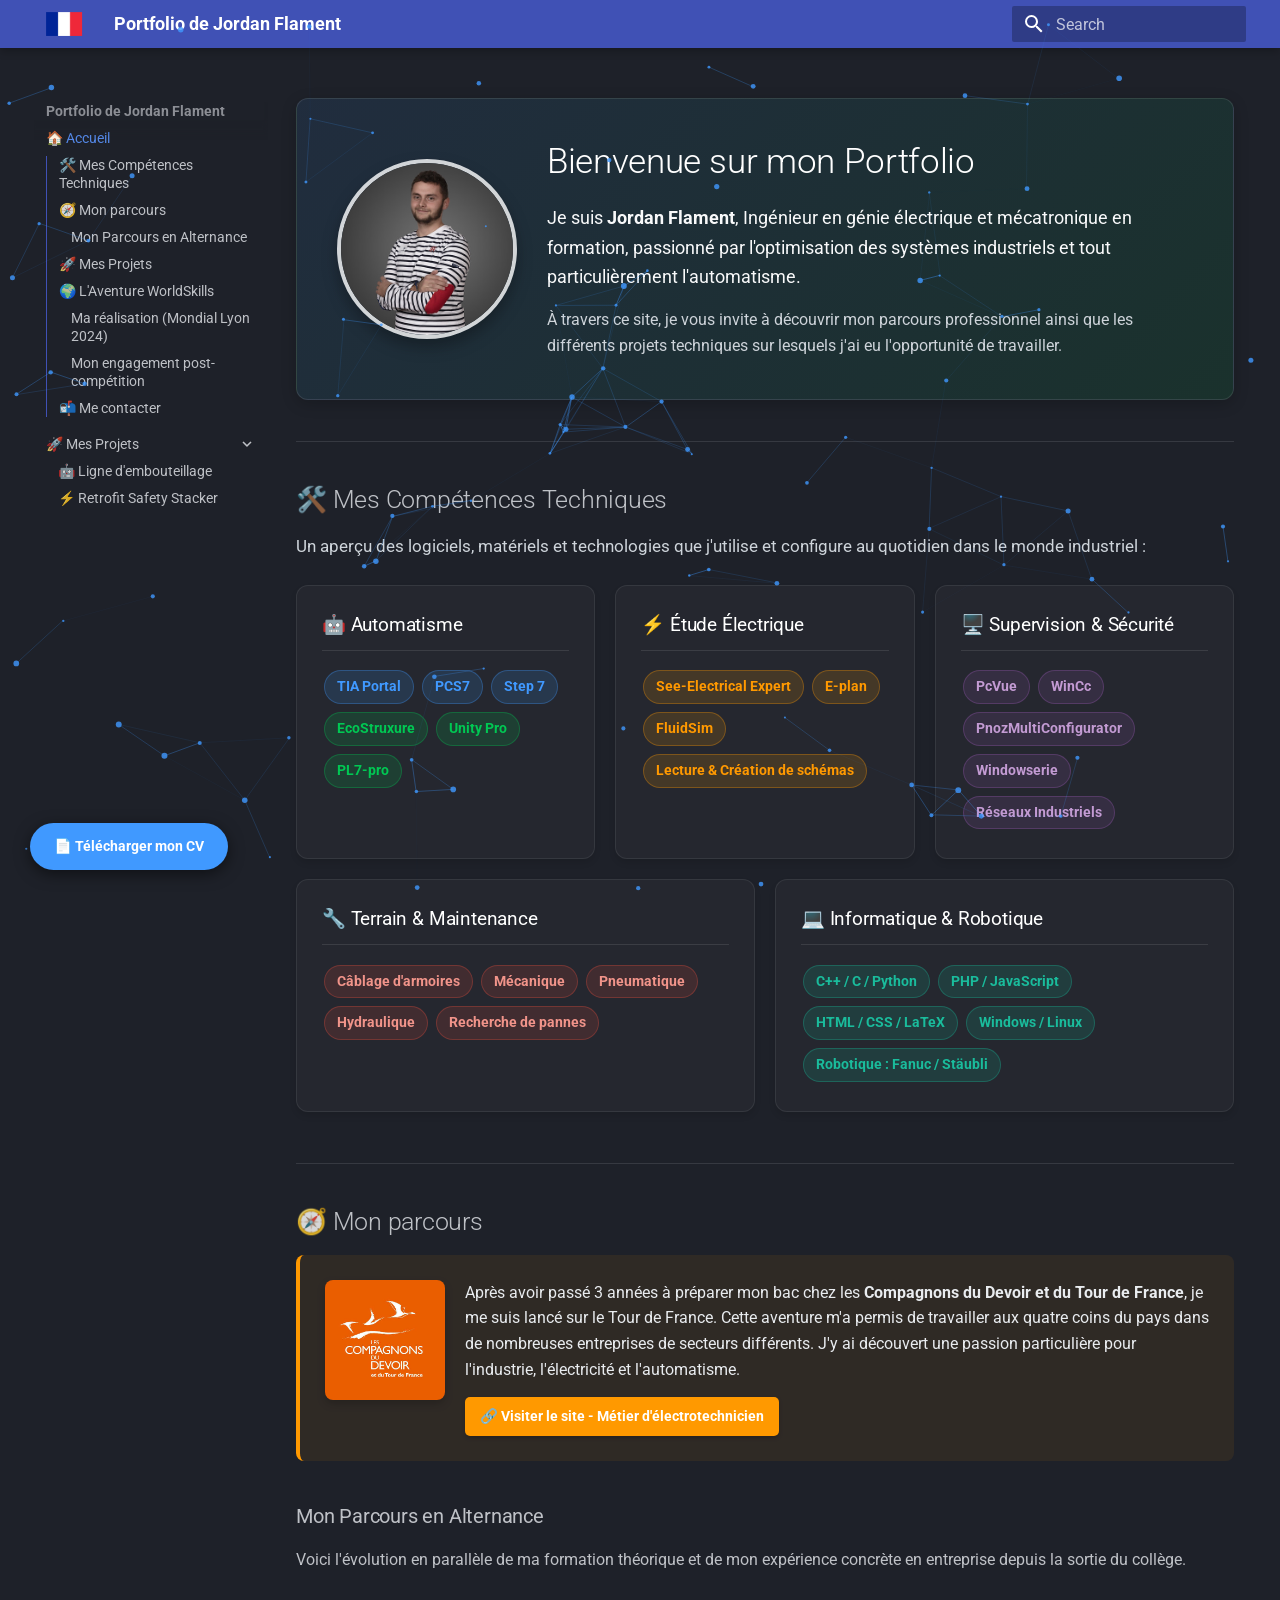
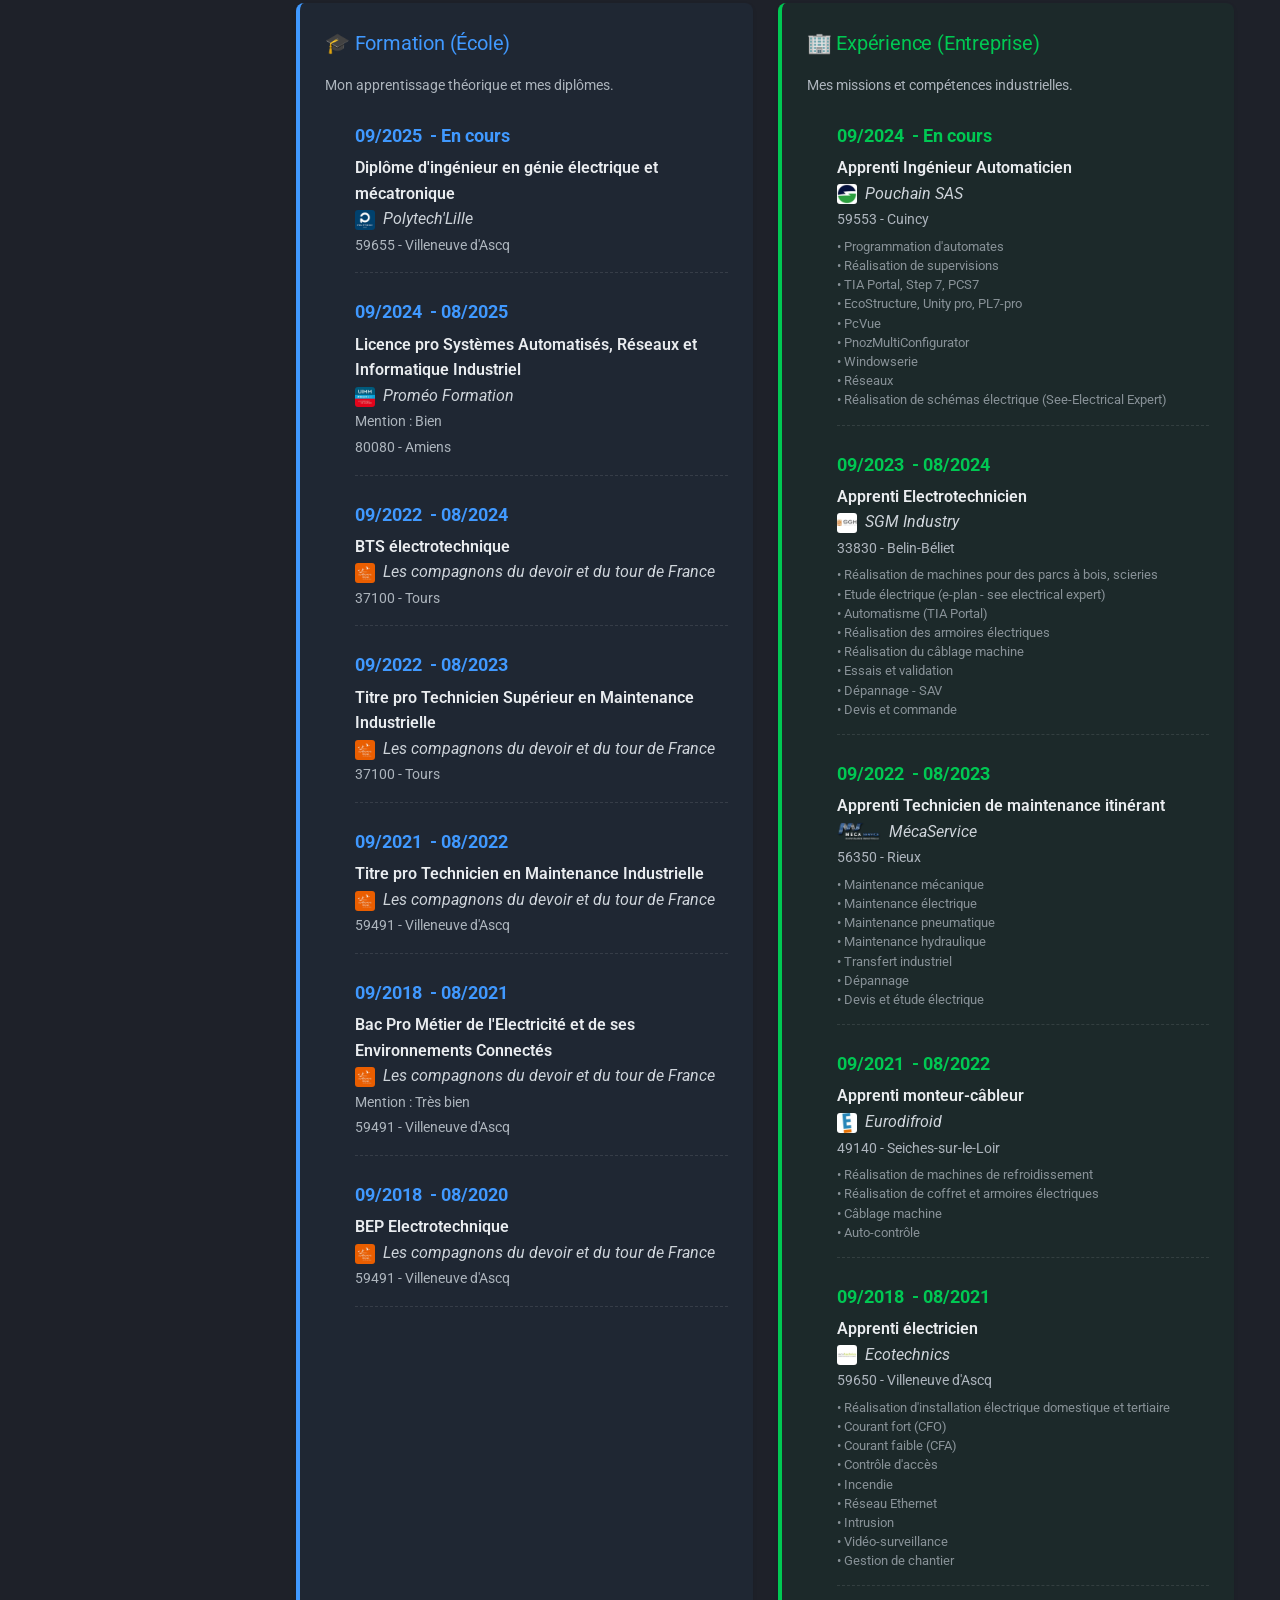
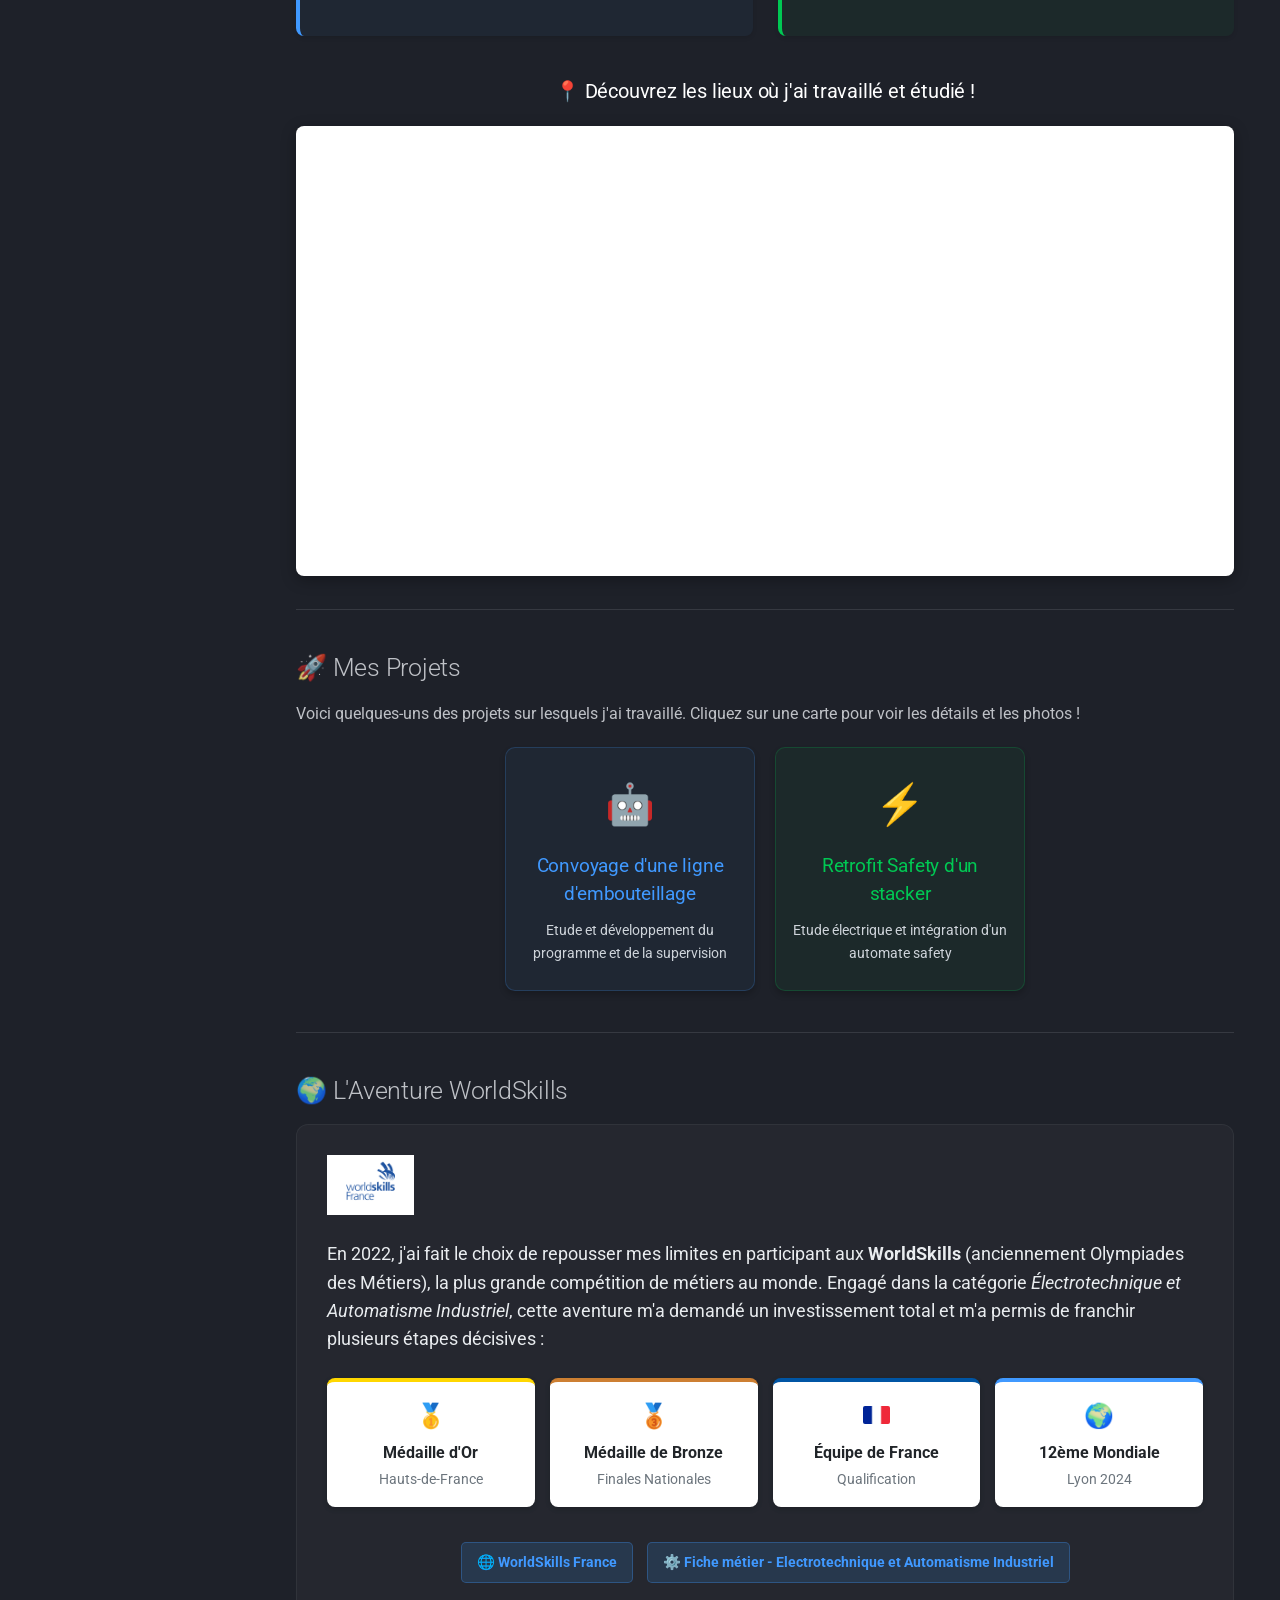
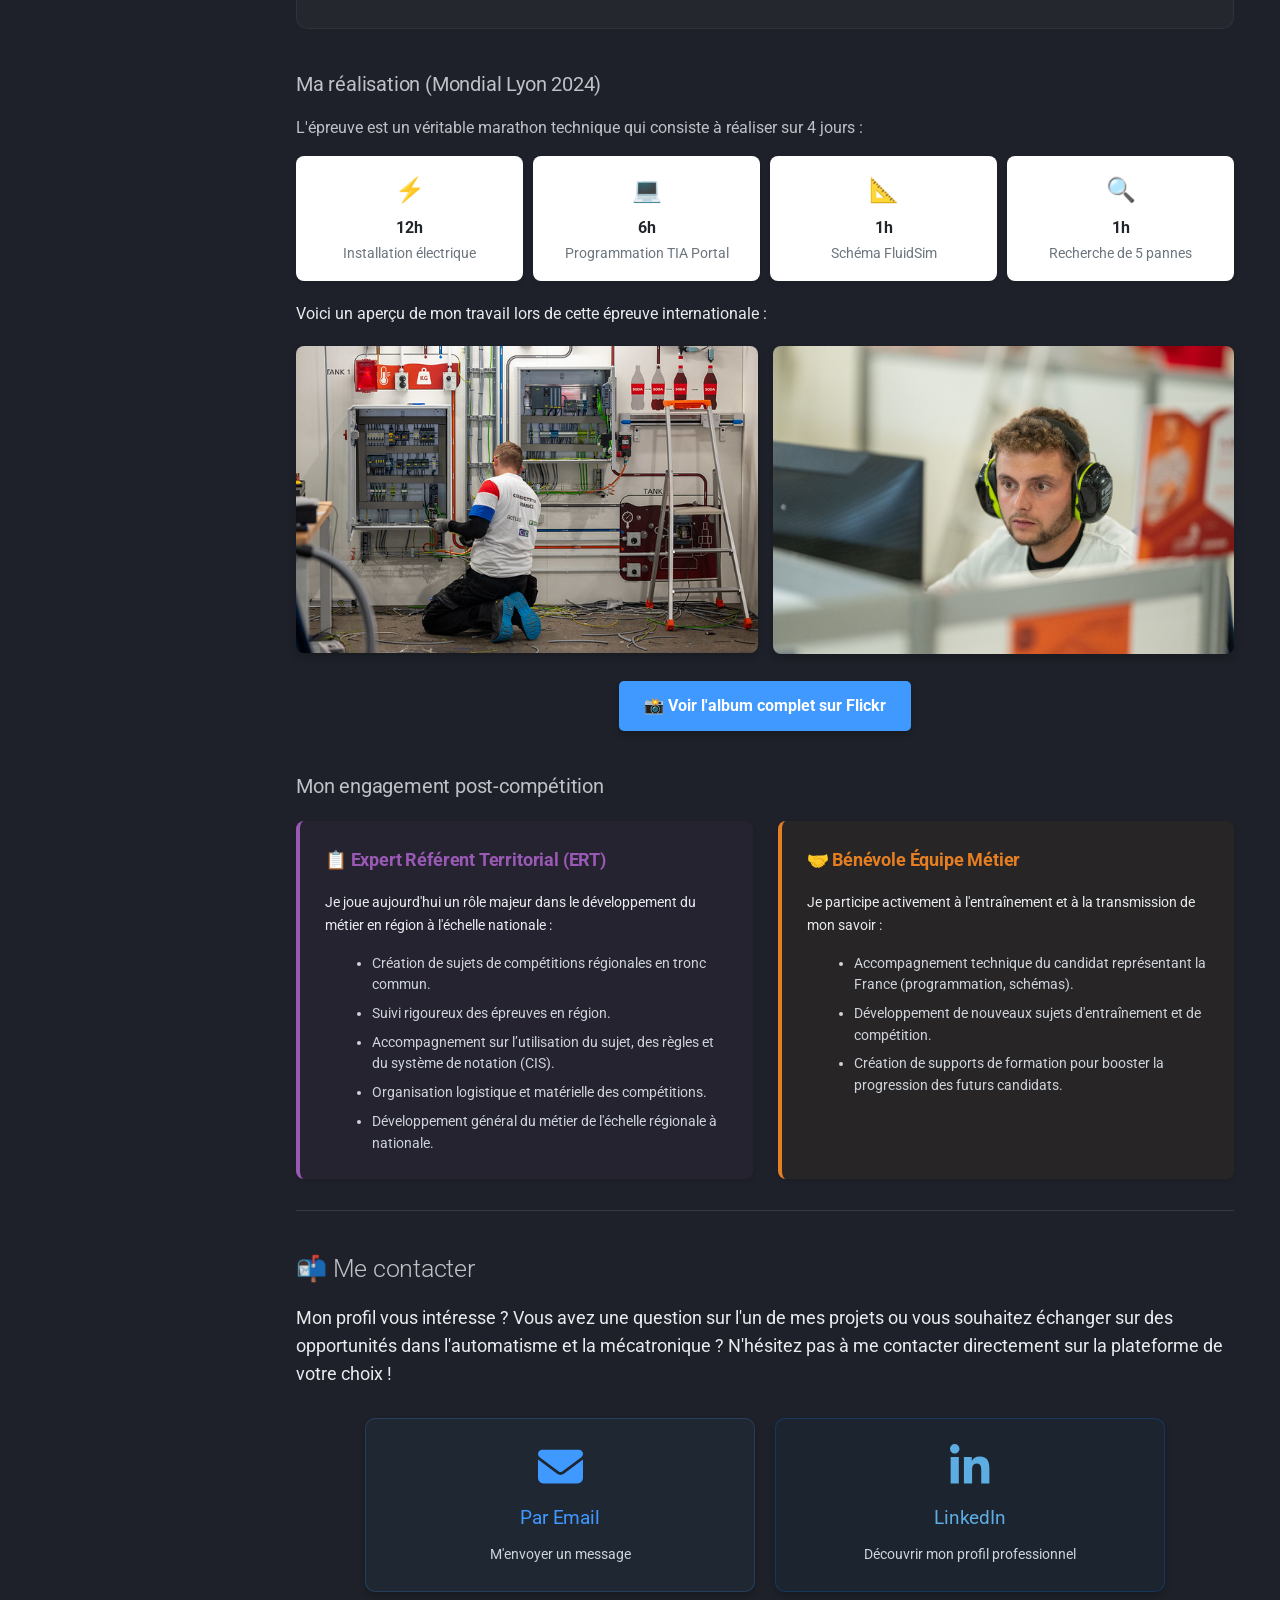
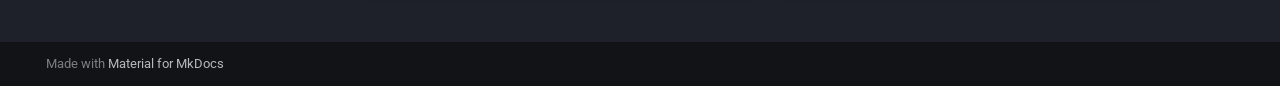
<file: index.html>
<!doctype html>
<html lang="en" class="no-js">
  <head>
    
      <meta charset="utf-8">
      <meta name="viewport" content="width=device-width,initial-scale=1">
      
      
      
      
      
        <link rel="next" href="projetYacco/">
      
      
        
      
      
      <link rel="icon" href="images/france.webp">
      <meta name="generator" content="mkdocs-1.6.1, mkdocs-material-9.7.6">
    
    
      
        <title>Portfolio de Jordan Flament</title>
      
    
    
      <link rel="stylesheet" href="assets/stylesheets/main.484c7ddc.min.css">
      
        
        <link rel="stylesheet" href="assets/stylesheets/palette.ab4e12ef.min.css">
      
      


    
    
      
    
    
      
        
        
        <link rel="preconnect" href="https://fonts.gstatic.com" crossorigin>
        <link rel="stylesheet" href="https://fonts.googleapis.com/css?family=Roboto:300,300i,400,400i,700,700i%7CRoboto+Mono:400,400i,700,700i&display=fallback">
        <style>:root{--md-text-font:"Roboto";--md-code-font:"Roboto Mono"}</style>
      
    
    
      <link rel="stylesheet" href="css/extra.css">
    
    <script>__md_scope=new URL(".",location),__md_hash=e=>[...e].reduce(((e,_)=>(e<<5)-e+_.charCodeAt(0)),0),__md_get=(e,_=localStorage,t=__md_scope)=>JSON.parse(_.getItem(t.pathname+"."+e)),__md_set=(e,_,t=localStorage,a=__md_scope)=>{try{t.setItem(a.pathname+"."+e,JSON.stringify(_))}catch(e){}}</script>
    
      
  


  
  

<script id="__analytics">function __md_analytics(){function e(){dataLayer.push(arguments)}window.dataLayer=window.dataLayer||[],e("js",new Date),e("config","G-06NNT8QSN9"),document.addEventListener("DOMContentLoaded",(function(){document.forms.search&&document.forms.search.query.addEventListener("blur",(function(){this.value&&e("event","search",{search_term:this.value})}));document$.subscribe((function(){var t=document.forms.feedback;if(void 0!==t)for(var a of t.querySelectorAll("[type=submit]"))a.addEventListener("click",(function(a){a.preventDefault();var n=document.location.pathname,d=this.getAttribute("data-md-value");e("event","feedback",{page:n,data:d}),t.firstElementChild.disabled=!0;var r=t.querySelector(".md-feedback__note [data-md-value='"+d+"']");r&&(r.hidden=!1)})),t.hidden=!1})),location$.subscribe((function(t){e("config","G-06NNT8QSN9",{page_path:t.pathname})}))}));var t=document.createElement("script");t.async=!0,t.src="https://www.googletagmanager.com/gtag/js?id=G-06NNT8QSN9",document.getElementById("__analytics").insertAdjacentElement("afterEnd",t)}</script>
  
    <script>"undefined"!=typeof __md_analytics&&__md_analytics()</script>
  

    
    
  </head>
  
  
    
    
    
    
    
    <body dir="ltr" data-md-color-scheme="slate" data-md-color-primary="indigo" data-md-color-accent="blue">
  
    
    <input class="md-toggle" data-md-toggle="drawer" type="checkbox" id="__drawer" autocomplete="off">
    <input class="md-toggle" data-md-toggle="search" type="checkbox" id="__search" autocomplete="off">
    <label class="md-overlay" for="__drawer"></label>
    <div data-md-component="skip">
      
        
        <a href="#mes-competences-techniques" class="md-skip">
          Skip to content
        </a>
      
    </div>
    <div data-md-component="announce">
      
    </div>
    
    
      

  

<header class="md-header md-header--shadow" data-md-component="header">
  <nav class="md-header__inner md-grid" aria-label="Header">
    <a href="." title="Portfolio de Jordan Flament" class="md-header__button md-logo" aria-label="Portfolio de Jordan Flament" data-md-component="logo">
      
  <img src="images/france.webp" alt="logo">

    </a>
    <label class="md-header__button md-icon" for="__drawer">
      
      <svg xmlns="http://www.w3.org/2000/svg" viewBox="0 0 24 24"><path d="M3 6h18v2H3zm0 5h18v2H3zm0 5h18v2H3z"/></svg>
    </label>
    <div class="md-header__title" data-md-component="header-title">
      <div class="md-header__ellipsis">
        <div class="md-header__topic">
          <span class="md-ellipsis">
            Portfolio de Jordan Flament
          </span>
        </div>
        <div class="md-header__topic" data-md-component="header-topic">
          <span class="md-ellipsis">
            
              🏠 Accueil
            
          </span>
        </div>
      </div>
    </div>
    
      
    
    
    
    
      
      
        <label class="md-header__button md-icon" for="__search">
          
          <svg xmlns="http://www.w3.org/2000/svg" viewBox="0 0 24 24"><path d="M9.5 3A6.5 6.5 0 0 1 16 9.5c0 1.61-.59 3.09-1.56 4.23l.27.27h.79l5 5-1.5 1.5-5-5v-.79l-.27-.27A6.52 6.52 0 0 1 9.5 16 6.5 6.5 0 0 1 3 9.5 6.5 6.5 0 0 1 9.5 3m0 2C7 5 5 7 5 9.5S7 14 9.5 14 14 12 14 9.5 12 5 9.5 5"/></svg>
        </label>
        <div class="md-search" data-md-component="search" role="dialog">
  <label class="md-search__overlay" for="__search"></label>
  <div class="md-search__inner" role="search">
    <form class="md-search__form" name="search">
      <input type="text" class="md-search__input" name="query" aria-label="Search" placeholder="Search" autocapitalize="off" autocorrect="off" autocomplete="off" spellcheck="false" data-md-component="search-query" required>
      <label class="md-search__icon md-icon" for="__search">
        
        <svg xmlns="http://www.w3.org/2000/svg" viewBox="0 0 24 24"><path d="M9.5 3A6.5 6.5 0 0 1 16 9.5c0 1.61-.59 3.09-1.56 4.23l.27.27h.79l5 5-1.5 1.5-5-5v-.79l-.27-.27A6.52 6.52 0 0 1 9.5 16 6.5 6.5 0 0 1 3 9.5 6.5 6.5 0 0 1 9.5 3m0 2C7 5 5 7 5 9.5S7 14 9.5 14 14 12 14 9.5 12 5 9.5 5"/></svg>
        
        <svg xmlns="http://www.w3.org/2000/svg" viewBox="0 0 24 24"><path d="M20 11v2H8l5.5 5.5-1.42 1.42L4.16 12l7.92-7.92L13.5 5.5 8 11z"/></svg>
      </label>
      <nav class="md-search__options" aria-label="Search">
        
        <button type="reset" class="md-search__icon md-icon" title="Clear" aria-label="Clear" tabindex="-1">
          
          <svg xmlns="http://www.w3.org/2000/svg" viewBox="0 0 24 24"><path d="M19 6.41 17.59 5 12 10.59 6.41 5 5 6.41 10.59 12 5 17.59 6.41 19 12 13.41 17.59 19 19 17.59 13.41 12z"/></svg>
        </button>
      </nav>
      
    </form>
    <div class="md-search__output">
      <div class="md-search__scrollwrap" tabindex="0" data-md-scrollfix>
        <div class="md-search-result" data-md-component="search-result">
          <div class="md-search-result__meta">
            Initializing search
          </div>
          <ol class="md-search-result__list" role="presentation"></ol>
        </div>
      </div>
    </div>
  </div>
</div>
      
    
    
  </nav>
  
</header>
    
    <div class="md-container" data-md-component="container">
      
      
        
          
        
      
      <main class="md-main" data-md-component="main">
        <div class="md-main__inner md-grid">
          
            
              
              <div class="md-sidebar md-sidebar--primary" data-md-component="sidebar" data-md-type="navigation" >
                <div class="md-sidebar__scrollwrap">
                  <div class="md-sidebar__inner">
                    



  

<nav class="md-nav md-nav--primary md-nav--integrated" aria-label="Navigation" data-md-level="0">
  <label class="md-nav__title" for="__drawer">
    <a href="." title="Portfolio de Jordan Flament" class="md-nav__button md-logo" aria-label="Portfolio de Jordan Flament" data-md-component="logo">
      
  <img src="images/france.webp" alt="logo">

    </a>
    Portfolio de Jordan Flament
  </label>
  
  <ul class="md-nav__list" data-md-scrollfix>
    
      
      
  
  
    
  
  
  
    <li class="md-nav__item md-nav__item--active">
      
      <input class="md-nav__toggle md-toggle" type="checkbox" id="__toc">
      
      
      
        <label class="md-nav__link md-nav__link--active" for="__toc">
          
  
  
  <span class="md-ellipsis">
    
  
    🏠 Accueil
  

    
  </span>
  
  

          <span class="md-nav__icon md-icon"></span>
        </label>
      
      <a href="." class="md-nav__link md-nav__link--active">
        
  
  
  <span class="md-ellipsis">
    
  
    🏠 Accueil
  

    
  </span>
  
  

      </a>
      
        

<nav class="md-nav md-nav--secondary" aria-label="Table of contents">
  
  
  
  
    <label class="md-nav__title" for="__toc">
      <span class="md-nav__icon md-icon"></span>
      Table of contents
    </label>
    <ul class="md-nav__list" data-md-component="toc" data-md-scrollfix>
      
        <li class="md-nav__item">
  <a href="#mes-competences-techniques" class="md-nav__link">
    <span class="md-ellipsis">
      
        🛠️ Mes Compétences Techniques
      
    </span>
  </a>
  
</li>
      
        <li class="md-nav__item">
  <a href="#mon-parcours" class="md-nav__link">
    <span class="md-ellipsis">
      
        🧭 Mon parcours
      
    </span>
  </a>
  
    <nav class="md-nav" aria-label="🧭 Mon parcours">
      <ul class="md-nav__list">
        
          <li class="md-nav__item">
  <a href="#mon-parcours-en-alternance" class="md-nav__link">
    <span class="md-ellipsis">
      
        Mon Parcours en Alternance
      
    </span>
  </a>
  
</li>
        
      </ul>
    </nav>
  
</li>
      
        <li class="md-nav__item">
  <a href="#mes-projets" class="md-nav__link">
    <span class="md-ellipsis">
      
        🚀 Mes Projets
      
    </span>
  </a>
  
</li>
      
        <li class="md-nav__item">
  <a href="#laventure-worldskills" class="md-nav__link">
    <span class="md-ellipsis">
      
        🌍 L'Aventure WorldSkills
      
    </span>
  </a>
  
    <nav class="md-nav" aria-label="🌍 L&#39;Aventure WorldSkills">
      <ul class="md-nav__list">
        
          <li class="md-nav__item">
  <a href="#ma-realisation-mondial-lyon-2024" class="md-nav__link">
    <span class="md-ellipsis">
      
        Ma réalisation (Mondial Lyon 2024)
      
    </span>
  </a>
  
</li>
        
          <li class="md-nav__item">
  <a href="#mon-engagement-post-competition" class="md-nav__link">
    <span class="md-ellipsis">
      
        Mon engagement post-compétition
      
    </span>
  </a>
  
</li>
        
      </ul>
    </nav>
  
</li>
      
        <li class="md-nav__item">
  <a href="#me-contacter" class="md-nav__link">
    <span class="md-ellipsis">
      
        📬 Me contacter
      
    </span>
  </a>
  
</li>
      
    </ul>
  
</nav>
      
    </li>
  

    
      
      
  
  
  
  
    
    
    
    
    
    <li class="md-nav__item md-nav__item--nested">
      
        
        
          
        
        <input class="md-nav__toggle md-toggle md-toggle--indeterminate" type="checkbox" id="__nav_2" >
        
          
          <label class="md-nav__link" for="__nav_2" id="__nav_2_label" tabindex="0">
            
  
  
  <span class="md-ellipsis">
    
  
    🚀 Mes Projets
  

    
  </span>
  
  

            <span class="md-nav__icon md-icon"></span>
          </label>
        
        <nav class="md-nav" data-md-level="1" aria-labelledby="__nav_2_label" aria-expanded="false">
          <label class="md-nav__title" for="__nav_2">
            <span class="md-nav__icon md-icon"></span>
            
  
    🚀 Mes Projets
  

          </label>
          <ul class="md-nav__list" data-md-scrollfix>
            
              
                
  
  
  
  
    <li class="md-nav__item">
      <a href="projetYacco/" class="md-nav__link">
        
  
  
  <span class="md-ellipsis">
    
  
    🤖 Ligne d'embouteillage
  

    
  </span>
  
  

      </a>
    </li>
  

              
            
              
                
  
  
  
  
    <li class="md-nav__item">
      <a href="projetKingspan/" class="md-nav__link">
        
  
  
  <span class="md-ellipsis">
    
  
    ⚡ Retrofit Safety Stacker
  

    
  </span>
  
  

      </a>
    </li>
  

              
            
          </ul>
        </nav>
      
    </li>
  

    
  </ul>
</nav>
                  </div>
                </div>
              </div>
            
            
          
          
            <div class="md-content" data-md-component="content">
              
              <article class="md-content__inner md-typeset">
                
                  



<!--

<img src="images/profil.jpg" alt="Photo de profil" width="220" style="float: left; margin-right: 30px; margin-bottom: 10px; border-radius: 8px; box-shadow: 0 4px 8px rgba(0,0,0,0.1);">

# Bienvenue sur mon Portfolio

Je suis Jordan Flament, Ingénieur en génie électrique et mécatronique en formation, passionné par l'optimisation des systèmes industriels en particulier l'automatisme.

À travers ce site, je vous invite à découvrir mon parcours professionnel ainsi que les différents projets techniques sur lesquels j'ai eu l'opportunité de travailler.

<div style="clear: both;"></div>

---

## Mon parcours

<img src="images/compagnons.jpg" alt="Logo Compagnons du Devoir" width="120" style="float: left; margin-right: 20px; margin-bottom: 10px; border-radius: 8px; box-shadow: 0 4px 8px rgba(0,0,0,0.1);">

Après avoir réalisé 3 années à préparer mon bac chez les Compagnons du Devoir et du Tour de France, je me suis lancé sur le Tour de France qui m'a permis de travailler aux quatre coins de la France dans de nombreuses entreprises de secteurs différents. J'ai pu me découvrir une passion particulière pour l'industrie, en particulier l'électricité et l'automatisme.

<div style="clear: both;"></div>

<a href="https://compagnons-du-devoir.com/les-metiers/electrotechnique/" target="_blank" style="color: #4099ff; font-weight: bold; text-decoration: none;">Visitez le site des compagnons du devoir et du tour de France - Métier d'électrotechnicien ↗</a>

### Mon Parcours en Alternance

Voici l'évolution en parallèle de ma formation théorique et de mon expérience concrète en entreprise depuis la sortie du collège.

<div style="display: flex; gap: 25px; flex-wrap: wrap; margin-top: 30px; margin-bottom: 30px;">

  <div style="flex: 1; min-width: 300px; background: rgba(64, 153, 255, 0.05); padding: 25px; border-radius: 8px; border-left: 4px solid #4099ff; box-shadow: 0 2px 4px rgba(0,0,0,0.05);">
    <h3 style="margin-top: 0; color: #4099ff; display: flex; align-items: center; gap: 10px;">
      🎓 Formation (École)
    </h3>
    <p style="margin-bottom: 25px; font-size: 0.9em; opacity: 0.8;">Mon apprentissage théorique et mes diplômes.</p>

    <ul style="list-style: none; padding-left: 0; margin-bottom: 0;">
      <li style="margin-bottom: 25px; border-bottom: 1px dashed rgba(128,128,128,0.2); padding-bottom: 15px;">
        <span style="font-weight: bold; display: block; font-size: 1.1em; color: #4099ff;">09/&#8203;2025 - En cours</span>
        <span style="font-weight: 600; display: block; margin-top: 5px;">Diplôme d'ingénieur en génie électrique et mécatronique</span>
        <span style="font-style: italic; opacity: 0.9;">
          <img src="../images/polytech.jpg" style="height: 20px; vertical-align: middle; margin-right: 8px; border-radius: 3px;">Polytech'Lille
        </span><br>
        <span style="font-style: normal; font-size: 0.9em; opacity: 0.9;">59655 - Villeneuve d'Ascq</span>
      </li>
      <li style="margin-bottom: 25px; border-bottom: 1px dashed rgba(128,128,128,0.2); padding-bottom: 15px;">
        <span style="font-weight: bold; display: block; font-size: 1.1em; color: #4099ff;">09/&#8203;2024 - 08/2025</span>
        <span style="font-weight: 600; display: block; margin-top: 5px;">Licence pro Systèmes Automatisés, Réseaux et Informatique Industriel</span>
        <span style="font-style: italic; opacity: 0.9;">
          <img src="../images/promeo.jpg" style="height: 20px; vertical-align: middle; margin-right: 8px; border-radius: 3px;">Proméo Formation
        </span><br>
        <span style="font-style: normal; font-size: 0.9em; opacity: 0.9;">Mention : Bien</span><br>
        <span style="font-style: normal; font-size: 0.9em; opacity: 0.9;">80080 - Amiens</span>
      </li>
      <li style="margin-bottom: 25px; border-bottom: 1px dashed rgba(128,128,128,0.2); padding-bottom: 15px;">
        <span style="font-weight: bold; display: block; font-size: 1.1em; color: #4099ff;">09/&#8203;2022 - 08/2024</span>
        <span style="font-weight: 600; display: block; margin-top: 5px;">BTS électrotechnique</span>
        <span style="font-style: italic; opacity: 0.9;">
          <img src="../images/compagnons.jpg" style="height: 20px; vertical-align: middle; margin-right: 8px; border-radius: 3px;">Les compagnons du devoir et du tour de France
        </span><br>
        <span style="font-style: normal; font-size: 0.9em; opacity: 0.9;">37100 - Tours</span>
      </li>
      <li style="margin-bottom: 25px; border-bottom: 1px dashed rgba(128,128,128,0.2); padding-bottom: 15px;">
        <span style="font-weight: bold; display: block; font-size: 1.1em; color: #4099ff;">09/&#8203;2022 - 08/2023</span>
        <span style="font-weight: 600; display: block; margin-top: 5px;">Titre pro Technicien Supérieur en Maintenance Industrielle</span>
        <span style="font-style: italic; opacity: 0.9;">
          <img src="../images/compagnons.jpg" style="height: 20px; vertical-align: middle; margin-right: 8px; border-radius: 3px;">Les compagnons du devoir et du tour de France
        </span><br>
        <span style="font-style: normal; font-size: 0.9em; opacity: 0.9;">37100 - Tours</span>
      </li>
      <li style="margin-bottom: 25px; border-bottom: 1px dashed rgba(128,128,128,0.2); padding-bottom: 15px;">
        <span style="font-weight: bold; display: block; font-size: 1.1em; color: #4099ff;">09/&#8203;2021 - 08/2022</span>
        <span style="font-weight: 600; display: block; margin-top: 5px;">Titre pro Technicien en Maintenance Industrielle</span>
        <span style="font-style: italic; opacity: 0.9;">
          <img src="../images/compagnons.jpg" style="height: 20px; vertical-align: middle; margin-right: 8px; border-radius: 3px;">Les compagnons du devoir et du tour de France
        </span><br>
        <span style="font-style: normal; font-size: 0.9em; opacity: 0.9;">59491 - Villeneuve d'Ascq</span>
      </li>
      <li style="margin-bottom: 25px; border-bottom: 1px dashed rgba(128,128,128,0.2); padding-bottom: 15px;">
        <span style="font-weight: bold; display: block; font-size: 1.1em; color: #4099ff;">09/&#8203;2018 - 08/2021</span>
        <span style="font-weight: 600; display: block; margin-top: 5px;">Bac Pro Métier de l'Electricité et de ses Environnements Connectés</span>
        <span style="font-style: italic; opacity: 0.9;">
          <img src="../images/compagnons.jpg" style="height: 20px; vertical-align: middle; margin-right: 8px; border-radius: 3px;">Les compagnons du devoir et du tour de France
        </span><br>
        <span style="font-style: normal; font-size: 0.9em; opacity: 0.9;">Mention : Très bien</span><br>
        <span style="font-style: normal; font-size: 0.9em; opacity: 0.9;">59491 - Villeneuve d'Ascq</span>
      </li>
      <li style="margin-bottom: 25px; border-bottom: 1px dashed rgba(128,128,128,0.2); padding-bottom: 15px;">
        <span style="font-weight: bold; display: block; font-size: 1.1em; color: #4099ff;">09/&#8203;2018 - 08/2020</span>
        <span style="font-weight: 600; display: block; margin-top: 5px;">BEP Electrotechnique</span>
        <span style="font-style: italic; opacity: 0.9;">
          <img src="../images/compagnons.jpg" style="height: 20px; vertical-align: middle; margin-right: 8px; border-radius: 3px;">Les compagnons du devoir et du tour de France
        </span><br>
        <span style="font-style: normal; font-size: 0.9em; opacity: 0.9;">59491 - Villeneuve d'Ascq</span>
      </li>
    </ul>
  </div>

  <div style="flex: 1; min-width: 300px; background: rgba(0, 200, 83, 0.05); padding: 25px; border-radius: 8px; border-left: 4px solid #00c853; box-shadow: 0 2px 4px rgba(0,0,0,0.05);">
    <h3 style="margin-top: 0; color: #00c853; display: flex; align-items: center; gap: 10px;">
      🏢 Expérience (Entreprise)
    </h3>
    <p style="margin-bottom: 25px; font-size: 0.9em; opacity: 0.8;">Mes missions et compétences industrielles.</p>

    <ul style="list-style: none; padding-left: 0; margin-bottom: 0;">
      <li style="margin-bottom: 25px; border-bottom: 1px dashed rgba(128,128,128,0.2); padding-bottom: 15px;">
        <span style="font-weight: bold; display: block; font-size: 1.1em; color: #00c853;">09/&#8203;2024 - En cours</span>
        <span style="font-weight: 600; display: block; margin-top: 5px;">Apprenti Ingénieur Automaticien</span>
        <span style="font-style: italic; opacity: 0.9;">
          <img src="../images/pouchain.jpg" style="height: 20px; vertical-align: middle; margin-right: 8px; border-radius: 3px;">Pouchain SAS
        </span><br>
        <span style="font-style: normal; font-size: 0.9em; opacity: 0.9;">59553 - Cuincy</span>
        <small style="display: block; margin-top: 5px; opacity: 0.8;">• Programmation d'automates <br>• Réalisation de supervisions <br>• TIA Portal, Step 7, PCS7<br>• EcoStructure, Unity pro, PL7-pro <br> • PcVue <br> • PnozMultiConfigurator <br>• Windowserie <br>• Réseaux <br>• Réalisation de schémas électrique (See-Electrical Expert) </small>
      </li>
      <li style="margin-bottom: 25px; border-bottom: 1px dashed rgba(128,128,128,0.2); padding-bottom: 15px;">
        <span style="font-weight: bold; display: block; font-size: 1.1em; color: #00c853;">09/&#8203;2023 - 08/&#8203;2024</span>
        <span style="font-weight: 600; display: block; margin-top: 5px;">Apprenti Electrotechnicien</span>
        <span style="font-style: italic; opacity: 0.9;">
          <img src="../images/sgm.jpg" style="height: 20px; vertical-align: middle; margin-right: 8px; border-radius: 3px;">SGM Industry
        </span><br>
        <span style="font-style: normal; font-size: 0.9em; opacity: 0.9;">33830 - Belin-Béliet</span>
        <small style="display: block; margin-top: 5px; opacity: 0.8;">• Réalisation de machines pour des parcs à bois, scieries <br> • Etude électrique (e-plan - see electrical expert) <br> • Automatisme (TIA Portal) <br> • Réalisation des armoires électriques<br> • Réalisation du câblage machine <br> • Essais et validation <br> • Dépannage - SAV <br> • Devis et commande </small>      
      </li>
      <li style="margin-bottom: 25px; border-bottom: 1px dashed rgba(128,128,128,0.2); padding-bottom: 15px;">
        <span style="font-weight: bold; display: block; font-size: 1.1em; color: #00c853;">09/&#8203;2022 - 08/&#8203;2023</span>
        <span style="font-weight: 600; display: block; margin-top: 5px;">Apprenti Technicien de maintenance itinérant</span>
        <span style="font-style: italic; opacity: 0.9;">
          <img src="../images/mecaservice.png" style="height: 20px; vertical-align: middle; margin-right: 8px; border-radius: 3px;">MécaService
        </span><br>
        <span style="font-style: normal; font-size: 0.9em; opacity: 0.9;">56350 - Rieux</span>
        <small style="display: block; margin-top: 5px; opacity: 0.8;">• Maintenance mécanique <br> • Maintenance électrique <br> • Maintenance pneumatique <br> • Maintenance hydraulique <br> • Transfert industriel <br> • Dépannage <br> • Devis et étude électrique </small>
      </li>
      <li style="margin-bottom: 25px; border-bottom: 1px dashed rgba(128,128,128,0.2); padding-bottom: 15px;">
        <span style="font-weight: bold; display: block; font-size: 1.1em; color: #00c853;">09/&#8203;2021 - 08/&#8203;2022</span>
        <span style="font-weight: 600; display: block; margin-top: 5px;">Apprenti monteur-câbleur</span>
        <span style="font-style: italic; opacity: 0.9;">
          <img src="../images/eurodifroid.jpg" style="height: 20px; vertical-align: middle; margin-right: 8px; border-radius: 3px;">Eurodifroid
        </span><br>
        <span style="font-style: normal; font-size: 0.9em; opacity: 0.9;">49140 - Seiches-sur-le-Loir</span>
        <small style="display: block; margin-top: 5px; opacity: 0.8;">• Réalisation de machines de refroidissement <br> • Réalisation de coffret et armoires électriques <br> • Câblage machine <br> • Auto-contrôle</small>
      </li> 
      <li style="margin-bottom: 25px; border-bottom: 1px dashed rgba(128,128,128,0.2); padding-bottom: 15px;">
        <span style="font-weight: bold; display: block; font-size: 1.1em; color: #00c853;">09/&#8203;2018 - 08/&#8203;2021</span>
        <span style="font-weight: 600; display: block; margin-top: 5px;">Apprenti électricien</span>
        <span style="font-style: italic; opacity: 0.9;">
          <img src="../images/ecotechnics.jpg" style="height: 20px; vertical-align: middle; margin-right: 8px; border-radius: 3px;">Ecotechnics
        </span><br>
        <span style="font-style: normal; font-size: 0.9em; opacity: 0.9;">59650 - Villeneuve d'Ascq</span>
        <small style="display: block; margin-top: 5px; opacity: 0.8;">• Réalisation d'installation électrique domestique et tertiaire<br> • Courant fort (CFO) <br> • Courant faible (CFA) <br> • Contrôle d'accès <br> • Incendie <br> • Réseau Ethernet <br> • Intrusion <br> • Vidéo-surveillance <br> • Gestion de chantier </small>
      </li>        
    </ul>
  </div>

</div>

<div style="text-align: center; margin-top: 40px;">
  <h3>📍 Découvrez les lieux où j'ai travaillé et étudié !</h3>
  <iframe src="https://www.google.com/maps/d/u/0/embed?mid=19ZCTunMfb4iA7ofJiCRShvcs7SDFyaI&ehbc=2E312F" width="100%" height="450" style="border:0; border-radius: 8px; box-shadow: 0 4px 6px rgba(0,0,0,0.1);" allowfullscreen="" loading="lazy"></iframe>
</div>

---

## 🚀 Mes Projets

Voici quelques-uns des projets sur lesquels j'ai travaillé. Cliquez sur une carte pour voir les détails et les photos !

<div style="display: flex; gap: 20px; flex-wrap: wrap; justify-content: center; margin-top: 20px; margin-bottom: 40px;">

  <a href="projetYacco/" style="flex: 1; min-width: 200px; max-width: 250px; text-decoration: none;">
    <div style="background: rgba(64, 153, 255, 0.05); border: 1px solid rgba(64, 153, 255, 0.2); border-radius: 10px; padding: 25px 15px; text-align: center; box-shadow: 0 4px 6px rgba(0,0,0,0.05); height: 100%; transition: transform 0.2s;">
      <div style="font-size: 40px; margin-bottom: 15px;">🤖</div>
      <h3 style="margin: 0; color: #4099ff; font-size: 1.2em;">Convoyage d'une ligne d'embouteillage</h3>
      <p style="margin-top: 10px; font-size: 0.9em; opacity: 0.8; margin-bottom: 0; color: inherit;">Etude et développement du programme et de la supervision</p>
    </div>
  </a>

  <a href="projetKingspan/" style="flex: 1; min-width: 200px; max-width: 250px; text-decoration: none;">
    <div style="background: rgba(0, 200, 83, 0.05); border: 1px solid rgba(0, 200, 83, 0.2); border-radius: 10px; padding: 25px 15px; text-align: center; box-shadow: 0 4px 6px rgba(0,0,0,0.05); height: 100%;">
      <div style="font-size: 40px; margin-bottom: 15px;">⚡</div>
      <h3 style="margin: 0; color: #00c853; font-size: 1.2em;">Retrofit Safety d'un stacker</h3>
      <p style="margin-top: 10px; font-size: 0.9em; opacity: 0.8; margin-bottom: 0; color: inherit;">Etude électrique et intégration d'un automate safety</p>
    </div>
  </a>

</div>

---

## Worldskills

<img src="images/worldskills.png" alt="Logo WorldSkills" width="180" style="float: left; margin-right: 20px; margin-bottom: 10px; border-radius: 8px; box-shadow: 0 4px 8px rgba(0,0,0,0.1);">

En 2022, j'ai fait le choix de repousser mes limites en participant aux **WorldSkills** (anciennement Olympiades des Métiers), la plus grande compétition de métiers au monde.

Engagé dans la catégorie *Électrotechnique et Automatisme Industriel*, cette aventure m'a demandé un investissement total et m'a permis de franchir plusieurs étapes décisives :

<div style="clear: both;"></div>

* **🥇 Médaille d'Or - Région Hauts-de-France :** Cette première victoire m'a permis de me qualifier directement pour les épreuves nationales.
* **🥉 Médaille de Bronze - Finales Nationales :** Une place sur le podium qui m'a ouvert les portes des sélections très exigeantes de l'Équipe de France.
* **<img src="images/france.webp" alt="Drapeau Français" style="height: 18px; vertical-align: middle; margin-right: 5px; border-radius: 2px;"> Sélection en Équipe de France :** À l'issue d'une épreuve de départage intense entre les trois médaillés nationaux, j'ai décroché ma qualification pour représenter le pays à l'international.
* **🌍 12ème place Mondiale - Lyon 2024 :** L'aboutissement de ce parcours d'excellence, en affrontant les meilleurs talents de la planète lors de la compétition mondiale.

<br>
<a href="https://www.worldskills-france.org/" target="_blank" style="color: #4099ff; font-weight: bold; text-decoration: none;">Visitez le site de Worldskills France ↗</a><br>
<a href="https://www.worldskills-france.org/metiers/electrotechnique-et-automatisme-industriel/" target="_blank" style="color: #4099ff; font-weight: bold; text-decoration: none;">Visitez le site de Worldskills France du métier électrotechnique et automatisme industriel ↗</a>

### Ma réalisation (Mondial Lyon 2024)

L'épreuve consiste à réaliser sur 4 jours :

* Une installation électrique complète en 12h
* La programmation sous TIA portal de tous les composants en 6h
* La création d'un schéma électrique sous FluidSim en 1h
* Trouver 5 pannes en 1h

Voici un aperçu de mon travail lors de cette épreuve internationale :

<div style="display: flex; gap: 15px; flex-wrap: wrap; justify-content: center; margin-top: 20px; margin-bottom: 20px;">
  <a href="https://www.flickr.com/photos/worldskillsfrance/albums/72177720320070698" target="_blank" style="flex: 1; min-width: 300px;">
    <img src="images/photo1.jpg" alt="Photo 1" style="width: 100%; border-radius: 8px; box-shadow: 0 4px 8px rgba(0,0,0,0.1);">
  </a>
  <a href="https://www.flickr.com/photos/worldskillsfrance/albums/72177720320070698" target="_blank" style="flex: 1; min-width: 300px;">
    <img src="images/photo3.jpg" alt="Photo 2" style="width: 100%; border-radius: 8px; box-shadow: 0 4px 8px rgba(0,0,0,0.1);">
  </a>
</div>

<div style="text-align: center; margin-bottom: 30px;">
  <a href="https://www.flickr.com/photos/worldskillsfrance/albums/72177720320070698" target="_blank" style="background-color: #4099ff; color: white; padding: 10px 20px; text-decoration: none; border-radius: 5px; font-weight: bold; box-shadow: 0 4px 6px rgba(0,0,0,0.1);">Voir l'album complet sur Flickr ↗</a>
</div>

### Mon engagement en tant qu'Expert Référent Territorial (ERT)

Suite à mon parcours en tant que compétiteur, me voici de l'autre côté de la barrière à jouer un rôle majeur dans le développement du métier de **l'électrotechnique et automatisme industriel** en endossant le rôle d'**expert référent territorial** qui consiste à : 

* Création de sujets de compétitions régionales en tronc commun pour toutes les régions.
* Effectuer le suivi des épreuves régionales.
* Accompagner chaque région sur l’utilisation du sujet, des règles ainsi que du CIS (ce qui permet la notation des candidats).
* Contribution de manière générale au développement du métier de l'échelle régionale à l'échelle nationale.
* Gérer l'organisation des compétitons régionales avec l'aide des régions, aussi bien organisationnel que matériel.

### Mon engagement en tant que bénévole dans l'équipe métier en électrotechnique et automatisme industriel.

En plus de ma mission d'**expert référent téritorial**, je participe au développement du métier ainsi qu'à l'organisation des compétitons et des entraînements comme :

* Accompagner le candidat représentant la France durant sa préparation sur les aspects techniques de la compétition comme la programmation ou la création de schémas électrique.
* Développer des sujets de compétiton au niveau régionale et nationale.
* Développer des supports de formation pour permettre aux candidats de booster leur progression et d'acquérir un maximum de compétences.
-->

<!-- BOUTON CV FLOTTANT 
<a href="/images/CV.pdf" target="_blank" style="position: fixed; bottom: 30px; left: 30px; z-index: 9999; background-color: #4099ff; color: white; padding: 12px 24px; text-decoration: none; border-radius: 30px; font-weight: bold; font-size: 0.9em; box-shadow: 0 4px 15px rgba(0,0,0,0.3);">
  📄 Télécharger mon CV
</a>
-->

<div style="display: flex; align-items: center; gap: 30px; background: linear-gradient(135deg, rgba(64,153,255,0.1), rgba(0,200,83,0.1)); padding: 40px; border-radius: 12px; margin-bottom: 40px; border: 1px solid rgba(255,255,255,0.1); flex-wrap: wrap; box-shadow: 0 4px 15px rgba(0,0,0,0.2);">
  <img src="images/profil.jpg" alt="Photo de Jordan Flament" style="width: 180px; height: 180px; object-fit: cover; border-radius: 50%; border: 4px solid rgba(255,255,255,0.8); box-shadow: 0 8px 16px rgba(0,0,0,0.3); margin: 0 auto;">
  <div style="flex: 1; min-width: 300px; text-align: left;">
    <h1 style="margin-top: 0; margin-bottom: 15px; font-size: 2.2em; color: #ffffff;">Bienvenue sur mon Portfolio</h1>
    <p style="font-size: 1.15em; color: #f8f9fa; line-height: 1.6; margin-bottom: 10px;">Je suis <strong>Jordan Flament</strong>, Ingénieur en génie électrique et mécatronique en formation, passionné par l'optimisation des systèmes industriels et tout particulièrement l'automatisme.</p>
    <p style="font-size: 1em; color: #ced4da; margin-bottom: 0;">À travers ce site, je vous invite à découvrir mon parcours professionnel ainsi que les différents projets techniques sur lesquels j'ai eu l'opportunité de travailler.</p>
  </div>
</div>

<hr />
<h2 id="mes-competences-techniques">🛠️ Mes Compétences Techniques</h2>
<p style="font-size: 1.05em; color: #ced4da; margin-bottom: 25px;">Un aperçu des logiciels, matériels et technologies que j'utilise et configure au quotidien dans le monde industriel :</p>

<div style="display: flex; gap: 20px; flex-wrap: wrap; margin-bottom: 50px;">

  <div class="hover-card" style="flex: 1; min-width: 280px; background: rgba(255, 255, 255, 0.03); border: 1px solid rgba(255, 255, 255, 0.08); padding: 25px; border-radius: 12px; box-shadow: 0 4px 6px rgba(0,0,0,0.1);">
    <h3 style="margin-top: 0; color: #ffffff; font-size: 1.2em; border-bottom: 1px solid rgba(255,255,255,0.1); padding-bottom: 10px;">🤖 Automatisme</h3>
    <div style="margin-top: 15px;">
      <span style="display: inline-block; background: rgba(64,153,255,0.15); color: #4099ff; border: 1px solid rgba(64,153,255,0.3); padding: 5px 12px; border-radius: 20px; font-size: 0.85em; margin: 4px 2px; font-weight: bold;">TIA Portal</span>
      <span style="display: inline-block; background: rgba(64,153,255,0.15); color: #4099ff; border: 1px solid rgba(64,153,255,0.3); padding: 5px 12px; border-radius: 20px; font-size: 0.85em; margin: 4px 2px; font-weight: bold;">PCS7</span>
      <span style="display: inline-block; background: rgba(64,153,255,0.15); color: #4099ff; border: 1px solid rgba(64,153,255,0.3); padding: 5px 12px; border-radius: 20px; font-size: 0.85em; margin: 4px 2px; font-weight: bold;">Step 7</span>
      <span style="display: inline-block; background: rgba(0,200,83,0.15); color: #00c853; border: 1px solid rgba(0,200,83,0.3); padding: 5px 12px; border-radius: 20px; font-size: 0.85em; margin: 4px 2px; font-weight: bold;">EcoStruxure</span>
      <span style="display: inline-block; background: rgba(0,200,83,0.15); color: #00c853; border: 1px solid rgba(0,200,83,0.3); padding: 5px 12px; border-radius: 20px; font-size: 0.85em; margin: 4px 2px; font-weight: bold;">Unity Pro</span>
      <span style="display: inline-block; background: rgba(0,200,83,0.15); color: #00c853; border: 1px solid rgba(0,200,83,0.3); padding: 5px 12px; border-radius: 20px; font-size: 0.85em; margin: 4px 2px; font-weight: bold;">PL7-pro</span>
    </div>
  </div>

  <div class="hover-card" style="flex: 1; min-width: 280px; background: rgba(255, 255, 255, 0.03); border: 1px solid rgba(255, 255, 255, 0.08); padding: 25px; border-radius: 12px; box-shadow: 0 4px 6px rgba(0,0,0,0.1);">
    <h3 style="margin-top: 0; color: #ffffff; font-size: 1.2em; border-bottom: 1px solid rgba(255,255,255,0.1); padding-bottom: 10px;">⚡ Étude Électrique</h3>
    <div style="margin-top: 15px;">
      <span style="display: inline-block; background: rgba(255,153,0,0.15); color: #ff9900; border: 1px solid rgba(255,153,0,0.3); padding: 5px 12px; border-radius: 20px; font-size: 0.85em; margin: 4px 2px; font-weight: bold;">See-Electrical Expert</span>
      <span style="display: inline-block; background: rgba(255,153,0,0.15); color: #ff9900; border: 1px solid rgba(255,153,0,0.3); padding: 5px 12px; border-radius: 20px; font-size: 0.85em; margin: 4px 2px; font-weight: bold;">E-plan</span>
      <span style="display: inline-block; background: rgba(255,153,0,0.15); color: #ff9900; border: 1px solid rgba(255,153,0,0.3); padding: 5px 12px; border-radius: 20px; font-size: 0.85em; margin: 4px 2px; font-weight: bold;">FluidSim</span>
      <span style="display: inline-block; background: rgba(255,153,0,0.15); color: #ff9900; border: 1px solid rgba(255,153,0,0.3); padding: 5px 12px; border-radius: 20px; font-size: 0.85em; margin: 4px 2px; font-weight: bold;">Lecture & Création de schémas</span>
    </div>
  </div>

  <div class="hover-card" style="flex: 1; min-width: 280px; background: rgba(255, 255, 255, 0.03); border: 1px solid rgba(255, 255, 255, 0.08); padding: 25px; border-radius: 12px; box-shadow: 0 4px 6px rgba(0,0,0,0.1);">
    <h3 style="margin-top: 0; color: #ffffff; font-size: 1.2em; border-bottom: 1px solid rgba(255,255,255,0.1); padding-bottom: 10px;">🖥️ Supervision & Sécurité</h3>
    <div style="margin-top: 15px;">
      <span style="display: inline-block; background: rgba(155,89,182,0.15); color: #c39bd3; border: 1px solid rgba(155,89,182,0.3); padding: 5px 12px; border-radius: 20px; font-size: 0.85em; margin: 4px 2px; font-weight: bold;">PcVue</span>
      <span style="display: inline-block; background: rgba(155,89,182,0.15); color: #c39bd3; border: 1px solid rgba(155,89,182,0.3); padding: 5px 12px; border-radius: 20px; font-size: 0.85em; margin: 4px 2px; font-weight: bold;">WinCc</span>
      <span style="display: inline-block; background: rgba(155,89,182,0.15); color: #c39bd3; border: 1px solid rgba(155,89,182,0.3); padding: 5px 12px; border-radius: 20px; font-size: 0.85em; margin: 4px 2px; font-weight: bold;">PnozMultiConfigurator</span>
      <span style="display: inline-block; background: rgba(155,89,182,0.15); color: #c39bd3; border: 1px solid rgba(155,89,182,0.3); padding: 5px 12px; border-radius: 20px; font-size: 0.85em; margin: 4px 2px; font-weight: bold;">Windowserie</span>
      <span style="display: inline-block; background: rgba(155,89,182,0.15); color: #c39bd3; border: 1px solid rgba(155,89,182,0.3); padding: 5px 12px; border-radius: 20px; font-size: 0.85em; margin: 4px 2px; font-weight: bold;">Réseaux Industriels</span>
    </div>
  </div>

  <div class="hover-card" style="flex: 1; min-width: 280px; background: rgba(255, 255, 255, 0.03); border: 1px solid rgba(255, 255, 255, 0.08); padding: 25px; border-radius: 12px; box-shadow: 0 4px 6px rgba(0,0,0,0.1);">
    <h3 style="margin-top: 0; color: #ffffff; font-size: 1.2em; border-bottom: 1px solid rgba(255,255,255,0.1); padding-bottom: 10px;">🔧 Terrain & Maintenance</h3>
    <div style="margin-top: 15px;">
      <span style="display: inline-block; background: rgba(231,76,60,0.15); color: #f1948a; border: 1px solid rgba(231,76,60,0.3); padding: 5px 12px; border-radius: 20px; font-size: 0.85em; margin: 4px 2px; font-weight: bold;">Câblage d'armoires</span>
      <span style="display: inline-block; background: rgba(231,76,60,0.15); color: #f1948a; border: 1px solid rgba(231,76,60,0.3); padding: 5px 12px; border-radius: 20px; font-size: 0.85em; margin: 4px 2px; font-weight: bold;">Mécanique</span>
      <span style="display: inline-block; background: rgba(231,76,60,0.15); color: #f1948a; border: 1px solid rgba(231,76,60,0.3); padding: 5px 12px; border-radius: 20px; font-size: 0.85em; margin: 4px 2px; font-weight: bold;">Pneumatique</span>
      <span style="display: inline-block; background: rgba(231,76,60,0.15); color: #f1948a; border: 1px solid rgba(231,76,60,0.3); padding: 5px 12px; border-radius: 20px; font-size: 0.85em; margin: 4px 2px; font-weight: bold;">Hydraulique</span>
      <span style="display: inline-block; background: rgba(231,76,60,0.15); color: #f1948a; border: 1px solid rgba(231,76,60,0.3); padding: 5px 12px; border-radius: 20px; font-size: 0.85em; margin: 4px 2px; font-weight: bold;">Recherche de pannes</span>
    </div>
  </div>

  <div class="hover-card" style="flex: 1; min-width: 280px; background: rgba(255, 255, 255, 0.03); border: 1px solid rgba(255, 255, 255, 0.08); padding: 25px; border-radius: 12px; box-shadow: 0 4px 6px rgba(0,0,0,0.1);">
    <h3 style="margin-top: 0; color: #ffffff; font-size: 1.2em; border-bottom: 1px solid rgba(255,255,255,0.1); padding-bottom: 10px;">💻 Informatique & Robotique</h3>
    <div style="margin-top: 15px;">
      <span style="display: inline-block; background: rgba(26,188,156,0.15); color: #1abc9c; border: 1px solid rgba(26,188,156,0.3); padding: 5px 12px; border-radius: 20px; font-size: 0.85em; margin: 4px 2px; font-weight: bold;">C++ / C / Python</span>
      <span style="display: inline-block; background: rgba(26,188,156,0.15); color: #1abc9c; border: 1px solid rgba(26,188,156,0.3); padding: 5px 12px; border-radius: 20px; font-size: 0.85em; margin: 4px 2px; font-weight: bold;">PHP / JavaScript</span>
      <span style="display: inline-block; background: rgba(26,188,156,0.15); color: #1abc9c; border: 1px solid rgba(26,188,156,0.3); padding: 5px 12px; border-radius: 20px; font-size: 0.85em; margin: 4px 2px; font-weight: bold;">HTML / CSS / LaTeX</span>
      <span style="display: inline-block; background: rgba(26,188,156,0.15); color: #1abc9c; border: 1px solid rgba(26,188,156,0.3); padding: 5px 12px; border-radius: 20px; font-size: 0.85em; margin: 4px 2px; font-weight: bold;">Windows / Linux</span>
      <span style="display: inline-block; background: rgba(26,188,156,0.15); color: #1abc9c; border: 1px solid rgba(26,188,156,0.3); padding: 5px 12px; border-radius: 20px; font-size: 0.85em; margin: 4px 2px; font-weight: bold;">Robotique : Fanuc / Stäubli</span>
    </div>
  </div>

</div>

<hr />
<h2 id="mon-parcours">🧭 Mon parcours</h2>
<div style="display: flex; align-items: flex-start; gap: 20px; padding: 25px; background: rgba(255, 153, 0, 0.08); border-left: 4px solid #ff9900; border-radius: 8px; margin-bottom: 40px; flex-wrap: wrap;">
  <img src="images/compagnons.jpg" alt="Logo Compagnons du Devoir" style="width: 120px; border-radius: 8px; box-shadow: 0 4px 8px rgba(0,0,0,0.2); margin: 0 auto;">
  <div style="flex: 1; min-width: 250px;">
    <p style="margin-top: 0; margin-bottom: 15px; line-height: 1.6; color: #e9ecef;">Après avoir passé 3 années à préparer mon bac chez les <strong>Compagnons du Devoir et du Tour de France</strong>, je me suis lancé sur le Tour de France. Cette aventure m'a permis de travailler aux quatre coins du pays dans de nombreuses entreprises de secteurs différents. J'y ai découvert une passion particulière pour l'industrie, l'électricité et l'automatisme.</p>
    <a href="https://compagnons-du-devoir.com/les-metiers/electrotechnique/" target="_blank" style="display: inline-block; background-color: #ff9900; color: white; padding: 8px 15px; border-radius: 5px; text-decoration: none; font-weight: bold; font-size: 0.9em; box-shadow: 0 2px 4px rgba(0,0,0,0.2);">🔗 Visiter le site - Métier d'électrotechnicien</a>
  </div>
</div>

<h3 id="mon-parcours-en-alternance">Mon Parcours en Alternance</h3>
<p>Voici l'évolution en parallèle de ma formation théorique et de mon expérience concrète en entreprise depuis la sortie du collège.</p>
<div style="display: flex; gap: 25px; flex-wrap: wrap; margin-top: 30px; margin-bottom: 30px;">
  <!-- COLONNE ÉCOLE -->
  <div style="flex: 1; min-width: 300px; background: rgba(64, 153, 255, 0.05); padding: 25px; border-radius: 8px; border-left: 4px solid #4099ff; box-shadow: 0 2px 4px rgba(0,0,0,0.1);">
    <h3 style="margin-top: 0; color: #4099ff; display: flex; align-items: center; gap: 10px;">🎓 Formation (École)</h3>
    <p style="margin-bottom: 25px; font-size: 0.9em; color: #adb5bd;">Mon apprentissage théorique et mes diplômes.</p>

    <ul style="list-style: none; padding-left: 0; margin-bottom: 0; color: #e9ecef;">
      <li style="margin-bottom: 25px; border-bottom: 1px dashed rgba(255,255,255,0.1); padding-bottom: 15px;">
        <span style="font-weight: bold; display: block; font-size: 1.1em; color: #4099ff;">09/2025 &#8203; - En cours</span>
        <span style="font-weight: 600; display: block; margin-top: 5px;">Diplôme d'ingénieur en génie électrique et mécatronique</span>
        <span style="font-style: italic; color: #ced4da;">
          <img src="images/polytech.jpg" style="height: 20px; vertical-align: middle; margin-right: 8px; border-radius: 3px;">Polytech'Lille
        </span><br>
        <span style="font-style: normal; font-size: 0.9em; color: #adb5bd;">59655 - Villeneuve d'Ascq</span>
      </li>
      <li style="margin-bottom: 25px; border-bottom: 1px dashed rgba(255,255,255,0.1); padding-bottom: 15px;">
        <span style="font-weight: bold; display: block; font-size: 1.1em; color: #4099ff;">09/2024 &#8203; - 08/2025</span>
        <span style="font-weight: 600; display: block; margin-top: 5px;">Licence pro Systèmes Automatisés, Réseaux et Informatique Industriel</span>
        <span style="font-style: italic; color: #ced4da;">
          <img src="images/promeo.jpg" style="height: 20px; vertical-align: middle; margin-right: 8px; border-radius: 3px;">Proméo Formation
        </span><br>
        <span style="font-style: normal; font-size: 0.9em; color: #adb5bd;">Mention : Bien</span><br>
        <span style="font-style: normal; font-size: 0.9em; color: #adb5bd;">80080 - Amiens</span>
      </li>
      <li style="margin-bottom: 25px; border-bottom: 1px dashed rgba(255,255,255,0.1); padding-bottom: 15px;">
        <span style="font-weight: bold; display: block; font-size: 1.1em; color: #4099ff;">09/2022 &#8203; - 08/2024</span>
        <span style="font-weight: 600; display: block; margin-top: 5px;">BTS électrotechnique</span>
        <span style="font-style: italic; color: #ced4da;">
          <img src="images/compagnons.jpg" style="height: 20px; vertical-align: middle; margin-right: 8px; border-radius: 3px;">Les compagnons du devoir et du tour de France
        </span><br>
        <span style="font-style: normal; font-size: 0.9em; color: #adb5bd;">37100 - Tours</span>
      </li>
      <li style="margin-bottom: 25px; border-bottom: 1px dashed rgba(255,255,255,0.1); padding-bottom: 15px;">
        <span style="font-weight: bold; display: block; font-size: 1.1em; color: #4099ff;">09/2022 &#8203; - 08/2023</span>
        <span style="font-weight: 600; display: block; margin-top: 5px;">Titre pro Technicien Supérieur en Maintenance Industrielle</span>
        <span style="font-style: italic; color: #ced4da;">
          <img src="images/compagnons.jpg" style="height: 20px; vertical-align: middle; margin-right: 8px; border-radius: 3px;">Les compagnons du devoir et du tour de France
        </span><br>
        <span style="font-style: normal; font-size: 0.9em; color: #adb5bd;">37100 - Tours</span>
      </li>
      <li style="margin-bottom: 25px; border-bottom: 1px dashed rgba(255,255,255,0.1); padding-bottom: 15px;">
        <span style="font-weight: bold; display: block; font-size: 1.1em; color: #4099ff;">09/2021 &#8203; - 08/2022</span>
        <span style="font-weight: 600; display: block; margin-top: 5px;">Titre pro Technicien en Maintenance Industrielle</span>
        <span style="font-style: italic; color: #ced4da;">
          <img src="images/compagnons.jpg" style="height: 20px; vertical-align: middle; margin-right: 8px; border-radius: 3px;">Les compagnons du devoir et du tour de France
        </span><br>
        <span style="font-style: normal; font-size: 0.9em; color: #adb5bd;">59491 - Villeneuve d'Ascq</span>
      </li>
      <li style="margin-bottom: 25px; border-bottom: 1px dashed rgba(255,255,255,0.1); padding-bottom: 15px;">
        <span style="font-weight: bold; display: block; font-size: 1.1em; color: #4099ff;">09/2018 &#8203; - 08/2021</span>
        <span style="font-weight: 600; display: block; margin-top: 5px;">Bac Pro Métier de l'Electricité et de ses Environnements Connectés</span>
        <span style="font-style: italic; color: #ced4da;">
          <img src="images/compagnons.jpg" style="height: 20px; vertical-align: middle; margin-right: 8px; border-radius: 3px;">Les compagnons du devoir et du tour de France
        </span><br>
        <span style="font-style: normal; font-size: 0.9em; color: #adb5bd;">Mention : Très bien</span><br>
        <span style="font-style: normal; font-size: 0.9em; color: #adb5bd;">59491 - Villeneuve d'Ascq</span>
      </li>
      <li style="margin-bottom: 25px; border-bottom: 1px dashed rgba(255,255,255,0.1); padding-bottom: 15px;">
        <span style="font-weight: bold; display: block; font-size: 1.1em; color: #4099ff;">09/2018 &#8203; - 08/2020</span>
        <span style="font-weight: 600; display: block; margin-top: 5px;">BEP Electrotechnique</span>
        <span style="font-style: italic; color: #ced4da;">
          <img src="images/compagnons.jpg" style="height: 20px; vertical-align: middle; margin-right: 8px; border-radius: 3px;">Les compagnons du devoir et du tour de France
        </span><br>
        <span style="font-style: normal; font-size: 0.9em; color: #adb5bd;">59491 - Villeneuve d'Ascq</span>
      </li>
    </ul>
  </div>

  <!-- COLONNE ENTREPRISE -->
  <div style="flex: 1; min-width: 300px; background: rgba(0, 200, 83, 0.05); padding: 25px; border-radius: 8px; border-left: 4px solid #00c853; box-shadow: 0 2px 4px rgba(0,0,0,0.1);">
    <h3 style="margin-top: 0; color: #00c853; display: flex; align-items: center; gap: 10px;">🏢 Expérience (Entreprise)</h3>
    <p style="margin-bottom: 25px; font-size: 0.9em; color: #adb5bd;">Mes missions et compétences industrielles.</p>

    <ul style="list-style: none; padding-left: 0; margin-bottom: 0; color: #e9ecef;">
      <li style="margin-bottom: 25px; border-bottom: 1px dashed rgba(255,255,255,0.1); padding-bottom: 15px;">
        <span style="font-weight: bold; display: block; font-size: 1.1em; color: #00c853;">09/2024 &#8203; - En cours</span>
        <span style="font-weight: 600; display: block; margin-top: 5px;">Apprenti Ingénieur Automaticien</span>
        <span style="font-style: italic; color: #ced4da;">
          <img src="images/pouchain.jpg" style="height: 20px; vertical-align: middle; margin-right: 8px; border-radius: 3px;">Pouchain SAS
        </span><br>
        <span style="font-style: normal; font-size: 0.9em; color: #adb5bd;">59553 - Cuincy</span>
        <small style="display: block; margin-top: 5px; color: #adb5bd; line-height: 1.5;">• Programmation d'automates <br>• Réalisation de supervisions <br>• TIA Portal, Step 7, PCS7<br>• EcoStructure, Unity pro, PL7-pro <br> • PcVue <br> • PnozMultiConfigurator <br>• Windowserie <br>• Réseaux <br>• Réalisation de schémas électrique (See-Electrical Expert) </small>
      </li>
      <li style="margin-bottom: 25px; border-bottom: 1px dashed rgba(255,255,255,0.1); padding-bottom: 15px;">
        <span style="font-weight: bold; display: block; font-size: 1.1em; color: #00c853;">09/2023 &#8203; - 08/2024</span>
        <span style="font-weight: 600; display: block; margin-top: 5px;">Apprenti Electrotechnicien</span>
        <span style="font-style: italic; color: #ced4da;">
          <img src="images/sgm.jpg" style="height: 20px; vertical-align: middle; margin-right: 8px; border-radius: 3px;">SGM Industry
        </span><br>
        <span style="font-style: normal; font-size: 0.9em; color: #adb5bd;">33830 - Belin-Béliet</span>
        <small style="display: block; margin-top: 5px; color: #adb5bd; line-height: 1.5;">• Réalisation de machines pour des parcs à bois, scieries <br> • Etude électrique (e-plan - see electrical expert) <br> • Automatisme (TIA Portal) <br> • Réalisation des armoires électriques<br> • Réalisation du câblage machine <br> • Essais et validation <br> • Dépannage - SAV <br> • Devis et commande </small>      
      </li>
      <li style="margin-bottom: 25px; border-bottom: 1px dashed rgba(255,255,255,0.1); padding-bottom: 15px;">
        <span style="font-weight: bold; display: block; font-size: 1.1em; color: #00c853;">09/2022 &#8203; - 08/2023</span>
        <span style="font-weight: 600; display: block; margin-top: 5px;">Apprenti Technicien de maintenance itinérant</span>
        <span style="font-style: italic; color: #ced4da;">
          <img src="images/mecaservice.png" style="height: 20px; vertical-align: middle; margin-right: 8px; border-radius: 3px;">MécaService
        </span><br>
        <span style="font-style: normal; font-size: 0.9em; color: #adb5bd;">56350 - Rieux</span>
        <small style="display: block; margin-top: 5px; color: #adb5bd; line-height: 1.5;">• Maintenance mécanique <br> • Maintenance électrique <br> • Maintenance pneumatique <br> • Maintenance hydraulique <br> • Transfert industriel <br> • Dépannage <br> • Devis et étude électrique </small>
      </li>
      <li style="margin-bottom: 25px; border-bottom: 1px dashed rgba(255,255,255,0.1); padding-bottom: 15px;">
        <span style="font-weight: bold; display: block; font-size: 1.1em; color: #00c853;">09/2021 &#8203; - 08/2022</span>
        <span style="font-weight: 600; display: block; margin-top: 5px;">Apprenti monteur-câbleur</span>
        <span style="font-style: italic; color: #ced4da;">
          <img src="images/eurodifroid.jpg" style="height: 20px; vertical-align: middle; margin-right: 8px; border-radius: 3px;">Eurodifroid
        </span><br>
        <span style="font-style: normal; font-size: 0.9em; color: #adb5bd;">49140 - Seiches-sur-le-Loir</span>
        <small style="display: block; margin-top: 5px; color: #adb5bd; line-height: 1.5;">• Réalisation de machines de refroidissement <br> • Réalisation de coffret et armoires électriques <br> • Câblage machine <br> • Auto-contrôle</small>
      </li> 
      <li style="margin-bottom: 25px; border-bottom: 1px dashed rgba(255,255,255,0.1); padding-bottom: 15px;">
        <span style="font-weight: bold; display: block; font-size: 1.1em; color: #00c853;">09/2018 &#8203; - 08/2021</span>
        <span style="font-weight: 600; display: block; margin-top: 5px;">Apprenti électricien</span>
        <span style="font-style: italic; color: #ced4da;">
          <img src="images/ecotechnics.jpg" style="height: 20px; vertical-align: middle; margin-right: 8px; border-radius: 3px;">Ecotechnics
        </span><br>
        <span style="font-style: normal; font-size: 0.9em; color: #adb5bd;">59650 - Villeneuve d'Ascq</span>
        <small style="display: block; margin-top: 5px; color: #adb5bd; line-height: 1.5;">• Réalisation d'installation électrique domestique et tertiaire<br> • Courant fort (CFO) <br> • Courant faible (CFA) <br> • Contrôle d'accès <br> • Incendie <br> • Réseau Ethernet <br> • Intrusion <br> • Vidéo-surveillance <br> • Gestion de chantier </small>
      </li>        
    </ul>
  </div>
</div>

<div style="text-align: center; margin-top: 40px;">
  <h3 style="color: #ffffff; margin-bottom: 20px;">📍 Découvrez les lieux où j'ai travaillé et étudié !</h3>
  <iframe src="https://www.google.com/maps/d/u/0/embed?mid=19ZCTunMfb4iA7ofJiCRShvcs7SDFyaI&ehbc=2E312F" width="100%" height="450" style="border:0; border-radius: 8px; box-shadow: 0 4px 15px rgba(0,0,0,0.3);" allowfullscreen="" loading="lazy"></iframe>
</div>

<hr />
<h2 id="mes-projets">🚀 Mes Projets</h2>
<p>Voici quelques-uns des projets sur lesquels j'ai travaillé. Cliquez sur une carte pour voir les détails et les photos !</p>
<div style="display: flex; gap: 20px; flex-wrap: wrap; justify-content: center; margin-top: 20px; margin-bottom: 40px;">

  <a href="projetYacco/" style="flex: 1; min-width: 200px; max-width: 250px; text-decoration: none;">
    <div style="background: rgba(64, 153, 255, 0.05); border: 1px solid rgba(64, 153, 255, 0.2); border-radius: 10px; padding: 25px 15px; text-align: center; box-shadow: 0 4px 6px rgba(0,0,0,0.2); height: 100%; transition: transform 0.2s;">
      <div style="font-size: 40px; margin-bottom: 15px;">🤖</div>
      <h3 style="margin: 0; color: #4099ff; font-size: 1.2em;">Convoyage d'une ligne d'embouteillage</h3>
      <p style="margin-top: 10px; font-size: 0.9em; color: #ced4da; margin-bottom: 0;">Etude et développement du programme et de la supervision</p>
    </div>
  </a>

  <a href="projetKingspan/" style="flex: 1; min-width: 200px; max-width: 250px; text-decoration: none;">
    <div style="background: rgba(0, 200, 83, 0.05); border: 1px solid rgba(0, 200, 83, 0.2); border-radius: 10px; padding: 25px 15px; text-align: center; box-shadow: 0 4px 6px rgba(0,0,0,0.2); height: 100%;">
      <div style="font-size: 40px; margin-bottom: 15px;">⚡</div>
      <h3 style="margin: 0; color: #00c853; font-size: 1.2em;">Retrofit Safety d'un stacker</h3>
      <p style="margin-top: 10px; font-size: 0.9em; color: #ced4da; margin-bottom: 0;">Etude électrique et intégration d'un automate safety</p>
    </div>
  </a>

</div>

<hr />
<h2 id="laventure-worldskills">🌍 L'Aventure WorldSkills</h2>
<div style="background: rgba(255, 255, 255, 0.03); padding: 30px; border-radius: 12px; border: 1px solid rgba(255,255,255,0.05); margin-bottom: 40px;">
  <div style="display: flex; align-items: center; gap: 20px; margin-bottom: 25px; flex-wrap: wrap;">
    <img src="images/worldskills.png" alt="Logo WorldSkills" style="height: 60px;">
  </div>

  <p style="font-size: 1.1em; color: #e9ecef; line-height: 1.6; margin-bottom: 25px;">En 2022, j'ai fait le choix de repousser mes limites en participant aux <strong>WorldSkills</strong> (anciennement Olympiades des Métiers), la plus grande compétition de métiers au monde. Engagé dans la catégorie <em>Électrotechnique et Automatisme Industriel</em>, cette aventure m'a demandé un investissement total et m'a permis de franchir plusieurs étapes décisives :</p>

  <div style="display: flex; gap: 15px; flex-wrap: wrap; margin-bottom: 30px; text-align: center;">
    <div style="flex: 1; min-width: 150px; background: white; color: #212529; padding: 15px; border-radius: 8px; box-shadow: 0 2px 5px rgba(0,0,0,0.2); border-top: 4px solid #ffd700;">
      <div style="font-size: 24px; margin-bottom: 5px;">🥇</div>
      <strong>Médaille d'Or</strong><br>
      <span style="font-size: 0.85em; color: #6c757d;">Hauts-de-France</span>
    </div>
    <div style="flex: 1; min-width: 150px; background: white; color: #212529; padding: 15px; border-radius: 8px; box-shadow: 0 2px 5px rgba(0,0,0,0.2); border-top: 4px solid #cd7f32;">
      <div style="font-size: 24px; margin-bottom: 5px;">🥉</div>
      <strong>Médaille de Bronze</strong><br>
      <span style="font-size: 0.85em; color: #6c757d;">Finales Nationales</span>
    </div>
    <div style="flex: 1; min-width: 150px; background: white; color: #212529; padding: 15px; border-radius: 8px; box-shadow: 0 2px 5px rgba(0,0,0,0.2); border-top: 4px solid #0055a4;">
      <div style="font-size: 24px; margin-bottom: 5px;"><img src="images/france.webp" alt="Drapeau Français" style="height: 18px; border-radius: 2px;"></div>
      <strong>Équipe de France</strong><br>
      <span style="font-size: 0.85em; color: #6c757d;">Qualification</span>
    </div>
    <div style="flex: 1; min-width: 150px; background: white; color: #212529; padding: 15px; border-radius: 8px; box-shadow: 0 2px 5px rgba(0,0,0,0.2); border-top: 4px solid #4099ff;">
      <div style="font-size: 24px; margin-bottom: 5px;">🌍</div>
      <strong>12ème Mondiale</strong><br>
      <span style="font-size: 0.85em; color: #6c757d;">Lyon 2024</span>
    </div>
  </div>

  <div style="text-align: center; margin-bottom: 10px;">
    <a href="https://www.worldskills-france.org/" target="_blank" style="display: inline-block; background-color: rgba(64,153,255,0.15); color: #4099ff; padding: 8px 15px; border-radius: 5px; text-decoration: none; font-weight: bold; font-size: 0.9em; margin: 5px; border: 1px solid rgba(64,153,255,0.3);">🌐 WorldSkills France</a>
    <a href="https://www.worldskills-france.org/metiers/electrotechnique-et-automatisme-industriel/" target="_blank" style="display: inline-block; background-color: rgba(64,153,255,0.15); color: #4099ff; padding: 8px 15px; border-radius: 5px; text-decoration: none; font-weight: bold; font-size: 0.9em; margin: 5px; border: 1px solid rgba(64,153,255,0.3);">⚙️ Fiche métier - Electrotechnique et Automatisme Industriel</a>
  </div>
</div>

<h3 id="ma-realisation-mondial-lyon-2024">Ma réalisation (Mondial Lyon 2024)</h3>
<p>L'épreuve est un véritable marathon technique qui consiste à réaliser sur 4 jours :</p>
<div style="display: flex; gap: 10px; flex-wrap: wrap; margin-bottom: 20px;">
  <div style="flex: 1; min-width: 120px; background: #ffffff; color: #212529; padding: 15px; border-radius: 8px; text-align: center; box-shadow: 0 2px 4px rgba(0,0,0,0.1);">
    <span style="font-size: 1.5em; display: block; margin-bottom: 5px;">⚡</span>
    <strong>12h</strong><br><span style="font-size: 0.85em; color: #6c757d;">Installation électrique</span>
  </div>
  <div style="flex: 1; min-width: 120px; background: #ffffff; color: #212529; padding: 15px; border-radius: 8px; text-align: center; box-shadow: 0 2px 4px rgba(0,0,0,0.1);">
    <span style="font-size: 1.5em; display: block; margin-bottom: 5px;">💻</span>
    <strong>6h</strong><br><span style="font-size: 0.85em; color: #6c757d;">Programmation TIA Portal</span>
  </div>
  <div style="flex: 1; min-width: 120px; background: #ffffff; color: #212529; padding: 15px; border-radius: 8px; text-align: center; box-shadow: 0 2px 4px rgba(0,0,0,0.1);">
    <span style="font-size: 1.5em; display: block; margin-bottom: 5px;">📐</span>
    <strong>1h</strong><br><span style="font-size: 0.85em; color: #6c757d;">Schéma FluidSim</span>
  </div>
  <div style="flex: 1; min-width: 120px; background: #ffffff; color: #212529; padding: 15px; border-radius: 8px; text-align: center; box-shadow: 0 2px 4px rgba(0,0,0,0.1);">
    <span style="font-size: 1.5em; display: block; margin-bottom: 5px;">🔍</span>
    <strong>1h</strong><br><span style="font-size: 0.85em; color: #6c757d;">Recherche de 5 pannes</span>
  </div>
</div>

<p style="color: #e9ecef;">Voici un aperçu de mon travail lors de cette épreuve internationale :</p>

<div style="display: flex; gap: 15px; flex-wrap: wrap; justify-content: center; margin-top: 20px; margin-bottom: 20px;">
  <a href="https://www.flickr.com/photos/worldskillsfrance/albums/72177720320070698" target="_blank" style="flex: 1; min-width: 300px;">
    <img src="images/photo1.jpg" alt="Épreuve WorldSkills Photo 1" style="width: 100%; border-radius: 8px; box-shadow: 0 4px 8px rgba(0,0,0,0.2);">
  </a>
  <a href="https://www.flickr.com/photos/worldskillsfrance/albums/72177720320070698" target="_blank" style="flex: 1; min-width: 300px;">
    <img src="images/photo3.jpg" alt="Épreuve WorldSkills Photo 2" style="width: 100%; border-radius: 8px; box-shadow: 0 4px 8px rgba(0,0,0,0.2);">
  </a>
</div>

<div style="text-align: center; margin-bottom: 40px;">
  <a href="https://www.flickr.com/photos/worldskillsfrance/albums/72177720320070698" target="_blank" style="display: inline-block; background-color: #4099ff; color: white; padding: 12px 25px; text-decoration: none; border-radius: 5px; font-weight: bold; box-shadow: 0 4px 6px rgba(0,0,0,0.2);">📸 Voir l'album complet sur Flickr</a>
</div>

<h3 id="mon-engagement-post-competition">Mon engagement post-compétition</h3>
<div style="display: flex; gap: 25px; flex-wrap: wrap; margin-top: 20px; margin-bottom: 30px;">
  <!-- CARTE ERT -->
  <div style="flex: 1; min-width: 300px; background: rgba(155, 89, 182, 0.05); padding: 25px; border-radius: 8px; border-left: 4px solid #9b59b6; box-shadow: 0 2px 4px rgba(0,0,0,0.1);">
    <h4 style="margin-top: 0; color: #9b59b6; font-size: 1.1em;">📋 Expert Référent Territorial (ERT)</h4>
    <p style="font-size: 0.9em; margin-bottom: 15px; color: #e9ecef;">Je joue aujourd'hui un rôle majeur dans le développement du métier en région à l'échelle nationale :</p>
    <ul style="padding-left: 20px; font-size: 0.9em; margin-bottom: 0; line-height: 1.5; color: #ced4da;">
      <li>Création de sujets de compétitions régionales en tronc commun.</li>
      <li>Suivi rigoureux des épreuves en région.</li>
      <li>Accompagnement sur l’utilisation du sujet, des règles et du système de notation (CIS).</li>
      <li>Organisation logistique et matérielle des compétitions.</li>
      <li>Développement général du métier de l'échelle régionale à nationale.</li>
    </ul>
  </div>

  <!-- CARTE BÉNÉVOLE -->
  <div style="flex: 1; min-width: 300px; background: rgba(230, 126, 34, 0.05); padding: 25px; border-radius: 8px; border-left: 4px solid #e67e22; box-shadow: 0 2px 4px rgba(0,0,0,0.1);">
    <h4 style="margin-top: 0; color: #e67e22; font-size: 1.1em;">🤝 Bénévole Équipe Métier</h4>
    <p style="font-size: 0.9em; margin-bottom: 15px; color: #e9ecef;">Je participe activement à l'entraînement et à la transmission de mon savoir :</p>
    <ul style="padding-left: 20px; font-size: 0.9em; margin-bottom: 0; line-height: 1.5; color: #ced4da;">
      <li>Accompagnement technique du candidat représentant la France (programmation, schémas).</li>
      <li>Développement de nouveaux sujets d'entraînement et de compétition.</li>
      <li>Création de supports de formation pour booster la progression des futurs candidats.</li>
    </ul>
  </div>
</div>

<hr />
<h2 id="me-contacter">📬 Me contacter</h2>
<p style="font-size: 1.1em; color: #e9ecef; margin-bottom: 30px; line-height: 1.6;">
  Mon profil vous intéresse ? Vous avez une question sur l'un de mes projets ou vous souhaitez échanger sur des opportunités dans l'automatisme et la mécatronique ? N'hésitez pas à me contacter directement sur la plateforme de votre choix !
</p>

<div style="display: flex; gap: 20px; flex-wrap: wrap; justify-content: center; margin-bottom: 50px; max-width: 800px; margin-left: auto; margin-right: auto;">

  <a href="mailto:flamentjordan060803@gmail.com" style="flex: 1; min-width: 250px; background: rgba(64, 153, 255, 0.05); border: 1px solid rgba(64, 153, 255, 0.2); padding: 25px 20px; border-radius: 10px; text-align: center; text-decoration: none; color: #ffffff; box-shadow: 0 4px 6px rgba(0,0,0,0.2);">
    <div style="height: 45px; margin-bottom: 15px; color: #4099ff;">
      <svg xmlns="http://www.w3.org/2000/svg" viewBox="0 0 512 512" fill="currentColor" style="height: 100%;">
        <path d="M48 64C21.5 64 0 85.5 0 112c0 15.1 7.1 29.3 19.2 38.4L236.8 313.6c11.4 8.5 27 8.5 38.4 0L492.8 150.4c12.1-9.1 19.2-23.3 19.2-38.4c0-26.5-21.5-48-48-48H48zM0 176V384c0 35.3 28.7 64 64 64H448c35.3 0 64-28.7 64-64V176L294.4 339.2c-22.8 17.1-54 17.1-76.8 0L0 176z"/>
      </svg>
    </div>
    <h3 style="margin: 0; color: #4099ff; font-size: 1.2em;">Par Email</h3>
    <p style="margin-top: 10px; font-size: 0.9em; color: #ced4da; margin-bottom: 0;">M'envoyer un message</p>
  </a>

  <a href="https://www.linkedin.com/in/jordan-flament-6247b41b6" target="_blank" style="flex: 1; min-width: 250px; background: rgba(10, 102, 194, 0.05); border: 1px solid rgba(10, 102, 194, 0.3); padding: 25px 20px; border-radius: 10px; text-align: center; text-decoration: none; color: #ffffff; box-shadow: 0 4px 6px rgba(0,0,0,0.2);">
    <div style="height: 45px; margin-bottom: 15px; color: #5dade2;">
      <svg xmlns="http://www.w3.org/2000/svg" viewBox="0 0 448 512" fill="currentColor" style="height: 100%;">
        <path d="M100.3 448H7.4V148.9h92.9zM53.8 108.1C24.1 108.1 0 83.5 0 53.8a53.8 53.8 0 0 1 107.6 0c0 29.7-24.1 54.3-53.8 54.3zM447.9 448h-92.7V302.4c0-34.7-.7-79.2-48.3-79.2-48.3 0-55.7 37.7-55.7 76.7V448h-92.8V148.9h89.1v40.8h1.3c12.4-23.5 42.7-48.3 87.9-48.3 94 0 111.3 61.9 111.3 142.3V448z"/>
      </svg>
    </div>
    <h3 style="margin: 0; color: #5dade2; font-size: 1.2em;">LinkedIn</h3>
    <p style="margin-top: 10px; font-size: 0.9em; color: #ced4da; margin-bottom: 0;">Découvrir mon profil professionnel</p>
  </a>

</div>

<!-- BOUTON CV FLOTTANT -->
<p><a href="/images/CV.pdf" target="_blank" style="position: fixed; bottom: 30px; left: 30px; z-index: 9999; background-color: #4099ff; color: white; padding: 12px 24px; text-decoration: none; border-radius: 30px; font-weight: bold; font-size: 0.9em; box-shadow: 0 4px 15px rgba(0,0,0,0.5);">
  📄 Télécharger mon CV
</a></p>









  




                
              </article>
            </div>
          
          
<script>var target=document.getElementById(location.hash.slice(1));target&&target.name&&(target.checked=target.name.startsWith("__tabbed_"))</script>
        </div>
        
          <button type="button" class="md-top md-icon" data-md-component="top" hidden>
  
  <svg xmlns="http://www.w3.org/2000/svg" viewBox="0 0 24 24"><path d="M13 20h-2V8l-5.5 5.5-1.42-1.42L12 4.16l7.92 7.92-1.42 1.42L13 8z"/></svg>
  Back to top
</button>
        
      </main>
      
        <footer class="md-footer">
  
  <div class="md-footer-meta md-typeset">
    <div class="md-footer-meta__inner md-grid">
      <div class="md-copyright">
  
  
    Made with
    <a href="https://squidfunk.github.io/mkdocs-material/" target="_blank" rel="noopener">
      Material for MkDocs
    </a>
  
</div>
      
    </div>
  </div>
</footer>
      
    </div>
    <div class="md-dialog" data-md-component="dialog">
      <div class="md-dialog__inner md-typeset"></div>
    </div>
    
    
    
      
      
      <script id="__config" type="application/json">{"annotate": null, "base": ".", "features": ["navigation.top", "toc.integrate", "navigation.expand"], "search": "assets/javascripts/workers/search.2c215733.min.js", "tags": null, "translations": {"clipboard.copied": "Copied to clipboard", "clipboard.copy": "Copy to clipboard", "search.result.more.one": "1 more on this page", "search.result.more.other": "# more on this page", "search.result.none": "No matching documents", "search.result.one": "1 matching document", "search.result.other": "# matching documents", "search.result.placeholder": "Type to start searching", "search.result.term.missing": "Missing", "select.version": "Select version"}, "version": null}</script>
    
    
      <script src="assets/javascripts/bundle.79ae519e.min.js"></script>
      
        <script src="javascripts/effet.js"></script>
      
    
  </body>
</html>
</file>
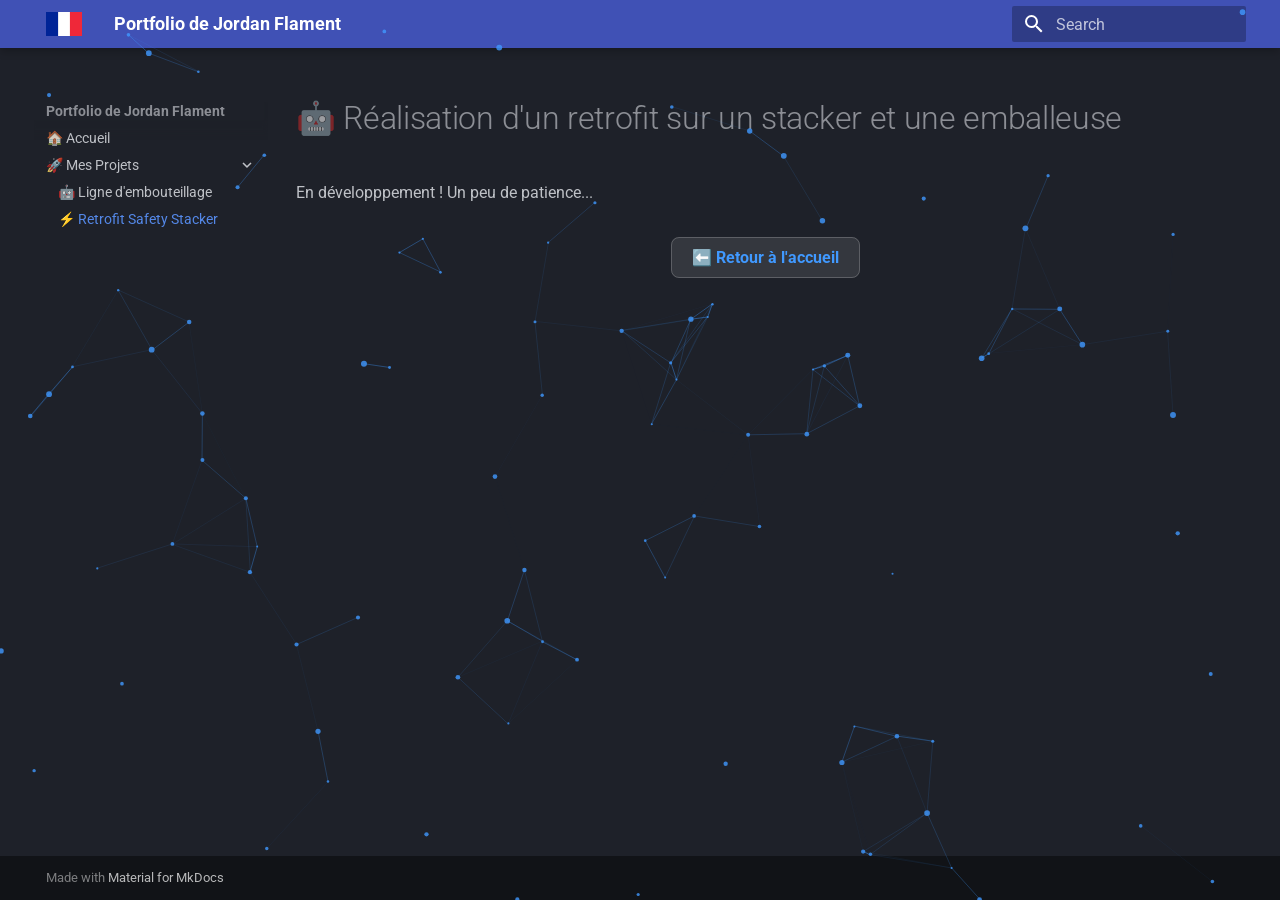
<file: projetKingspan/index.html>
<!doctype html>
<html lang="en" class="no-js">
  <head>
    
      <meta charset="utf-8">
      <meta name="viewport" content="width=device-width,initial-scale=1">
      
      
      
      
        <link rel="prev" href="../projetYacco/">
      
      
      
        
      
      
      <link rel="icon" href="../images/france.webp">
      <meta name="generator" content="mkdocs-1.6.1, mkdocs-material-9.7.6">
    
    
      
        <title>⚡ Retrofit Safety Stacker - Portfolio de Jordan Flament</title>
      
    
    
      <link rel="stylesheet" href="../assets/stylesheets/main.484c7ddc.min.css">
      
        
        <link rel="stylesheet" href="../assets/stylesheets/palette.ab4e12ef.min.css">
      
      


    
    
      
    
    
      
        
        
        <link rel="preconnect" href="https://fonts.gstatic.com" crossorigin>
        <link rel="stylesheet" href="https://fonts.googleapis.com/css?family=Roboto:300,300i,400,400i,700,700i%7CRoboto+Mono:400,400i,700,700i&display=fallback">
        <style>:root{--md-text-font:"Roboto";--md-code-font:"Roboto Mono"}</style>
      
    
    
      <link rel="stylesheet" href="../css/extra.css">
    
    <script>__md_scope=new URL("..",location),__md_hash=e=>[...e].reduce(((e,_)=>(e<<5)-e+_.charCodeAt(0)),0),__md_get=(e,_=localStorage,t=__md_scope)=>JSON.parse(_.getItem(t.pathname+"."+e)),__md_set=(e,_,t=localStorage,a=__md_scope)=>{try{t.setItem(a.pathname+"."+e,JSON.stringify(_))}catch(e){}}</script>
    
      
  


  
  

<script id="__analytics">function __md_analytics(){function e(){dataLayer.push(arguments)}window.dataLayer=window.dataLayer||[],e("js",new Date),e("config","G-06NNT8QSN9"),document.addEventListener("DOMContentLoaded",(function(){document.forms.search&&document.forms.search.query.addEventListener("blur",(function(){this.value&&e("event","search",{search_term:this.value})}));document$.subscribe((function(){var t=document.forms.feedback;if(void 0!==t)for(var a of t.querySelectorAll("[type=submit]"))a.addEventListener("click",(function(a){a.preventDefault();var n=document.location.pathname,d=this.getAttribute("data-md-value");e("event","feedback",{page:n,data:d}),t.firstElementChild.disabled=!0;var r=t.querySelector(".md-feedback__note [data-md-value='"+d+"']");r&&(r.hidden=!1)})),t.hidden=!1})),location$.subscribe((function(t){e("config","G-06NNT8QSN9",{page_path:t.pathname})}))}));var t=document.createElement("script");t.async=!0,t.src="https://www.googletagmanager.com/gtag/js?id=G-06NNT8QSN9",document.getElementById("__analytics").insertAdjacentElement("afterEnd",t)}</script>
  
    <script>"undefined"!=typeof __md_analytics&&__md_analytics()</script>
  

    
    
  </head>
  
  
    
    
    
    
    
    <body dir="ltr" data-md-color-scheme="slate" data-md-color-primary="indigo" data-md-color-accent="blue">
  
    
    <input class="md-toggle" data-md-toggle="drawer" type="checkbox" id="__drawer" autocomplete="off">
    <input class="md-toggle" data-md-toggle="search" type="checkbox" id="__search" autocomplete="off">
    <label class="md-overlay" for="__drawer"></label>
    <div data-md-component="skip">
      
        
        <a href="#realisation-dun-retrofit-sur-un-stacker-et-une-emballeuse" class="md-skip">
          Skip to content
        </a>
      
    </div>
    <div data-md-component="announce">
      
    </div>
    
    
      

  

<header class="md-header md-header--shadow" data-md-component="header">
  <nav class="md-header__inner md-grid" aria-label="Header">
    <a href=".." title="Portfolio de Jordan Flament" class="md-header__button md-logo" aria-label="Portfolio de Jordan Flament" data-md-component="logo">
      
  <img src="../images/france.webp" alt="logo">

    </a>
    <label class="md-header__button md-icon" for="__drawer">
      
      <svg xmlns="http://www.w3.org/2000/svg" viewBox="0 0 24 24"><path d="M3 6h18v2H3zm0 5h18v2H3zm0 5h18v2H3z"/></svg>
    </label>
    <div class="md-header__title" data-md-component="header-title">
      <div class="md-header__ellipsis">
        <div class="md-header__topic">
          <span class="md-ellipsis">
            Portfolio de Jordan Flament
          </span>
        </div>
        <div class="md-header__topic" data-md-component="header-topic">
          <span class="md-ellipsis">
            
              ⚡ Retrofit Safety Stacker
            
          </span>
        </div>
      </div>
    </div>
    
      
    
    
    
    
      
      
        <label class="md-header__button md-icon" for="__search">
          
          <svg xmlns="http://www.w3.org/2000/svg" viewBox="0 0 24 24"><path d="M9.5 3A6.5 6.5 0 0 1 16 9.5c0 1.61-.59 3.09-1.56 4.23l.27.27h.79l5 5-1.5 1.5-5-5v-.79l-.27-.27A6.52 6.52 0 0 1 9.5 16 6.5 6.5 0 0 1 3 9.5 6.5 6.5 0 0 1 9.5 3m0 2C7 5 5 7 5 9.5S7 14 9.5 14 14 12 14 9.5 12 5 9.5 5"/></svg>
        </label>
        <div class="md-search" data-md-component="search" role="dialog">
  <label class="md-search__overlay" for="__search"></label>
  <div class="md-search__inner" role="search">
    <form class="md-search__form" name="search">
      <input type="text" class="md-search__input" name="query" aria-label="Search" placeholder="Search" autocapitalize="off" autocorrect="off" autocomplete="off" spellcheck="false" data-md-component="search-query" required>
      <label class="md-search__icon md-icon" for="__search">
        
        <svg xmlns="http://www.w3.org/2000/svg" viewBox="0 0 24 24"><path d="M9.5 3A6.5 6.5 0 0 1 16 9.5c0 1.61-.59 3.09-1.56 4.23l.27.27h.79l5 5-1.5 1.5-5-5v-.79l-.27-.27A6.52 6.52 0 0 1 9.5 16 6.5 6.5 0 0 1 3 9.5 6.5 6.5 0 0 1 9.5 3m0 2C7 5 5 7 5 9.5S7 14 9.5 14 14 12 14 9.5 12 5 9.5 5"/></svg>
        
        <svg xmlns="http://www.w3.org/2000/svg" viewBox="0 0 24 24"><path d="M20 11v2H8l5.5 5.5-1.42 1.42L4.16 12l7.92-7.92L13.5 5.5 8 11z"/></svg>
      </label>
      <nav class="md-search__options" aria-label="Search">
        
        <button type="reset" class="md-search__icon md-icon" title="Clear" aria-label="Clear" tabindex="-1">
          
          <svg xmlns="http://www.w3.org/2000/svg" viewBox="0 0 24 24"><path d="M19 6.41 17.59 5 12 10.59 6.41 5 5 6.41 10.59 12 5 17.59 6.41 19 12 13.41 17.59 19 19 17.59 13.41 12z"/></svg>
        </button>
      </nav>
      
    </form>
    <div class="md-search__output">
      <div class="md-search__scrollwrap" tabindex="0" data-md-scrollfix>
        <div class="md-search-result" data-md-component="search-result">
          <div class="md-search-result__meta">
            Initializing search
          </div>
          <ol class="md-search-result__list" role="presentation"></ol>
        </div>
      </div>
    </div>
  </div>
</div>
      
    
    
  </nav>
  
</header>
    
    <div class="md-container" data-md-component="container">
      
      
        
          
        
      
      <main class="md-main" data-md-component="main">
        <div class="md-main__inner md-grid">
          
            
              
              <div class="md-sidebar md-sidebar--primary" data-md-component="sidebar" data-md-type="navigation" >
                <div class="md-sidebar__scrollwrap">
                  <div class="md-sidebar__inner">
                    



  

<nav class="md-nav md-nav--primary md-nav--integrated" aria-label="Navigation" data-md-level="0">
  <label class="md-nav__title" for="__drawer">
    <a href=".." title="Portfolio de Jordan Flament" class="md-nav__button md-logo" aria-label="Portfolio de Jordan Flament" data-md-component="logo">
      
  <img src="../images/france.webp" alt="logo">

    </a>
    Portfolio de Jordan Flament
  </label>
  
  <ul class="md-nav__list" data-md-scrollfix>
    
      
      
  
  
  
  
    <li class="md-nav__item">
      <a href=".." class="md-nav__link">
        
  
  
  <span class="md-ellipsis">
    
  
    🏠 Accueil
  

    
  </span>
  
  

      </a>
    </li>
  

    
      
      
  
  
    
  
  
  
    
    
    
    
    
    <li class="md-nav__item md-nav__item--active md-nav__item--nested">
      
        
        
        <input class="md-nav__toggle md-toggle " type="checkbox" id="__nav_2" checked>
        
          
          <label class="md-nav__link" for="__nav_2" id="__nav_2_label" tabindex="0">
            
  
  
  <span class="md-ellipsis">
    
  
    🚀 Mes Projets
  

    
  </span>
  
  

            <span class="md-nav__icon md-icon"></span>
          </label>
        
        <nav class="md-nav" data-md-level="1" aria-labelledby="__nav_2_label" aria-expanded="true">
          <label class="md-nav__title" for="__nav_2">
            <span class="md-nav__icon md-icon"></span>
            
  
    🚀 Mes Projets
  

          </label>
          <ul class="md-nav__list" data-md-scrollfix>
            
              
                
  
  
  
  
    <li class="md-nav__item">
      <a href="../projetYacco/" class="md-nav__link">
        
  
  
  <span class="md-ellipsis">
    
  
    🤖 Ligne d'embouteillage
  

    
  </span>
  
  

      </a>
    </li>
  

              
            
              
                
  
  
    
  
  
  
    <li class="md-nav__item md-nav__item--active">
      
      <input class="md-nav__toggle md-toggle" type="checkbox" id="__toc">
      
      
        
      
      
      <a href="./" class="md-nav__link md-nav__link--active">
        
  
  
  <span class="md-ellipsis">
    
  
    ⚡ Retrofit Safety Stacker
  

    
  </span>
  
  

      </a>
      
    </li>
  

              
            
          </ul>
        </nav>
      
    </li>
  

    
  </ul>
</nav>
                  </div>
                </div>
              </div>
            
            
          
          
            <div class="md-content" data-md-component="content">
              
              <article class="md-content__inner md-typeset">
                
                  



<h1 id="realisation-dun-retrofit-sur-un-stacker-et-une-emballeuse">🤖 Réalisation d'un retrofit sur un stacker et une emballeuse</h1>
<p>En développpement ! Un peu de patience...</p>
<div style="margin-top: 40px; text-align: center;">
  <a href="../#mes-projets" style="background-color: rgba(255,255,255,0.1); border: 1px solid rgba(255,255,255,0.2); color: #4099ff; padding: 10px 20px; text-decoration: none; border-radius: 8px; font-weight: bold;">
    ⬅️ Retour à l'accueil
  </a>
</div>









  




                
              </article>
            </div>
          
          
<script>var target=document.getElementById(location.hash.slice(1));target&&target.name&&(target.checked=target.name.startsWith("__tabbed_"))</script>
        </div>
        
          <button type="button" class="md-top md-icon" data-md-component="top" hidden>
  
  <svg xmlns="http://www.w3.org/2000/svg" viewBox="0 0 24 24"><path d="M13 20h-2V8l-5.5 5.5-1.42-1.42L12 4.16l7.92 7.92-1.42 1.42L13 8z"/></svg>
  Back to top
</button>
        
      </main>
      
        <footer class="md-footer">
  
  <div class="md-footer-meta md-typeset">
    <div class="md-footer-meta__inner md-grid">
      <div class="md-copyright">
  
  
    Made with
    <a href="https://squidfunk.github.io/mkdocs-material/" target="_blank" rel="noopener">
      Material for MkDocs
    </a>
  
</div>
      
    </div>
  </div>
</footer>
      
    </div>
    <div class="md-dialog" data-md-component="dialog">
      <div class="md-dialog__inner md-typeset"></div>
    </div>
    
    
    
      
      
      <script id="__config" type="application/json">{"annotate": null, "base": "..", "features": ["navigation.top", "toc.integrate", "navigation.expand"], "search": "../assets/javascripts/workers/search.2c215733.min.js", "tags": null, "translations": {"clipboard.copied": "Copied to clipboard", "clipboard.copy": "Copy to clipboard", "search.result.more.one": "1 more on this page", "search.result.more.other": "# more on this page", "search.result.none": "No matching documents", "search.result.one": "1 matching document", "search.result.other": "# matching documents", "search.result.placeholder": "Type to start searching", "search.result.term.missing": "Missing", "select.version": "Select version"}, "version": null}</script>
    
    
      <script src="../assets/javascripts/bundle.79ae519e.min.js"></script>
      
        <script src="../javascripts/effet.js"></script>
      
    
  </body>
</html>
</file>
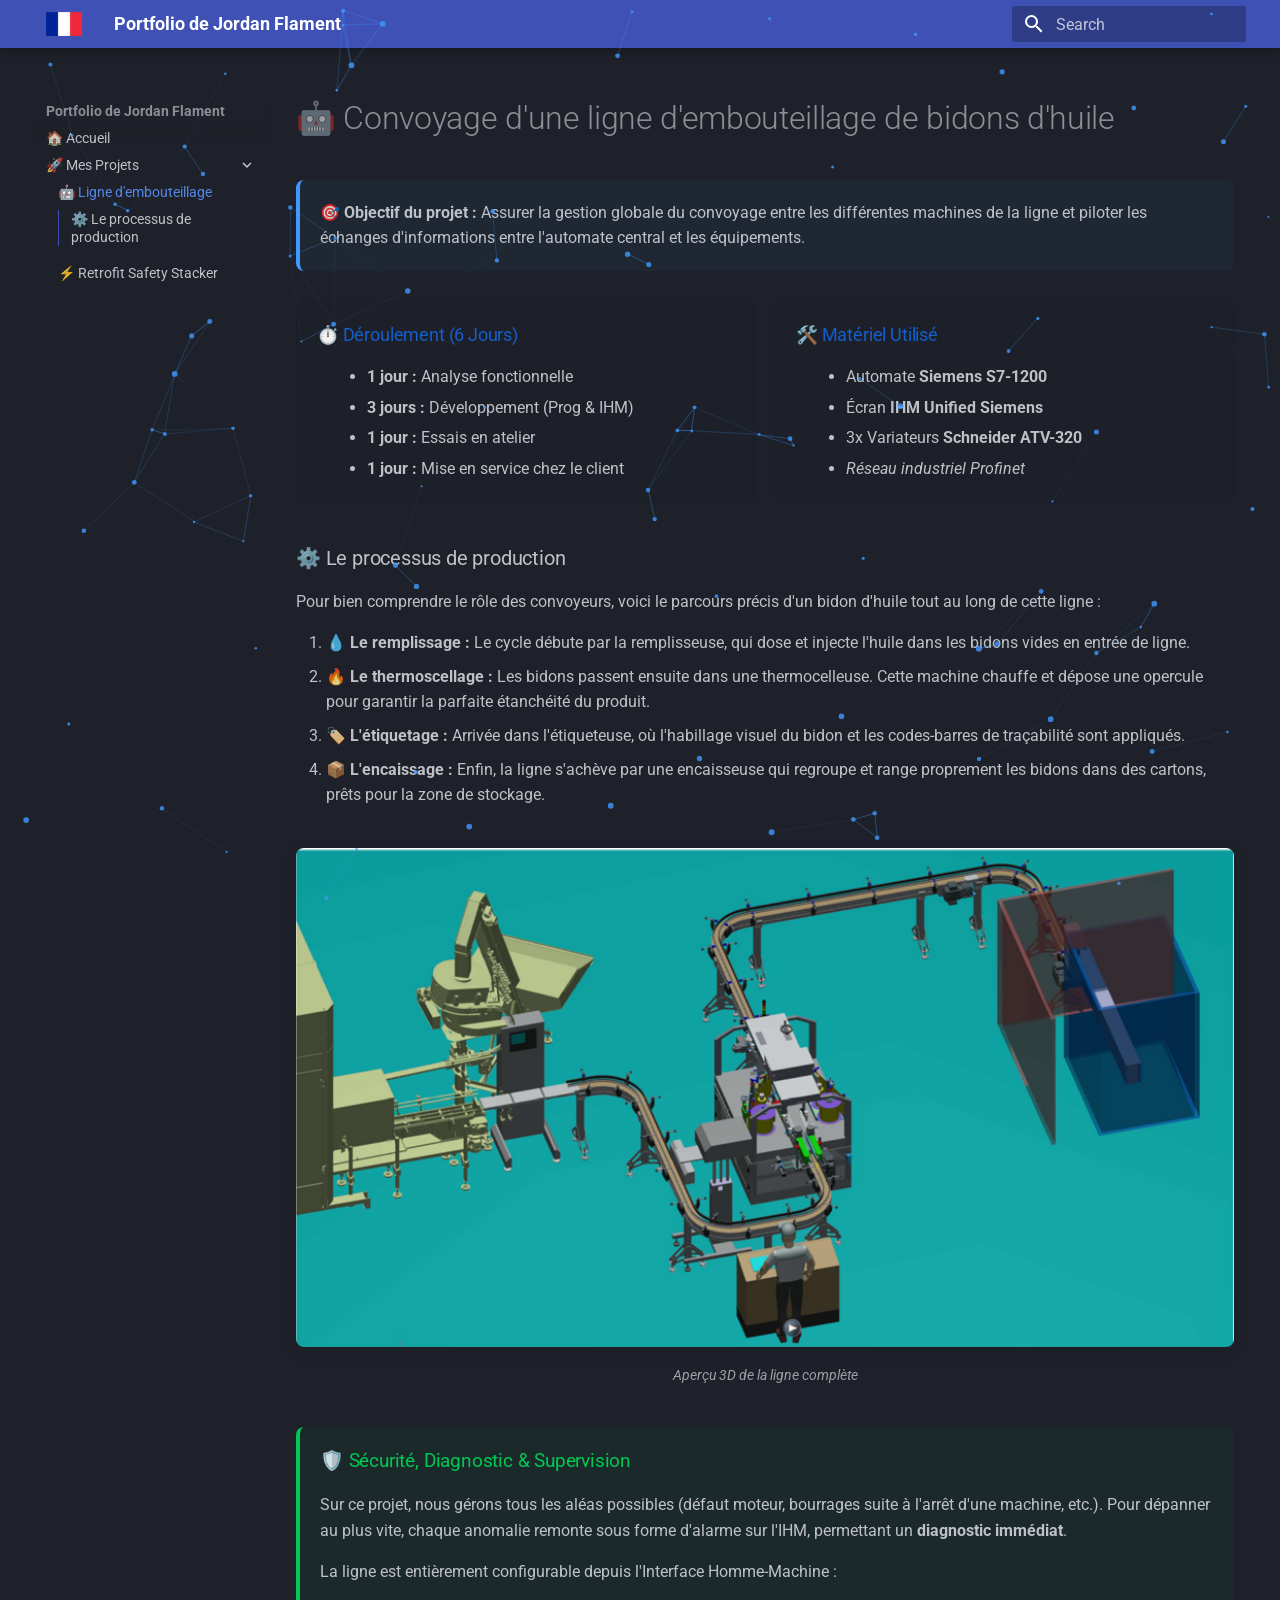
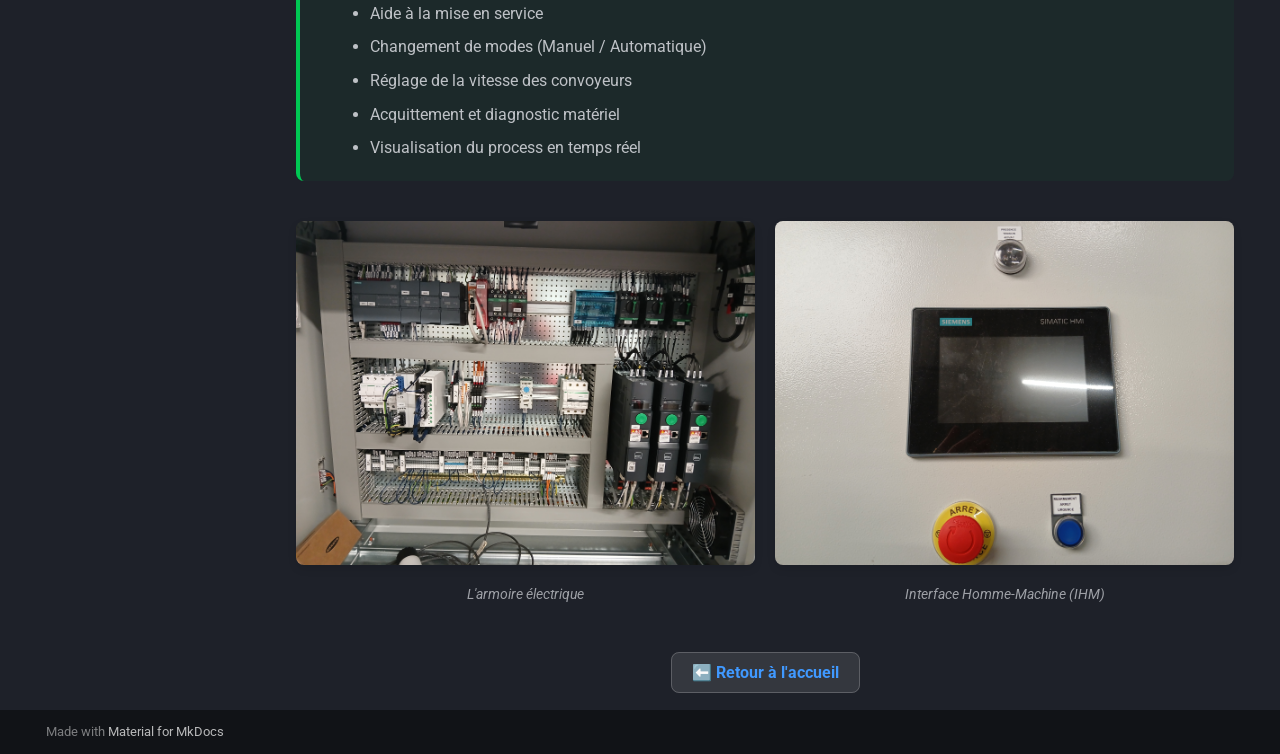
<file: projetYacco/index.html>
<!doctype html>
<html lang="en" class="no-js">
  <head>
    
      <meta charset="utf-8">
      <meta name="viewport" content="width=device-width,initial-scale=1">
      
      
      
      
        <link rel="prev" href="..">
      
      
        <link rel="next" href="../projetKingspan/">
      
      
        
      
      
      <link rel="icon" href="../images/france.webp">
      <meta name="generator" content="mkdocs-1.6.1, mkdocs-material-9.7.6">
    
    
      
        <title>🤖 Ligne d'embouteillage - Portfolio de Jordan Flament</title>
      
    
    
      <link rel="stylesheet" href="../assets/stylesheets/main.484c7ddc.min.css">
      
        
        <link rel="stylesheet" href="../assets/stylesheets/palette.ab4e12ef.min.css">
      
      


    
    
      
    
    
      
        
        
        <link rel="preconnect" href="https://fonts.gstatic.com" crossorigin>
        <link rel="stylesheet" href="https://fonts.googleapis.com/css?family=Roboto:300,300i,400,400i,700,700i%7CRoboto+Mono:400,400i,700,700i&display=fallback">
        <style>:root{--md-text-font:"Roboto";--md-code-font:"Roboto Mono"}</style>
      
    
    
      <link rel="stylesheet" href="../css/extra.css">
    
    <script>__md_scope=new URL("..",location),__md_hash=e=>[...e].reduce(((e,_)=>(e<<5)-e+_.charCodeAt(0)),0),__md_get=(e,_=localStorage,t=__md_scope)=>JSON.parse(_.getItem(t.pathname+"."+e)),__md_set=(e,_,t=localStorage,a=__md_scope)=>{try{t.setItem(a.pathname+"."+e,JSON.stringify(_))}catch(e){}}</script>
    
      
  


  
  

<script id="__analytics">function __md_analytics(){function e(){dataLayer.push(arguments)}window.dataLayer=window.dataLayer||[],e("js",new Date),e("config","G-06NNT8QSN9"),document.addEventListener("DOMContentLoaded",(function(){document.forms.search&&document.forms.search.query.addEventListener("blur",(function(){this.value&&e("event","search",{search_term:this.value})}));document$.subscribe((function(){var t=document.forms.feedback;if(void 0!==t)for(var a of t.querySelectorAll("[type=submit]"))a.addEventListener("click",(function(a){a.preventDefault();var n=document.location.pathname,d=this.getAttribute("data-md-value");e("event","feedback",{page:n,data:d}),t.firstElementChild.disabled=!0;var r=t.querySelector(".md-feedback__note [data-md-value='"+d+"']");r&&(r.hidden=!1)})),t.hidden=!1})),location$.subscribe((function(t){e("config","G-06NNT8QSN9",{page_path:t.pathname})}))}));var t=document.createElement("script");t.async=!0,t.src="https://www.googletagmanager.com/gtag/js?id=G-06NNT8QSN9",document.getElementById("__analytics").insertAdjacentElement("afterEnd",t)}</script>
  
    <script>"undefined"!=typeof __md_analytics&&__md_analytics()</script>
  

    
    
  </head>
  
  
    
    
    
    
    
    <body dir="ltr" data-md-color-scheme="slate" data-md-color-primary="indigo" data-md-color-accent="blue">
  
    
    <input class="md-toggle" data-md-toggle="drawer" type="checkbox" id="__drawer" autocomplete="off">
    <input class="md-toggle" data-md-toggle="search" type="checkbox" id="__search" autocomplete="off">
    <label class="md-overlay" for="__drawer"></label>
    <div data-md-component="skip">
      
        
        <a href="#convoyage-dune-ligne-dembouteillage-de-bidons-dhuile" class="md-skip">
          Skip to content
        </a>
      
    </div>
    <div data-md-component="announce">
      
    </div>
    
    
      

  

<header class="md-header md-header--shadow" data-md-component="header">
  <nav class="md-header__inner md-grid" aria-label="Header">
    <a href=".." title="Portfolio de Jordan Flament" class="md-header__button md-logo" aria-label="Portfolio de Jordan Flament" data-md-component="logo">
      
  <img src="../images/france.webp" alt="logo">

    </a>
    <label class="md-header__button md-icon" for="__drawer">
      
      <svg xmlns="http://www.w3.org/2000/svg" viewBox="0 0 24 24"><path d="M3 6h18v2H3zm0 5h18v2H3zm0 5h18v2H3z"/></svg>
    </label>
    <div class="md-header__title" data-md-component="header-title">
      <div class="md-header__ellipsis">
        <div class="md-header__topic">
          <span class="md-ellipsis">
            Portfolio de Jordan Flament
          </span>
        </div>
        <div class="md-header__topic" data-md-component="header-topic">
          <span class="md-ellipsis">
            
              🤖 Ligne d'embouteillage
            
          </span>
        </div>
      </div>
    </div>
    
      
    
    
    
    
      
      
        <label class="md-header__button md-icon" for="__search">
          
          <svg xmlns="http://www.w3.org/2000/svg" viewBox="0 0 24 24"><path d="M9.5 3A6.5 6.5 0 0 1 16 9.5c0 1.61-.59 3.09-1.56 4.23l.27.27h.79l5 5-1.5 1.5-5-5v-.79l-.27-.27A6.52 6.52 0 0 1 9.5 16 6.5 6.5 0 0 1 3 9.5 6.5 6.5 0 0 1 9.5 3m0 2C7 5 5 7 5 9.5S7 14 9.5 14 14 12 14 9.5 12 5 9.5 5"/></svg>
        </label>
        <div class="md-search" data-md-component="search" role="dialog">
  <label class="md-search__overlay" for="__search"></label>
  <div class="md-search__inner" role="search">
    <form class="md-search__form" name="search">
      <input type="text" class="md-search__input" name="query" aria-label="Search" placeholder="Search" autocapitalize="off" autocorrect="off" autocomplete="off" spellcheck="false" data-md-component="search-query" required>
      <label class="md-search__icon md-icon" for="__search">
        
        <svg xmlns="http://www.w3.org/2000/svg" viewBox="0 0 24 24"><path d="M9.5 3A6.5 6.5 0 0 1 16 9.5c0 1.61-.59 3.09-1.56 4.23l.27.27h.79l5 5-1.5 1.5-5-5v-.79l-.27-.27A6.52 6.52 0 0 1 9.5 16 6.5 6.5 0 0 1 3 9.5 6.5 6.5 0 0 1 9.5 3m0 2C7 5 5 7 5 9.5S7 14 9.5 14 14 12 14 9.5 12 5 9.5 5"/></svg>
        
        <svg xmlns="http://www.w3.org/2000/svg" viewBox="0 0 24 24"><path d="M20 11v2H8l5.5 5.5-1.42 1.42L4.16 12l7.92-7.92L13.5 5.5 8 11z"/></svg>
      </label>
      <nav class="md-search__options" aria-label="Search">
        
        <button type="reset" class="md-search__icon md-icon" title="Clear" aria-label="Clear" tabindex="-1">
          
          <svg xmlns="http://www.w3.org/2000/svg" viewBox="0 0 24 24"><path d="M19 6.41 17.59 5 12 10.59 6.41 5 5 6.41 10.59 12 5 17.59 6.41 19 12 13.41 17.59 19 19 17.59 13.41 12z"/></svg>
        </button>
      </nav>
      
    </form>
    <div class="md-search__output">
      <div class="md-search__scrollwrap" tabindex="0" data-md-scrollfix>
        <div class="md-search-result" data-md-component="search-result">
          <div class="md-search-result__meta">
            Initializing search
          </div>
          <ol class="md-search-result__list" role="presentation"></ol>
        </div>
      </div>
    </div>
  </div>
</div>
      
    
    
  </nav>
  
</header>
    
    <div class="md-container" data-md-component="container">
      
      
        
          
        
      
      <main class="md-main" data-md-component="main">
        <div class="md-main__inner md-grid">
          
            
              
              <div class="md-sidebar md-sidebar--primary" data-md-component="sidebar" data-md-type="navigation" >
                <div class="md-sidebar__scrollwrap">
                  <div class="md-sidebar__inner">
                    



  

<nav class="md-nav md-nav--primary md-nav--integrated" aria-label="Navigation" data-md-level="0">
  <label class="md-nav__title" for="__drawer">
    <a href=".." title="Portfolio de Jordan Flament" class="md-nav__button md-logo" aria-label="Portfolio de Jordan Flament" data-md-component="logo">
      
  <img src="../images/france.webp" alt="logo">

    </a>
    Portfolio de Jordan Flament
  </label>
  
  <ul class="md-nav__list" data-md-scrollfix>
    
      
      
  
  
  
  
    <li class="md-nav__item">
      <a href=".." class="md-nav__link">
        
  
  
  <span class="md-ellipsis">
    
  
    🏠 Accueil
  

    
  </span>
  
  

      </a>
    </li>
  

    
      
      
  
  
    
  
  
  
    
    
    
    
    
    <li class="md-nav__item md-nav__item--active md-nav__item--nested">
      
        
        
        <input class="md-nav__toggle md-toggle " type="checkbox" id="__nav_2" checked>
        
          
          <label class="md-nav__link" for="__nav_2" id="__nav_2_label" tabindex="0">
            
  
  
  <span class="md-ellipsis">
    
  
    🚀 Mes Projets
  

    
  </span>
  
  

            <span class="md-nav__icon md-icon"></span>
          </label>
        
        <nav class="md-nav" data-md-level="1" aria-labelledby="__nav_2_label" aria-expanded="true">
          <label class="md-nav__title" for="__nav_2">
            <span class="md-nav__icon md-icon"></span>
            
  
    🚀 Mes Projets
  

          </label>
          <ul class="md-nav__list" data-md-scrollfix>
            
              
                
  
  
    
  
  
  
    <li class="md-nav__item md-nav__item--active">
      
      <input class="md-nav__toggle md-toggle" type="checkbox" id="__toc">
      
      
        
      
      
        <label class="md-nav__link md-nav__link--active" for="__toc">
          
  
  
  <span class="md-ellipsis">
    
  
    🤖 Ligne d'embouteillage
  

    
  </span>
  
  

          <span class="md-nav__icon md-icon"></span>
        </label>
      
      <a href="./" class="md-nav__link md-nav__link--active">
        
  
  
  <span class="md-ellipsis">
    
  
    🤖 Ligne d'embouteillage
  

    
  </span>
  
  

      </a>
      
        

<nav class="md-nav md-nav--secondary" aria-label="Table of contents">
  
  
  
    
  
  
    <label class="md-nav__title" for="__toc">
      <span class="md-nav__icon md-icon"></span>
      Table of contents
    </label>
    <ul class="md-nav__list" data-md-component="toc" data-md-scrollfix>
      
        <li class="md-nav__item">
  <a href="#le-processus-de-production" class="md-nav__link">
    <span class="md-ellipsis">
      
        ⚙️ Le processus de production
      
    </span>
  </a>
  
</li>
      
    </ul>
  
</nav>
      
    </li>
  

              
            
              
                
  
  
  
  
    <li class="md-nav__item">
      <a href="../projetKingspan/" class="md-nav__link">
        
  
  
  <span class="md-ellipsis">
    
  
    ⚡ Retrofit Safety Stacker
  

    
  </span>
  
  

      </a>
    </li>
  

              
            
          </ul>
        </nav>
      
    </li>
  

    
  </ul>
</nav>
                  </div>
                </div>
              </div>
            
            
          
          
            <div class="md-content" data-md-component="content">
              
              <article class="md-content__inner md-typeset">
                
                  



<!--

# 🤖Réalisation de la partie convoyage d'une ligne d'embouteillage de bidon d'huile

Le but de ce projet est de réaliser la gestion du convoyage entre les différentes machines de la ligne, et gérer les échanges d'informations entre l'automate et les machines.

Il a été développé en 6 jours au total comprenant :

 * 1 jour de réalisation de l'analyse fonctionnelle
 * 3 jours de développement du programme et de l'IHM
 * 1 jour d'essais
 * 1 jour de mise en service chez le client

Ce projet a été géré avec le matériel suivant :

* Un automate S7-1200 de chez Siemens
* Une *Interface Homme-Machine* (IHM) unified de chez Siemens
* 3 variateurs de vitesse ATV-320 de chez Schneider pilotés en Profinet par l'automate

### ⚙️ Le processus de production

Pour bien comprendre le rôle des convoyeurs, voici le parcours précis d'un bidon d'huile tout au long de cette ligne :

1. **💧 Le remplissage :** Le cycle débute par la remplisseuse, qui dose et injecte l'huile dans les bidons vides en entrée de ligne.
2. **🔥 Le thermoscellage :** Les bidons passent ensuite dans une thermocelleuse. Cette machine chauffe et dépose une opercule pour garantir la parfaite étanchéité du produit.
3. **🏷️ L'étiquetage :** Arrivée dans l'étiqueteuse, où l'habillage visuel du bidon et les codes-barres de traçabilité sont appliqués.
4. **📦 L'encaissage :** Enfin, la ligne s'achève par une encaisseuse qui regroupe et range proprement les bidons dans des cartons, prêts pour la zone de stockage.

Voici un aperçu 3D de la ligne :

<img src="../images/LigneYacco.png" alt="3D de la ligne" style="width: 100%; border-radius: 8px; box-shadow: 0 4px 8px rgba(0,0,0,0.1);">

Sur ce projet nous gérons tous les cas possibles comme un moteur HS, des bourrages suites à un arrêt d'une machine etc... Evidemment, afin de pouvoir dépanner au plus vite, chaque problème est remonté grâce à une alarme IHM qui permet un diagnostique rapide.

La ligne est entièrement configurable grâce à l'*Interface Homme-Machine*, comme :

* La mise en service 
* Le changement de mode :
    * Manuel
    * Automatique
* La vitesse des convoyeurs
* L'acquittement et le diagnosique de la machine
* La visualisation en temps réel du process

<div style="display: flex; gap: 20px; flex-wrap: wrap; margin-bottom: 30px;">

  <div style="flex: 1; min-width: 250px; text-align: center;">
    <img src="../images/yacco/armoire.jpg" alt="Armoire électrique" style="width: 100%; border-radius: 8px; box-shadow: 0 4px 8px rgba(0,0,0,0.1);">
    <p style="margin-top: 10px; font-style: italic; opacity: 0.8; font-size: 0.9em;">L'armoire électrique</p>
  </div>

  <div style="flex: 1; min-width: 250px; text-align: center;">
    <img src="../images/yacco/ihm.jpg" alt="IHM Unified" style="width: 100%; border-radius: 8px; box-shadow: 0 4px 8px rgba(0,0,0,0.1);">
    <p style="margin-top: 10px; font-style: italic; opacity: 0.8; font-size: 0.9em;">Interface Homme-Machine (IHM)</p>
  </div>

</div>

[Retour à l'accueil](index.md)

-->

<h1 id="convoyage-dune-ligne-dembouteillage-de-bidons-dhuile">🤖 Convoyage d'une ligne d'embouteillage de bidons d'huile</h1>
<div style="background: rgba(64, 153, 255, 0.05); padding: 20px; border-radius: 8px; border-left: 4px solid #4099ff; margin-bottom: 30px;">
  <strong>🎯 Objectif du projet :</strong> Assurer la gestion globale du convoyage entre les différentes machines de la ligne et piloter les échanges d'informations entre l'automate central et les équipements.
</div>

<div style="display: flex; gap: 20px; flex-wrap: wrap; margin-bottom: 40px;">
  <div style="flex: 1; min-width: 250px; background: rgba(0, 0, 0, 0.02); padding: 20px; border-radius: 8px; border: 1px solid rgba(0,0,0,0.05);">
    <h3 style="margin-top: 0; color: rgba(20, 96, 210, 0.97); font-size: 1.1em;">⏱️ Déroulement (6 Jours)</h3>
    <ul style="margin-bottom: 0; padding-left: 20px;">
      <li style="margin-bottom: 5px;"><strong>1 jour :</strong> Analyse fonctionnelle</li>
      <li style="margin-bottom: 5px;"><strong>3 jours :</strong> Développement (Prog & IHM)</li>
      <li style="margin-bottom: 5px;"><strong>1 jour :</strong> Essais en atelier</li>
      <li style="margin-bottom: 0;"><strong>1 jour :</strong> Mise en service chez le client</li>
    </ul>
  </div>

  <div style="flex: 1; min-width: 250px; background: rgba(0, 0, 0, 0.02); padding: 20px; border-radius: 8px; border: 1px solid rgba(0,0,0,0.05);">
    <h3 style="margin-top: 0; color: rgba(20, 96, 210, 0.97); font-size: 1.1em;">🛠️ Matériel Utilisé</h3>
    <ul style="margin-bottom: 0; padding-left: 20px;">
      <li style="margin-bottom: 5px;">Automate <strong>Siemens S7-1200</strong></li>
      <li style="margin-bottom: 5px;">Écran <strong>IHM Unified Siemens</strong></li>
      <li style="margin-bottom: 5px;">3x Variateurs <strong>Schneider ATV-320</strong></li>
      <li style="margin-bottom: 0;"><em>Réseau industriel Profinet</em></li>
    </ul>
  </div>
</div>

<h3 id="le-processus-de-production">⚙️ Le processus de production</h3>
<p>Pour bien comprendre le rôle des convoyeurs, voici le parcours précis d'un bidon d'huile tout au long de cette ligne :</p>
<ol>
<li><strong>💧 Le remplissage :</strong> Le cycle débute par la remplisseuse, qui dose et injecte l'huile dans les bidons vides en entrée de ligne.</li>
<li><strong>🔥 Le thermoscellage :</strong> Les bidons passent ensuite dans une thermocelleuse. Cette machine chauffe et dépose une opercule pour garantir la parfaite étanchéité du produit.</li>
<li><strong>🏷️ L'étiquetage :</strong> Arrivée dans l'étiqueteuse, où l'habillage visuel du bidon et les codes-barres de traçabilité sont appliqués.</li>
<li><strong>📦 L'encaissage :</strong> Enfin, la ligne s'achève par une encaisseuse qui regroupe et range proprement les bidons dans des cartons, prêts pour la zone de stockage.</li>
</ol>
<div style="text-align: center; margin: 40px 0;">
  <img src="../images/LigneYacco.png" alt="Aperçu 3D de la ligne" style="width: 100%; border-radius: 8px; box-shadow: 0 4px 15px rgba(0,0,0,0.1);">
  <p style="margin-top: 10px; font-style: italic; opacity: 0.8; font-size: 0.9em;">Aperçu 3D de la ligne complète</p>
</div>

<div style="background: rgba(0, 200, 83, 0.05); padding: 20px; border-radius: 8px; border-left: 4px solid #00c853; margin-bottom: 40px;">
  <h3 style="margin-top: 0; color: #00c853; font-size: 1.2em;">🛡️ Sécurité, Diagnostic & Supervision</h3>
  <p style="margin-bottom: 15px;">Sur ce projet, nous gérons tous les aléas possibles (défaut moteur, bourrages suite à l'arrêt d'une machine, etc.). Pour dépanner au plus vite, chaque anomalie remonte sous forme d'alarme sur l'IHM, permettant un <strong>diagnostic immédiat</strong>.</p>
  <p style="margin-bottom: 10px;">La ligne est entièrement configurable depuis l'Interface Homme-Machine :</p>
  <ul style="margin-bottom: 0; padding-left: 20px;">
    <li>Aide à la mise en service</li>
    <li>Changement de modes (Manuel / Automatique)</li>
    <li>Réglage de la vitesse des convoyeurs</li>
    <li>Acquittement et diagnostic matériel</li>
    <li>Visualisation du process en temps réel</li>
  </ul>
</div>

<div style="display: flex; gap: 20px; flex-wrap: wrap; margin-bottom: 40px;">
  <div style="flex: 1; min-width: 250px; text-align: center;">
    <img src="../images/yacco/armoire.jpg" alt="Armoire électrique" style="width: 100%; border-radius: 8px; box-shadow: 0 4px 8px rgba(0,0,0,0.1);">
    <p style="margin-top: 10px; font-style: italic; opacity: 0.8; font-size: 0.9em;">L'armoire électrique</p>
  </div>
  <div style="flex: 1; min-width: 250px; text-align: center;">
    <img src="../images/yacco/ihm.jpg" alt="IHM Unified" style="width: 100%; border-radius: 8px; box-shadow: 0 4px 8px rgba(0,0,0,0.1);">
    <p style="margin-top: 10px; font-style: italic; opacity: 0.8; font-size: 0.9em;">Interface Homme-Machine (IHM)</p>
  </div>
</div>

<div style="margin-top: 40px; text-align: center;">
  <a href="../#mes-projets" style="background-color: rgba(255,255,255,0.1); border: 1px solid rgba(255,255,255,0.2); color: #4099ff; padding: 10px 20px; text-decoration: none; border-radius: 8px; font-weight: bold;">
    ⬅️ Retour à l'accueil
  </a>
</div>









  




                
              </article>
            </div>
          
          
<script>var target=document.getElementById(location.hash.slice(1));target&&target.name&&(target.checked=target.name.startsWith("__tabbed_"))</script>
        </div>
        
          <button type="button" class="md-top md-icon" data-md-component="top" hidden>
  
  <svg xmlns="http://www.w3.org/2000/svg" viewBox="0 0 24 24"><path d="M13 20h-2V8l-5.5 5.5-1.42-1.42L12 4.16l7.92 7.92-1.42 1.42L13 8z"/></svg>
  Back to top
</button>
        
      </main>
      
        <footer class="md-footer">
  
  <div class="md-footer-meta md-typeset">
    <div class="md-footer-meta__inner md-grid">
      <div class="md-copyright">
  
  
    Made with
    <a href="https://squidfunk.github.io/mkdocs-material/" target="_blank" rel="noopener">
      Material for MkDocs
    </a>
  
</div>
      
    </div>
  </div>
</footer>
      
    </div>
    <div class="md-dialog" data-md-component="dialog">
      <div class="md-dialog__inner md-typeset"></div>
    </div>
    
    
    
      
      
      <script id="__config" type="application/json">{"annotate": null, "base": "..", "features": ["navigation.top", "toc.integrate", "navigation.expand"], "search": "../assets/javascripts/workers/search.2c215733.min.js", "tags": null, "translations": {"clipboard.copied": "Copied to clipboard", "clipboard.copy": "Copy to clipboard", "search.result.more.one": "1 more on this page", "search.result.more.other": "# more on this page", "search.result.none": "No matching documents", "search.result.one": "1 matching document", "search.result.other": "# matching documents", "search.result.placeholder": "Type to start searching", "search.result.term.missing": "Missing", "select.version": "Select version"}, "version": null}</script>
    
    
      <script src="../assets/javascripts/bundle.79ae519e.min.js"></script>
      
        <script src="../javascripts/effet.js"></script>
      
    
  </body>
</html>
</file>
<file: css/extra.css>
/* ANIMATION DES CARTES AU SURVOL */
.hover-card {
    transition: transform 0.3s ease, box-shadow 0.3s ease, border-color 0.3s ease !important;
}

.hover-card:hover {
    transform: translateY(-5px); /* Soulève légèrement la carte */
    box-shadow: 0 8px 20px rgba(64, 153, 255, 0.15) !important; /* Ajoute une lueur diffuse */
    border-color: rgba(64, 153, 255, 0.4) !important; /* Illumine subtilement la bordure */
    cursor: pointer;
}
</file>
<file: assets/stylesheets/main.484c7ddc.min.css>
@charset "UTF-8";html{-webkit-text-size-adjust:none;-moz-text-size-adjust:none;text-size-adjust:none;box-sizing:border-box}*,:after,:before{box-sizing:inherit}@media (prefers-reduced-motion){*,:after,:before{transition:none!important}}body{margin:0}a,button,input,label{-webkit-tap-highlight-color:transparent}a{color:inherit;text-decoration:none}hr{border:0;box-sizing:initial;display:block;height:.05rem;overflow:visible;padding:0}small{font-size:80%}sub,sup{line-height:1em}img{border-style:none}table{border-collapse:initial;border-spacing:0}td,th{font-weight:400;vertical-align:top}button{background:#0000;border:0;font-family:inherit;font-size:inherit;margin:0;padding:0}input{border:0;outline:none}:root{--md-primary-fg-color:#4051b5;--md-primary-fg-color--light:#5d6cc0;--md-primary-fg-color--dark:#303fa1;--md-primary-bg-color:#fff;--md-primary-bg-color--light:#ffffffb3;--md-accent-fg-color:#526cfe;--md-accent-fg-color--transparent:#526cfe1a;--md-accent-bg-color:#fff;--md-accent-bg-color--light:#ffffffb3}[data-md-color-scheme=default]{color-scheme:light}[data-md-color-scheme=default] img[src$="#gh-dark-mode-only"],[data-md-color-scheme=default] img[src$="#only-dark"]{display:none}:root,[data-md-color-scheme=default]{--md-hue:225deg;--md-default-fg-color:#000000de;--md-default-fg-color--light:#0000008a;--md-default-fg-color--lighter:#00000052;--md-default-fg-color--lightest:#00000012;--md-default-bg-color:#fff;--md-default-bg-color--light:#ffffffb3;--md-default-bg-color--lighter:#ffffff4d;--md-default-bg-color--lightest:#ffffff1f;--md-code-fg-color:#36464e;--md-code-bg-color:#f5f5f5;--md-code-bg-color--light:#f5f5f5b3;--md-code-bg-color--lighter:#f5f5f54d;--md-code-hl-color:#4287ff;--md-code-hl-color--light:#4287ff1a;--md-code-hl-number-color:#d52a2a;--md-code-hl-special-color:#db1457;--md-code-hl-function-color:#a846b9;--md-code-hl-constant-color:#6e59d9;--md-code-hl-keyword-color:#3f6ec6;--md-code-hl-string-color:#1c7d4d;--md-code-hl-name-color:var(--md-code-fg-color);--md-code-hl-operator-color:var(--md-default-fg-color--light);--md-code-hl-punctuation-color:var(--md-default-fg-color--light);--md-code-hl-comment-color:var(--md-default-fg-color--light);--md-code-hl-generic-color:var(--md-default-fg-color--light);--md-code-hl-variable-color:var(--md-default-fg-color--light);--md-typeset-color:var(--md-default-fg-color);--md-typeset-a-color:var(--md-primary-fg-color);--md-typeset-del-color:#f5503d26;--md-typeset-ins-color:#0bd57026;--md-typeset-kbd-color:#fafafa;--md-typeset-kbd-accent-color:#fff;--md-typeset-kbd-border-color:#b8b8b8;--md-typeset-mark-color:#ffff0080;--md-typeset-table-color:#0000001f;--md-typeset-table-color--light:rgba(0,0,0,.035);--md-admonition-fg-color:var(--md-default-fg-color);--md-admonition-bg-color:var(--md-default-bg-color);--md-warning-fg-color:#000000de;--md-warning-bg-color:#ff9;--md-footer-fg-color:#fff;--md-footer-fg-color--light:#ffffffb3;--md-footer-fg-color--lighter:#ffffff73;--md-footer-bg-color:#000000de;--md-footer-bg-color--dark:#00000052;--md-shadow-z1:0 0.2rem 0.5rem #0000000d,0 0 0.05rem #0000001a;--md-shadow-z2:0 0.2rem 0.5rem #0000001a,0 0 0.05rem #00000040;--md-shadow-z3:0 0.2rem 0.5rem #0003,0 0 0.05rem #00000059}.md-icon svg{fill:currentcolor;display:block;height:1.2rem;width:1.2rem}body{-webkit-font-smoothing:antialiased;-moz-osx-font-smoothing:grayscale;--md-text-font-family:var(--md-text-font,_),-apple-system,BlinkMacSystemFont,Helvetica,Arial,sans-serif;--md-code-font-family:var(--md-code-font,_),SFMono-Regular,Consolas,Menlo,monospace}aside,body,input{font-feature-settings:"kern","liga";color:var(--md-typeset-color);font-family:var(--md-text-font-family)}code,kbd,pre{font-feature-settings:"kern";font-family:var(--md-code-font-family)}:root{--md-typeset-table-sort-icon:url('data:image/svg+xml;charset=utf-8,<svg xmlns="http://www.w3.org/2000/svg" viewBox="0 0 24 24"><path d="m18 21-4-4h3V7h-3l4-4 4 4h-3v10h3M2 19v-2h10v2M2 13v-2h7v2M2 7V5h4v2z"/></svg>');--md-typeset-table-sort-icon--asc:url('data:image/svg+xml;charset=utf-8,<svg xmlns="http://www.w3.org/2000/svg" viewBox="0 0 24 24"><path d="M19 17h3l-4 4-4-4h3V3h2M2 17h10v2H2M6 5v2H2V5m0 6h7v2H2z"/></svg>');--md-typeset-table-sort-icon--desc:url('data:image/svg+xml;charset=utf-8,<svg xmlns="http://www.w3.org/2000/svg" viewBox="0 0 24 24"><path d="M19 7h3l-4-4-4 4h3v14h2M2 17h10v2H2M6 5v2H2V5m0 6h7v2H2z"/></svg>')}.md-typeset{-webkit-print-color-adjust:exact;color-adjust:exact;font-size:.8rem;line-height:1.6;overflow-wrap:break-word}@media print{.md-typeset{font-size:.68rem}}.md-typeset blockquote,.md-typeset dl,.md-typeset figure,.md-typeset ol,.md-typeset pre,.md-typeset ul{margin-bottom:1em;margin-top:1em}.md-typeset h1{color:var(--md-default-fg-color--light);font-size:2em;line-height:1.3;margin:0 0 1.25em}.md-typeset h1,.md-typeset h2{font-weight:300;letter-spacing:-.01em}.md-typeset h2{font-size:1.5625em;line-height:1.4;margin:1.6em 0 .64em}.md-typeset h3{font-size:1.25em;font-weight:400;letter-spacing:-.01em;line-height:1.5;margin:1.6em 0 .8em}.md-typeset h2+h3{margin-top:.8em}.md-typeset h4{font-weight:700;letter-spacing:-.01em;margin:1em 0}.md-typeset h5,.md-typeset h6{color:var(--md-default-fg-color--light);font-size:.8em;font-weight:700;letter-spacing:-.01em;margin:1.25em 0}.md-typeset h5{text-transform:uppercase}.md-typeset h5 code{text-transform:none}.md-typeset hr{border-bottom:.05rem solid var(--md-default-fg-color--lightest);display:flow-root;margin:1.5em 0}.md-typeset a{color:var(--md-typeset-a-color);word-break:break-word}.md-typeset a,.md-typeset a:before{transition:color 125ms}.md-typeset a:focus,.md-typeset a:hover{color:var(--md-accent-fg-color)}.md-typeset a:focus code,.md-typeset a:hover code{background-color:var(--md-accent-fg-color--transparent);color:var(--md-accent-fg-color)}.md-typeset a code{color:var(--md-typeset-a-color)}.md-typeset a.focus-visible{outline-color:var(--md-accent-fg-color);outline-offset:.2rem}.md-typeset code,.md-typeset kbd,.md-typeset pre{color:var(--md-code-fg-color);direction:ltr;font-variant-ligatures:none;transition:background-color 125ms}@media print{.md-typeset code,.md-typeset kbd,.md-typeset pre{white-space:pre-wrap}}.md-typeset code{background-color:var(--md-code-bg-color);border-radius:.1rem;-webkit-box-decoration-break:clone;box-decoration-break:clone;font-size:.85em;padding:0 .2941176471em;transition:color 125ms,background-color 125ms;word-break:break-word}.md-typeset code:not(.focus-visible){-webkit-tap-highlight-color:transparent;outline:none}.md-typeset pre{display:flow-root;line-height:1.4;position:relative}.md-typeset pre>code{-webkit-box-decoration-break:slice;box-decoration-break:slice;box-shadow:none;display:block;margin:0;outline-color:var(--md-accent-fg-color);overflow:auto;padding:.7720588235em 1.1764705882em;scrollbar-color:var(--md-default-fg-color--lighter) #0000;scrollbar-width:thin;touch-action:auto;word-break:normal}.md-typeset pre>code:hover{scrollbar-color:var(--md-accent-fg-color) #0000}.md-typeset pre>code::-webkit-scrollbar{height:.2rem;width:.2rem}.md-typeset pre>code::-webkit-scrollbar-thumb{background-color:var(--md-default-fg-color--lighter)}.md-typeset pre>code::-webkit-scrollbar-thumb:hover{background-color:var(--md-accent-fg-color)}.md-typeset kbd{background-color:var(--md-typeset-kbd-color);border-radius:.1rem;box-shadow:0 .1rem 0 .05rem var(--md-typeset-kbd-border-color),0 .1rem 0 var(--md-typeset-kbd-border-color),0 -.1rem .2rem var(--md-typeset-kbd-accent-color) inset;color:var(--md-default-fg-color);display:inline-block;font-size:.75em;padding:0 .6666666667em;vertical-align:text-top;word-break:break-word}.md-typeset mark{background-color:var(--md-typeset-mark-color);-webkit-box-decoration-break:clone;box-decoration-break:clone;color:inherit;word-break:break-word}.md-typeset abbr{cursor:help;text-decoration:none}.md-typeset [data-preview],.md-typeset abbr{border-bottom:.05rem dotted var(--md-default-fg-color--light)}.md-typeset small{opacity:.75}[dir=ltr] .md-typeset sub,[dir=ltr] .md-typeset sup{margin-left:.078125em}[dir=rtl] .md-typeset sub,[dir=rtl] .md-typeset sup{margin-right:.078125em}[dir=ltr] .md-typeset blockquote{padding-left:.6rem}[dir=rtl] .md-typeset blockquote{padding-right:.6rem}[dir=ltr] .md-typeset blockquote{border-left:.2rem solid var(--md-default-fg-color--lighter)}[dir=rtl] .md-typeset blockquote{border-right:.2rem solid var(--md-default-fg-color--lighter)}.md-typeset blockquote{color:var(--md-default-fg-color--light);margin-left:0;margin-right:0}.md-typeset ul{list-style-type:disc}.md-typeset ul[type]{list-style-type:revert-layer}[dir=ltr] .md-typeset ol,[dir=ltr] .md-typeset ul{margin-left:.625em}[dir=rtl] .md-typeset ol,[dir=rtl] .md-typeset ul{margin-right:.625em}.md-typeset ol,.md-typeset ul{padding:0}.md-typeset ol:not([hidden]),.md-typeset ul:not([hidden]){display:flow-root}.md-typeset ol ol,.md-typeset ul ol{list-style-type:lower-alpha}.md-typeset ol ol ol,.md-typeset ul ol ol{list-style-type:lower-roman}.md-typeset ol ol ol ol,.md-typeset ul ol ol ol{list-style-type:upper-alpha}.md-typeset ol ol ol ol ol,.md-typeset ul ol ol ol ol{list-style-type:upper-roman}.md-typeset ol[type],.md-typeset ul[type]{list-style-type:revert-layer}[dir=ltr] .md-typeset ol li,[dir=ltr] .md-typeset ul li{margin-left:1.25em}[dir=rtl] .md-typeset ol li,[dir=rtl] .md-typeset ul li{margin-right:1.25em}.md-typeset ol li,.md-typeset ul li{margin-bottom:.5em}.md-typeset ol li blockquote,.md-typeset ol li p,.md-typeset ul li blockquote,.md-typeset ul li p{margin:.5em 0}.md-typeset ol li:last-child,.md-typeset ul li:last-child{margin-bottom:0}[dir=ltr] .md-typeset ol li ol,[dir=ltr] .md-typeset ol li ul,[dir=ltr] .md-typeset ul li ol,[dir=ltr] .md-typeset ul li ul{margin-left:.625em}[dir=rtl] .md-typeset ol li ol,[dir=rtl] .md-typeset ol li ul,[dir=rtl] .md-typeset ul li ol,[dir=rtl] .md-typeset ul li ul{margin-right:.625em}.md-typeset ol li ol,.md-typeset ol li ul,.md-typeset ul li ol,.md-typeset ul li ul{margin-bottom:.5em;margin-top:.5em}[dir=ltr] .md-typeset dd{margin-left:1.875em}[dir=rtl] .md-typeset dd{margin-right:1.875em}.md-typeset dd{margin-bottom:1.5em;margin-top:1em}.md-typeset img,.md-typeset svg,.md-typeset video{height:auto;max-width:100%}.md-typeset img[align=left]{margin:1em 1em 1em 0}.md-typeset img[align=right]{margin:1em 0 1em 1em}.md-typeset img[align]:only-child{margin-top:0}.md-typeset figure{display:flow-root;margin:1em auto;max-width:100%;text-align:center;width:fit-content}.md-typeset figure img{display:block;margin:0 auto}.md-typeset figcaption{font-style:italic;margin:1em auto;max-width:24rem}.md-typeset iframe{max-width:100%}.md-typeset table:not([class]){background-color:var(--md-default-bg-color);border:.05rem solid var(--md-typeset-table-color);border-radius:.1rem;display:inline-block;font-size:.64rem;max-width:100%;overflow:auto;touch-action:auto}@media print{.md-typeset table:not([class]){display:table}}.md-typeset table:not([class])+*{margin-top:1.5em}.md-typeset table:not([class]) td>:first-child,.md-typeset table:not([class]) th>:first-child{margin-top:0}.md-typeset table:not([class]) td>:last-child,.md-typeset table:not([class]) th>:last-child{margin-bottom:0}.md-typeset table:not([class]) td:not([align]),.md-typeset table:not([class]) th:not([align]){text-align:left}[dir=rtl] .md-typeset table:not([class]) td:not([align]),[dir=rtl] .md-typeset table:not([class]) th:not([align]){text-align:right}.md-typeset table:not([class]) th{font-weight:700;min-width:5rem;padding:.9375em 1.25em;vertical-align:top}.md-typeset table:not([class]) td{border-top:.05rem solid var(--md-typeset-table-color);padding:.9375em 1.25em;vertical-align:top}.md-typeset table:not([class]) tbody tr{transition:background-color 125ms}.md-typeset table:not([class]) tbody tr:hover{background-color:var(--md-typeset-table-color--light);box-shadow:0 .05rem 0 var(--md-default-bg-color) inset}.md-typeset table:not([class]) a{word-break:normal}.md-typeset table th[role=columnheader]{cursor:pointer}[dir=ltr] .md-typeset table th[role=columnheader]:after{margin-left:.5em}[dir=rtl] .md-typeset table th[role=columnheader]:after{margin-right:.5em}.md-typeset table th[role=columnheader]:after{content:"";display:inline-block;height:1.2em;-webkit-mask-image:var(--md-typeset-table-sort-icon);mask-image:var(--md-typeset-table-sort-icon);-webkit-mask-repeat:no-repeat;mask-repeat:no-repeat;-webkit-mask-size:contain;mask-size:contain;transition:background-color 125ms;vertical-align:text-bottom;width:1.2em}.md-typeset table th[role=columnheader]:hover:after{background-color:var(--md-default-fg-color--lighter)}.md-typeset table th[role=columnheader][aria-sort=ascending]:after{background-color:var(--md-default-fg-color--light);-webkit-mask-image:var(--md-typeset-table-sort-icon--asc);mask-image:var(--md-typeset-table-sort-icon--asc)}.md-typeset table th[role=columnheader][aria-sort=descending]:after{background-color:var(--md-default-fg-color--light);-webkit-mask-image:var(--md-typeset-table-sort-icon--desc);mask-image:var(--md-typeset-table-sort-icon--desc)}.md-typeset__scrollwrap{margin:1em -.8rem;overflow-x:auto;touch-action:auto}.md-typeset__table{display:inline-block;margin-bottom:.5em;padding:0 .8rem}@media print{.md-typeset__table{display:block}}html .md-typeset__table table{display:table;margin:0;overflow:hidden;width:100%}@media screen and (max-width:44.984375em){.md-content__inner>pre{margin:1em -.8rem}.md-content__inner>pre code{border-radius:0}}.md-typeset .md-author{border-radius:100%;display:block;flex-shrink:0;height:1.6rem;overflow:hidden;position:relative;transition:color 125ms,transform 125ms;width:1.6rem}.md-typeset .md-author img{display:block}.md-typeset .md-author--more{background:var(--md-default-fg-color--lightest);color:var(--md-default-fg-color--lighter);font-size:.6rem;font-weight:700;line-height:1.6rem;text-align:center}.md-typeset .md-author--long{height:2.4rem;width:2.4rem}.md-typeset a.md-author{transform:scale(1)}.md-typeset a.md-author img{border-radius:100%;filter:grayscale(100%) opacity(75%);transition:filter 125ms}.md-typeset a.md-author:focus,.md-typeset a.md-author:hover{transform:scale(1.1);z-index:1}.md-typeset a.md-author:focus img,.md-typeset a.md-author:hover img{filter:grayscale(0)}.md-banner{background-color:var(--md-footer-bg-color);color:var(--md-footer-fg-color);overflow:auto}@media print{.md-banner{display:none}}.md-banner--warning{background-color:var(--md-warning-bg-color);color:var(--md-warning-fg-color)}.md-banner__inner{font-size:.7rem;margin:.6rem auto;padding:0 .8rem}[dir=ltr] .md-banner__button{float:right}[dir=rtl] .md-banner__button{float:left}.md-banner__button{color:inherit;cursor:pointer;transition:opacity .25s}.no-js .md-banner__button{display:none}.md-banner__button:hover{opacity:.7}html{font-size:125%;height:100%;overflow-x:hidden}@media screen and (min-width:100em){html{font-size:137.5%}}@media screen and (min-width:125em){html{font-size:150%}}body{background-color:var(--md-default-bg-color);display:flex;flex-direction:column;font-size:.5rem;min-height:100%;position:relative;width:100%}@media print{body{display:block}}@media screen and (max-width:59.984375em){body[data-md-scrolllock]{position:fixed}}.md-grid{margin-left:auto;margin-right:auto;max-width:61rem}.md-container{display:flex;flex-direction:column;flex-grow:1}@media print{.md-container{display:block}}.md-main{flex-grow:1}.md-main__inner{display:flex;height:100%;margin-top:1.5rem}.md-ellipsis{overflow:hidden;text-overflow:ellipsis}.md-toggle{display:none}.md-option{height:0;opacity:0;position:absolute;width:0}.md-option:checked+label:not([hidden]){display:block}.md-option.focus-visible+label{outline-color:var(--md-accent-fg-color);outline-style:auto}.md-skip{background-color:var(--md-default-fg-color);border-radius:.1rem;color:var(--md-default-bg-color);font-size:.64rem;margin:.5rem;opacity:0;outline-color:var(--md-accent-fg-color);padding:.3rem .5rem;position:fixed;transform:translateY(.4rem);z-index:-1}.md-skip:focus{opacity:1;transform:translateY(0);transition:transform .25s cubic-bezier(.4,0,.2,1),opacity 175ms 75ms;z-index:10}@page{margin:25mm}:root{--md-clipboard-icon:url('data:image/svg+xml;charset=utf-8,<svg xmlns="http://www.w3.org/2000/svg" viewBox="0 0 24 24"><path d="M19 21H8V7h11m0-2H8a2 2 0 0 0-2 2v14a2 2 0 0 0 2 2h11a2 2 0 0 0 2-2V7a2 2 0 0 0-2-2m-3-4H4a2 2 0 0 0-2 2v14h2V3h12z"/></svg>')}.md-clipboard{border-radius:.1rem;color:var(--md-default-fg-color--lightest);cursor:pointer;height:1.5em;outline-color:var(--md-accent-fg-color);outline-offset:.1rem;transition:color .25s;width:1.5em;z-index:1}@media print{.md-clipboard{display:none}}.md-clipboard:not(.focus-visible){-webkit-tap-highlight-color:transparent;outline:none}:hover>.md-clipboard{color:var(--md-default-fg-color--light)}.md-clipboard:focus,.md-clipboard:hover{color:var(--md-accent-fg-color)}.md-clipboard:after{background-color:currentcolor;content:"";display:block;height:1.125em;margin:0 auto;-webkit-mask-image:var(--md-clipboard-icon);mask-image:var(--md-clipboard-icon);-webkit-mask-position:center;mask-position:center;-webkit-mask-repeat:no-repeat;mask-repeat:no-repeat;-webkit-mask-size:contain;mask-size:contain;width:1.125em}.md-clipboard--inline{cursor:pointer}.md-clipboard--inline code{transition:color .25s,background-color .25s}.md-clipboard--inline:focus code,.md-clipboard--inline:hover code{background-color:var(--md-accent-fg-color--transparent);color:var(--md-accent-fg-color)}:root{--md-code-select-icon:url('data:image/svg+xml;charset=utf-8,<svg xmlns="http://www.w3.org/2000/svg" viewBox="0 0 24 24"><path d="M19 19h-4v2h4c1.1 0 2-.9 2-2v-4h-2m0-12h-4v2h4v4h2V5c0-1.1-.9-2-2-2M5 5h4V3H5c-1.1 0-2 .9-2 2v4h2m0 6H3v4c0 1.1.9 2 2 2h4v-2H5zm2-4h2v2H7zm4 0h2v2h-2zm4 0h2v2h-2zM7 7h2v2H7zm4 0h2v2h-2zm4 0h2v2h-2zm-8 8h2v2H7zm4 0h2v2h-2zm4 0h2v2h-2z"/></svg>');--md-code-copy-icon:url('data:image/svg+xml;charset=utf-8,<svg xmlns="http://www.w3.org/2000/svg" viewBox="0 0 24 24"><path d="M19 21H8V7h11m0-2H8a2 2 0 0 0-2 2v14a2 2 0 0 0 2 2h11a2 2 0 0 0 2-2V7a2 2 0 0 0-2-2m-3-4H4a2 2 0 0 0-2 2v14h2V3h12z"/></svg>')}.md-typeset .md-code__content{display:grid}.md-code__nav{background-color:var(--md-code-bg-color--lighter);border-radius:.1rem;display:flex;gap:.2rem;padding:.2rem;position:absolute;right:.25em;top:.25em;transition:background-color .25s;z-index:1}:hover>.md-code__nav{background-color:var(--md-code-bg-color--light)}.md-code__button{color:var(--md-default-fg-color--lightest);cursor:pointer;display:block;height:1.5em;outline-color:var(--md-accent-fg-color);outline-offset:.1rem;transition:color .25s;width:1.5em}:hover>*>.md-code__button{color:var(--md-default-fg-color--light)}.md-code__button.focus-visible,.md-code__button:hover{color:var(--md-accent-fg-color)}.md-code__button--active{color:var(--md-default-fg-color)!important}.md-code__button:after{background-color:currentcolor;content:"";display:block;height:1.125em;margin:0 auto;-webkit-mask-position:center;mask-position:center;-webkit-mask-repeat:no-repeat;mask-repeat:no-repeat;-webkit-mask-size:contain;mask-size:contain;width:1.125em}.md-code__button[data-md-type=select]:after{-webkit-mask-image:var(--md-code-select-icon);mask-image:var(--md-code-select-icon)}.md-code__button[data-md-type=copy]:after{-webkit-mask-image:var(--md-code-copy-icon);mask-image:var(--md-code-copy-icon)}@keyframes consent{0%{opacity:0;transform:translateY(100%)}to{opacity:1;transform:translateY(0)}}@keyframes overlay{0%{opacity:0}to{opacity:1}}.md-consent__overlay{animation:overlay .25s both;-webkit-backdrop-filter:blur(.1rem);backdrop-filter:blur(.1rem);background-color:#0000008a;height:100%;opacity:1;position:fixed;top:0;width:100%;z-index:5}.md-consent__inner{animation:consent .5s cubic-bezier(.1,.7,.1,1) both;background-color:var(--md-default-bg-color);border:0;border-radius:.1rem;bottom:0;box-shadow:0 0 .2rem #0000001a,0 .2rem .4rem #0003;max-height:100%;overflow:auto;padding:0;position:fixed;width:100%;z-index:5}.md-consent__form{padding:.8rem}.md-consent__settings{display:none;margin:1em 0}input:checked+.md-consent__settings{display:block}.md-consent__controls{margin-bottom:.8rem}.md-typeset .md-consent__controls .md-button{display:inline}@media screen and (max-width:44.984375em){.md-typeset .md-consent__controls .md-button{display:block;margin-top:.4rem;text-align:center;width:100%}}.md-consent label{cursor:pointer}.md-content{flex-grow:1;min-width:0}.md-content__inner{margin:0 .8rem 1.2rem;padding-top:.6rem}@media screen and (min-width:76.25em){[dir=ltr] .md-sidebar--primary:not([hidden])~.md-content>.md-content__inner{margin-left:1.2rem}[dir=ltr] .md-sidebar--secondary:not([hidden])~.md-content>.md-content__inner,[dir=rtl] .md-sidebar--primary:not([hidden])~.md-content>.md-content__inner{margin-right:1.2rem}[dir=rtl] .md-sidebar--secondary:not([hidden])~.md-content>.md-content__inner{margin-left:1.2rem}}.md-content__inner:before{content:"";display:block;height:.4rem}.md-content__inner>:last-child{margin-bottom:0}[dir=ltr] .md-content__button{float:right}[dir=rtl] .md-content__button{float:left}[dir=ltr] .md-content__button{margin-left:.4rem}[dir=rtl] .md-content__button{margin-right:.4rem}.md-content__button{margin:.4rem 0;padding:0}@media print{.md-content__button{display:none}}.md-typeset .md-content__button{color:var(--md-default-fg-color--lighter)}.md-content__button svg{display:inline;vertical-align:top}[dir=rtl] .md-content__button svg{transform:scaleX(-1)}[dir=ltr] .md-dialog{right:.8rem}[dir=rtl] .md-dialog{left:.8rem}.md-dialog{background-color:var(--md-default-fg-color);border-radius:.1rem;bottom:.8rem;box-shadow:var(--md-shadow-z3);min-width:11.1rem;opacity:0;padding:.4rem .6rem;pointer-events:none;position:fixed;transform:translateY(100%);transition:transform 0ms .4s,opacity .4s;z-index:4}@media print{.md-dialog{display:none}}.md-dialog--active{opacity:1;pointer-events:auto;transform:translateY(0);transition:transform .4s cubic-bezier(.075,.85,.175,1),opacity .4s}.md-dialog__inner{color:var(--md-default-bg-color);font-size:.7rem}.md-feedback{margin:2em 0 1em;text-align:center}.md-feedback fieldset{border:none;margin:0;padding:0}.md-feedback__title{font-weight:700;margin:1em auto}.md-feedback__inner{position:relative}.md-feedback__list{display:flex;flex-wrap:wrap;place-content:baseline center;position:relative}.md-feedback__list:hover .md-icon:not(:disabled){color:var(--md-default-fg-color--lighter)}:disabled .md-feedback__list{min-height:1.8rem}.md-feedback__icon{color:var(--md-default-fg-color--light);cursor:pointer;flex-shrink:0;margin:0 .1rem;transition:color 125ms}.md-feedback__icon:not(:disabled).md-icon:hover{color:var(--md-accent-fg-color)}.md-feedback__icon:disabled{color:var(--md-default-fg-color--lightest);pointer-events:none}.md-feedback__note{opacity:0;position:relative;transform:translateY(.4rem);transition:transform .4s cubic-bezier(.1,.7,.1,1),opacity .15s}.md-feedback__note>*{margin:0 auto;max-width:16rem}:disabled .md-feedback__note{opacity:1;transform:translateY(0)}@media print{.md-feedback{display:none}}.md-footer{background-color:var(--md-footer-bg-color);color:var(--md-footer-fg-color)}@media print{.md-footer{display:none}}.md-footer__inner{justify-content:space-between;overflow:auto;padding:.2rem}.md-footer__inner:not([hidden]){display:flex}.md-footer__link{align-items:end;display:flex;flex-grow:0.01;margin-bottom:.4rem;margin-top:1rem;max-width:100%;outline-color:var(--md-accent-fg-color);overflow:hidden;transition:opacity .25s}.md-footer__link:focus,.md-footer__link:hover{opacity:.7}[dir=rtl] .md-footer__link svg{transform:scaleX(-1)}@media screen and (max-width:44.984375em){.md-footer__link--prev{flex-shrink:0}.md-footer__link--prev .md-footer__title{display:none}}[dir=ltr] .md-footer__link--next{margin-left:auto}[dir=rtl] .md-footer__link--next{margin-right:auto}.md-footer__link--next{text-align:right}[dir=rtl] .md-footer__link--next{text-align:left}.md-footer__title{flex-grow:1;font-size:.9rem;margin-bottom:.7rem;max-width:calc(100% - 2.4rem);padding:0 1rem;white-space:nowrap}.md-footer__button{margin:.2rem;padding:.4rem}.md-footer__direction{font-size:.64rem;opacity:.7}.md-footer-meta{background-color:var(--md-footer-bg-color--dark)}.md-footer-meta__inner{display:flex;flex-wrap:wrap;justify-content:space-between;padding:.2rem}html .md-footer-meta.md-typeset a{color:var(--md-footer-fg-color--light)}html .md-footer-meta.md-typeset a:focus,html .md-footer-meta.md-typeset a:hover{color:var(--md-footer-fg-color)}.md-copyright{color:var(--md-footer-fg-color--lighter);font-size:.64rem;margin:auto .6rem;padding:.4rem 0;width:100%}@media screen and (min-width:45em){.md-copyright{width:auto}}.md-copyright__highlight{color:var(--md-footer-fg-color--light)}.md-social{display:inline-flex;gap:.2rem;margin:0 .4rem;padding:.2rem 0 .6rem}@media screen and (min-width:45em){.md-social{padding:.6rem 0}}.md-social__link{display:inline-block;height:1.6rem;text-align:center;width:1.6rem}.md-social__link:before{line-height:1.9}.md-social__link svg{fill:currentcolor;max-height:.8rem;vertical-align:-25%}.md-typeset .md-button{border:.1rem solid;border-radius:.1rem;color:var(--md-primary-fg-color);cursor:pointer;display:inline-block;font-weight:700;padding:.625em 2em;transition:color 125ms,background-color 125ms,border-color 125ms}.md-typeset .md-button--primary{background-color:var(--md-primary-fg-color);border-color:var(--md-primary-fg-color);color:var(--md-primary-bg-color)}.md-typeset .md-button:focus,.md-typeset .md-button:hover{background-color:var(--md-accent-fg-color);border-color:var(--md-accent-fg-color);color:var(--md-accent-bg-color)}[dir=ltr] .md-typeset .md-input{border-top-left-radius:.1rem}[dir=ltr] .md-typeset .md-input,[dir=rtl] .md-typeset .md-input{border-top-right-radius:.1rem}[dir=rtl] .md-typeset .md-input{border-top-left-radius:.1rem}.md-typeset .md-input{border-bottom:.1rem solid var(--md-default-fg-color--lighter);box-shadow:var(--md-shadow-z1);font-size:.8rem;height:1.8rem;padding:0 .6rem;transition:border .25s,box-shadow .25s}.md-typeset .md-input:focus,.md-typeset .md-input:hover{border-bottom-color:var(--md-accent-fg-color);box-shadow:var(--md-shadow-z2)}.md-typeset .md-input--stretch{width:100%}.md-header{background-color:var(--md-primary-fg-color);box-shadow:0 0 .2rem #0000,0 .2rem .4rem #0000;color:var(--md-primary-bg-color);display:block;left:0;position:sticky;right:0;top:0;z-index:4}@media print{.md-header{display:none}}.md-header[hidden]{transform:translateY(-100%);transition:transform .25s cubic-bezier(.8,0,.6,1),box-shadow .25s}.md-header--shadow{box-shadow:0 0 .2rem #0000001a,0 .2rem .4rem #0003;transition:transform .25s cubic-bezier(.1,.7,.1,1),box-shadow .25s}.md-header__inner{align-items:center;display:flex;padding:0 .2rem}.md-header__button{color:currentcolor;cursor:pointer;margin:.2rem;outline-color:var(--md-accent-fg-color);padding:.4rem;position:relative;transition:opacity .25s;vertical-align:middle;z-index:1}.md-header__button:hover{opacity:.7}.md-header__button:not([hidden]){display:inline-block}.md-header__button:not(.focus-visible){-webkit-tap-highlight-color:transparent;outline:none}.md-header__button.md-logo{margin:.2rem;padding:.4rem}@media screen and (max-width:76.234375em){.md-header__button.md-logo{display:none}}.md-header__button.md-logo img,.md-header__button.md-logo svg{fill:currentcolor;display:block;height:1.2rem;width:auto}@media screen and (min-width:60em){.md-header__button[for=__search]{display:none}}.no-js .md-header__button[for=__search]{display:none}[dir=rtl] .md-header__button[for=__search] svg{transform:scaleX(-1)}@media screen and (min-width:76.25em){.md-header__button[for=__drawer]{display:none}}.md-header__topic{display:flex;max-width:100%;position:absolute;transition:transform .4s cubic-bezier(.1,.7,.1,1),opacity .15s;white-space:nowrap}.md-header__topic+.md-header__topic{opacity:0;pointer-events:none;transform:translateX(1.25rem);transition:transform .4s cubic-bezier(1,.7,.1,.1),opacity .15s;z-index:-1}[dir=rtl] .md-header__topic+.md-header__topic{transform:translateX(-1.25rem)}.md-header__topic:first-child{font-weight:700}[dir=ltr] .md-header__title{margin-left:1rem;margin-right:.4rem}[dir=rtl] .md-header__title{margin-left:.4rem;margin-right:1rem}.md-header__title{flex-grow:1;font-size:.9rem;height:2.4rem;line-height:2.4rem}.md-header__title--active .md-header__topic{opacity:0;pointer-events:none;transform:translateX(-1.25rem);transition:transform .4s cubic-bezier(1,.7,.1,.1),opacity .15s;z-index:-1}[dir=rtl] .md-header__title--active .md-header__topic{transform:translateX(1.25rem)}.md-header__title--active .md-header__topic+.md-header__topic{opacity:1;pointer-events:auto;transform:translateX(0);transition:transform .4s cubic-bezier(.1,.7,.1,1),opacity .15s;z-index:0}.md-header__title>.md-header__ellipsis{height:100%;position:relative;width:100%}.md-header__option{display:flex;flex-shrink:0;max-width:100%;transition:max-width 0ms .25s,opacity .25s .25s;white-space:nowrap}[data-md-toggle=search]:checked~.md-header .md-header__option{max-width:0;opacity:0;transition:max-width 0ms,opacity 0ms}.md-header__option>input{bottom:0}.md-header__source{display:none}@media screen and (min-width:60em){[dir=ltr] .md-header__source{margin-left:1rem}[dir=rtl] .md-header__source{margin-right:1rem}.md-header__source{display:block;max-width:11.7rem;width:11.7rem}}@media screen and (min-width:76.25em){[dir=ltr] .md-header__source{margin-left:1.4rem}[dir=rtl] .md-header__source{margin-right:1.4rem}}.md-meta{color:var(--md-default-fg-color--light);font-size:.7rem;line-height:1.3}.md-meta__list{display:inline-flex;flex-wrap:wrap;list-style:none;margin:0;padding:0}.md-meta__item:not(:last-child):after{content:"·";margin-left:.2rem;margin-right:.2rem}.md-meta__link{color:var(--md-typeset-a-color)}.md-meta__link:focus,.md-meta__link:hover{color:var(--md-accent-fg-color)}.md-draft{background-color:#ff1744;border-radius:.125em;color:#fff;display:inline-block;font-weight:700;padding-left:.5714285714em;padding-right:.5714285714em}:root{--md-nav-icon--prev:url('data:image/svg+xml;charset=utf-8,<svg xmlns="http://www.w3.org/2000/svg" viewBox="0 0 24 24"><path d="M20 11v2H8l5.5 5.5-1.42 1.42L4.16 12l7.92-7.92L13.5 5.5 8 11z"/></svg>');--md-nav-icon--next:url('data:image/svg+xml;charset=utf-8,<svg xmlns="http://www.w3.org/2000/svg" viewBox="0 0 24 24"><path d="M8.59 16.58 13.17 12 8.59 7.41 10 6l6 6-6 6z"/></svg>');--md-toc-icon:url('data:image/svg+xml;charset=utf-8,<svg xmlns="http://www.w3.org/2000/svg" viewBox="0 0 24 24"><path d="M3 9h14V7H3zm0 4h14v-2H3zm0 4h14v-2H3zm16 0h2v-2h-2zm0-10v2h2V7zm0 6h2v-2h-2z"/></svg>')}.md-nav{font-size:.7rem;line-height:1.3}.md-nav__title{color:var(--md-default-fg-color--light);display:block;font-weight:700;overflow:hidden;padding:0 .6rem;text-overflow:ellipsis}.md-nav__title .md-nav__button{display:none}.md-nav__title .md-nav__button img{height:100%;width:auto}.md-nav__title .md-nav__button.md-logo img,.md-nav__title .md-nav__button.md-logo svg{fill:currentcolor;display:block;height:2.4rem;max-width:100%;object-fit:contain;width:auto}.md-nav__list{list-style:none;margin:0;padding:0}.md-nav__link{align-items:flex-start;display:flex;gap:.4rem;margin-top:.625em;scroll-snap-align:start;transition:color 125ms}.md-nav__link--passed,.md-nav__link--passed code{color:var(--md-default-fg-color--light)}.md-nav__item .md-nav__link--active,.md-nav__item .md-nav__link--active code{color:var(--md-typeset-a-color)}.md-nav__link .md-ellipsis{position:relative}.md-nav__link .md-ellipsis code{word-break:normal}[dir=ltr] .md-nav__link .md-icon:last-child{margin-left:auto}[dir=rtl] .md-nav__link .md-icon:last-child{margin-right:auto}.md-nav__link .md-typeset{font-size:.7rem;line-height:1.3}.md-nav__link svg{fill:currentcolor;flex-shrink:0;height:1.3em;position:relative}.md-nav__link[for]:focus,.md-nav__link[for]:hover,.md-nav__link[href]:focus,.md-nav__link[href]:hover{color:var(--md-accent-fg-color);cursor:pointer}.md-nav__link[for]:focus code,.md-nav__link[for]:hover code,.md-nav__link[href]:focus code,.md-nav__link[href]:hover code{background-color:var(--md-accent-fg-color--transparent);color:var(--md-accent-fg-color)}.md-nav__link.focus-visible{outline-color:var(--md-accent-fg-color);outline-offset:.2rem}.md-nav--primary .md-nav__link[for=__toc]{display:none}.md-nav--primary .md-nav__link[for=__toc] .md-icon:after{background-color:currentcolor;display:block;height:100%;-webkit-mask-image:var(--md-toc-icon);mask-image:var(--md-toc-icon);width:100%}.md-nav--primary .md-nav__link[for=__toc]~.md-nav{display:none}.md-nav__container>.md-nav__link{margin-top:0}.md-nav__container>.md-nav__link:first-child{flex-grow:1;min-width:0}.md-nav__icon{flex-shrink:0}.md-nav__source{display:none}@media screen and (max-width:76.234375em){.md-nav--primary,.md-nav--primary .md-nav{background-color:var(--md-default-bg-color);display:flex;flex-direction:column;height:100%;left:0;position:absolute;right:0;top:0;z-index:1}.md-nav--primary .md-nav__item,.md-nav--primary .md-nav__title{font-size:.8rem;line-height:1.5}.md-nav--primary .md-nav__title{background-color:var(--md-default-fg-color--lightest);color:var(--md-default-fg-color--light);cursor:pointer;height:5.6rem;line-height:2.4rem;padding:3rem .8rem .2rem;position:relative;white-space:nowrap}[dir=ltr] .md-nav--primary .md-nav__title .md-nav__icon{left:.4rem}[dir=rtl] .md-nav--primary .md-nav__title .md-nav__icon{right:.4rem}.md-nav--primary .md-nav__title .md-nav__icon{display:block;height:1.2rem;margin:.2rem;position:absolute;top:.4rem;width:1.2rem}.md-nav--primary .md-nav__title .md-nav__icon:after{background-color:currentcolor;content:"";display:block;height:100%;-webkit-mask-image:var(--md-nav-icon--prev);mask-image:var(--md-nav-icon--prev);-webkit-mask-position:center;mask-position:center;-webkit-mask-repeat:no-repeat;mask-repeat:no-repeat;-webkit-mask-size:contain;mask-size:contain;width:100%}.md-nav--primary .md-nav__title~.md-nav__list{background-color:var(--md-default-bg-color);box-shadow:0 .05rem 0 var(--md-default-fg-color--lightest) inset;overflow-y:auto;scroll-snap-type:y mandatory;touch-action:pan-y}.md-nav--primary .md-nav__title~.md-nav__list>:first-child{border-top:0}.md-nav--primary .md-nav__title[for=__drawer]{background-color:var(--md-primary-fg-color);color:var(--md-primary-bg-color);font-weight:700}.md-nav--primary .md-nav__title .md-logo{display:block;left:.2rem;margin:.2rem;padding:.4rem;position:absolute;right:.2rem;top:.2rem}.md-nav--primary .md-nav__list{flex:1}.md-nav--primary .md-nav__item{border-top:.05rem solid var(--md-default-fg-color--lightest)}.md-nav--primary .md-nav__item--active>.md-nav__link{color:var(--md-typeset-a-color)}.md-nav--primary .md-nav__item--active>.md-nav__link:focus,.md-nav--primary .md-nav__item--active>.md-nav__link:hover{color:var(--md-accent-fg-color)}.md-nav--primary .md-nav__link{margin-top:0;padding:.6rem .8rem}.md-nav--primary .md-nav__link svg{margin-top:.1em}.md-nav--primary .md-nav__link>.md-nav__link{padding:0}[dir=ltr] .md-nav--primary .md-nav__link .md-nav__icon{margin-right:-.2rem}[dir=rtl] .md-nav--primary .md-nav__link .md-nav__icon{margin-left:-.2rem}.md-nav--primary .md-nav__link .md-nav__icon{font-size:1.2rem;height:1.2rem;width:1.2rem}.md-nav--primary .md-nav__link .md-nav__icon:after{background-color:currentcolor;content:"";display:block;height:100%;-webkit-mask-image:var(--md-nav-icon--next);mask-image:var(--md-nav-icon--next);-webkit-mask-position:center;mask-position:center;-webkit-mask-repeat:no-repeat;mask-repeat:no-repeat;-webkit-mask-size:contain;mask-size:contain;width:100%}[dir=rtl] .md-nav--primary .md-nav__icon:after{transform:scale(-1)}.md-nav--primary .md-nav--secondary .md-nav{background-color:initial;position:static}[dir=ltr] .md-nav--primary .md-nav--secondary .md-nav .md-nav__link{padding-left:1.4rem}[dir=rtl] .md-nav--primary .md-nav--secondary .md-nav .md-nav__link{padding-right:1.4rem}[dir=ltr] .md-nav--primary .md-nav--secondary .md-nav .md-nav .md-nav__link{padding-left:2rem}[dir=rtl] .md-nav--primary .md-nav--secondary .md-nav .md-nav .md-nav__link{padding-right:2rem}[dir=ltr] .md-nav--primary .md-nav--secondary .md-nav .md-nav .md-nav .md-nav__link{padding-left:2.6rem}[dir=rtl] .md-nav--primary .md-nav--secondary .md-nav .md-nav .md-nav .md-nav__link{padding-right:2.6rem}[dir=ltr] .md-nav--primary .md-nav--secondary .md-nav .md-nav .md-nav .md-nav .md-nav__link{padding-left:3.2rem}[dir=rtl] .md-nav--primary .md-nav--secondary .md-nav .md-nav .md-nav .md-nav .md-nav__link{padding-right:3.2rem}.md-nav--secondary{background-color:initial}.md-nav__toggle~.md-nav{display:flex;opacity:0;transform:translateX(100%);transition:transform .25s cubic-bezier(.8,0,.6,1),opacity 125ms 50ms}[dir=rtl] .md-nav__toggle~.md-nav{transform:translateX(-100%)}.md-nav__toggle:checked~.md-nav{opacity:1;transform:translateX(0);transition:transform .25s cubic-bezier(.4,0,.2,1),opacity 125ms 125ms}.md-nav__toggle:checked~.md-nav>.md-nav__list{backface-visibility:hidden}}@media screen and (max-width:59.984375em){.md-nav--primary .md-nav__link[for=__toc]{display:flex}.md-nav--primary .md-nav__link[for=__toc] .md-icon:after{content:""}.md-nav--primary .md-nav__link[for=__toc]+.md-nav__link{display:none}.md-nav--primary .md-nav__link[for=__toc]~.md-nav{display:flex}.md-nav__source{background-color:var(--md-primary-fg-color--dark);color:var(--md-primary-bg-color);display:block;padding:0 .2rem}}@media screen and (min-width:60em) and (max-width:76.234375em){.md-nav--integrated .md-nav__link[for=__toc]{display:flex}.md-nav--integrated .md-nav__link[for=__toc] .md-icon:after{content:""}.md-nav--integrated .md-nav__link[for=__toc]+.md-nav__link{display:none}.md-nav--integrated .md-nav__link[for=__toc]~.md-nav{display:flex}}@media screen and (min-width:60em){.md-nav{margin-bottom:-.4rem}.md-nav--secondary .md-nav__title{background:var(--md-default-bg-color);box-shadow:0 0 .4rem .4rem var(--md-default-bg-color);position:sticky;top:0;z-index:1}.md-nav--secondary .md-nav__title[for=__toc]{scroll-snap-align:start}.md-nav--secondary .md-nav__title .md-nav__icon{display:none}[dir=ltr] .md-nav--secondary .md-nav__list{padding-left:.6rem}[dir=rtl] .md-nav--secondary .md-nav__list{padding-right:.6rem}.md-nav--secondary .md-nav__list{padding-bottom:.4rem}[dir=ltr] .md-nav--secondary .md-nav__item>.md-nav__link{margin-right:.4rem}[dir=rtl] .md-nav--secondary .md-nav__item>.md-nav__link{margin-left:.4rem}}@media screen and (min-width:76.25em){.md-nav{margin-bottom:-.4rem;transition:max-height .25s cubic-bezier(.86,0,.07,1)}.md-nav--primary .md-nav__title{background:var(--md-default-bg-color);box-shadow:0 0 .4rem .4rem var(--md-default-bg-color);position:sticky;top:0;z-index:1}.md-nav--primary .md-nav__title[for=__drawer]{scroll-snap-align:start}.md-nav--primary .md-nav__title .md-nav__icon{display:none}[dir=ltr] .md-nav--primary .md-nav__list{padding-left:.6rem}[dir=rtl] .md-nav--primary .md-nav__list{padding-right:.6rem}.md-nav--primary .md-nav__list{padding-bottom:.4rem}[dir=ltr] .md-nav--primary .md-nav__item>.md-nav__link{margin-right:.4rem}[dir=rtl] .md-nav--primary .md-nav__item>.md-nav__link{margin-left:.4rem}.md-nav__toggle~.md-nav{display:grid;grid-template-rows:minmax(.4rem,0fr);opacity:0;transition:grid-template-rows .25s cubic-bezier(.86,0,.07,1),opacity .25s,visibility 0ms .25s;visibility:collapse}.md-nav__toggle~.md-nav>.md-nav__list{overflow:hidden}.md-nav__toggle.md-toggle--indeterminate~.md-nav,.md-nav__toggle:checked~.md-nav{grid-template-rows:minmax(.4rem,1fr);opacity:1;transition:grid-template-rows .25s cubic-bezier(.86,0,.07,1),opacity .15s .1s,visibility 0ms;visibility:visible}.md-nav__toggle.md-toggle--indeterminate~.md-nav{transition:none}.md-nav__item--nested>.md-nav>.md-nav__title{display:none}.md-nav__item--section{display:block;margin:1.25em 0}.md-nav__item--section:last-child{margin-bottom:0}.md-nav__item--section>.md-nav__link{font-weight:700}.md-nav__item--section>.md-nav__link[for]{color:var(--md-default-fg-color--light)}.md-nav__item--section>.md-nav__link:not(.md-nav__container){pointer-events:none}.md-nav__item--section>.md-nav__link .md-icon,.md-nav__item--section>.md-nav__link>[for]{display:none}[dir=ltr] .md-nav__item--section>.md-nav{margin-left:-.6rem}[dir=rtl] .md-nav__item--section>.md-nav{margin-right:-.6rem}.md-nav__item--section>.md-nav{display:block;opacity:1;visibility:visible}.md-nav__item--section>.md-nav>.md-nav__list>.md-nav__item{padding:0}.md-nav__icon{border-radius:100%;height:.9rem;transition:background-color .25s;width:.9rem}.md-nav__icon:hover{background-color:var(--md-accent-fg-color--transparent)}.md-nav__icon:after{background-color:currentcolor;border-radius:100%;content:"";display:inline-block;height:100%;-webkit-mask-image:var(--md-nav-icon--next);mask-image:var(--md-nav-icon--next);-webkit-mask-position:center;mask-position:center;-webkit-mask-repeat:no-repeat;mask-repeat:no-repeat;-webkit-mask-size:contain;mask-size:contain;transition:transform .25s;vertical-align:-.1rem;width:100%}[dir=rtl] .md-nav__icon:after{transform:rotate(180deg)}.md-nav__item--nested .md-nav__toggle:checked~.md-nav__link .md-nav__icon:after,.md-nav__item--nested .md-toggle--indeterminate~.md-nav__link .md-nav__icon:after{transform:rotate(90deg)}.md-nav--lifted>.md-nav__list>.md-nav__item,.md-nav--lifted>.md-nav__title{display:none}.md-nav--lifted>.md-nav__list>.md-nav__item--active{display:block}.md-nav--lifted>.md-nav__list>.md-nav__item--active>.md-nav__link{background:var(--md-default-bg-color);box-shadow:0 0 .4rem .4rem var(--md-default-bg-color);margin-top:0;position:sticky;top:0;z-index:1}.md-nav--lifted>.md-nav__list>.md-nav__item--active>.md-nav__link:not(.md-nav__container){pointer-events:none}.md-nav--lifted>.md-nav__list>.md-nav__item--active.md-nav__item--section{margin:0}[dir=ltr] .md-nav--lifted>.md-nav__list>.md-nav__item>.md-nav:not(.md-nav--secondary){margin-left:-.6rem}[dir=rtl] .md-nav--lifted>.md-nav__list>.md-nav__item>.md-nav:not(.md-nav--secondary){margin-right:-.6rem}.md-nav--lifted>.md-nav__list>.md-nav__item>[for]{color:var(--md-default-fg-color--light)}.md-nav--lifted .md-nav[data-md-level="1"]{grid-template-rows:minmax(.4rem,1fr);opacity:1;visibility:visible}[dir=ltr] .md-nav--integrated>.md-nav__list>.md-nav__item--active .md-nav--secondary{border-left:.05rem solid var(--md-primary-fg-color)}[dir=rtl] .md-nav--integrated>.md-nav__list>.md-nav__item--active .md-nav--secondary{border-right:.05rem solid var(--md-primary-fg-color)}.md-nav--integrated>.md-nav__list>.md-nav__item--active .md-nav--secondary{display:block;margin-bottom:1.25em;opacity:1;visibility:visible}.md-nav--integrated>.md-nav__list>.md-nav__item--active .md-nav--secondary>.md-nav__list{overflow:visible;padding-bottom:0}.md-nav--integrated>.md-nav__list>.md-nav__item--active .md-nav--secondary>.md-nav__title{display:none}}.md-pagination{font-size:.8rem;font-weight:700;gap:.4rem}.md-pagination,.md-pagination>*{align-items:center;display:flex;justify-content:center}.md-pagination>*{border-radius:.2rem;height:1.8rem;min-width:1.8rem;text-align:center}.md-pagination__current{background-color:var(--md-default-fg-color--lightest);color:var(--md-default-fg-color--light)}.md-pagination__link{transition:color 125ms,background-color 125ms}.md-pagination__link:focus,.md-pagination__link:hover{background-color:var(--md-accent-fg-color--transparent);color:var(--md-accent-fg-color)}.md-pagination__link:focus svg,.md-pagination__link:hover svg{color:var(--md-accent-fg-color)}.md-pagination__link.focus-visible{outline-color:var(--md-accent-fg-color);outline-offset:.2rem}.md-pagination__link svg{fill:currentcolor;color:var(--md-default-fg-color--lighter);display:block;max-height:100%;width:1.2rem}:root{--md-path-icon:url('data:image/svg+xml;charset=utf-8,<svg xmlns="http://www.w3.org/2000/svg" viewBox="0 0 24 24"><path d="M8.59 16.58 13.17 12 8.59 7.41 10 6l6 6-6 6z"/></svg>')}.md-path{font-size:.7rem;margin:0 .8rem;overflow:auto;padding-top:1.2rem}.md-path:not([hidden]){display:block}@media screen and (min-width:76.25em){.md-path{margin:0 1.2rem}}.md-path__list{align-items:center;display:flex;gap:.2rem;list-style:none;margin:0;padding:0}.md-path__item:not(:first-child){display:inline-flex;gap:.2rem;white-space:nowrap}.md-path__item:not(:first-child):before{background-color:var(--md-default-fg-color--lighter);content:"";display:inline;height:.8rem;-webkit-mask-image:var(--md-path-icon);mask-image:var(--md-path-icon);width:.8rem}.md-path__link{align-items:center;color:var(--md-default-fg-color--light);display:flex}.md-path__link:focus,.md-path__link:hover{color:var(--md-accent-fg-color)}:root{--md-post-pin-icon:url('data:image/svg+xml;charset=utf-8,<svg xmlns="http://www.w3.org/2000/svg" viewBox="0 0 24 24"><path d="M16 12V4h1V2H7v2h1v8l-2 2v2h5.2v6h1.6v-6H18v-2z"/></svg>')}.md-post__back{border-bottom:.05rem solid var(--md-default-fg-color--lightest);margin-bottom:1.2rem;padding-bottom:1.2rem}@media screen and (max-width:76.234375em){.md-post__back{display:none}}[dir=rtl] .md-post__back svg{transform:scaleX(-1)}.md-post__authors{display:flex;flex-direction:column;gap:.6rem;margin:0 .6rem 1.2rem}.md-post .md-post__meta a{transition:color 125ms}.md-post .md-post__meta a:focus,.md-post .md-post__meta a:hover{color:var(--md-accent-fg-color)}.md-post__title{color:var(--md-default-fg-color--light);font-weight:700}.md-post--excerpt{margin-bottom:3.2rem}.md-post--excerpt .md-post__header{align-items:center;display:flex;gap:.6rem;min-height:1.6rem}.md-post--excerpt .md-post__authors{align-items:center;display:inline-flex;flex-direction:row;gap:.2rem;margin:0;min-height:2.4rem}[dir=ltr] .md-post--excerpt .md-post__meta .md-meta__list{margin-right:.4rem}[dir=rtl] .md-post--excerpt .md-post__meta .md-meta__list{margin-left:.4rem}.md-post--excerpt .md-post__content>:first-child{--md-scroll-margin:6rem;margin-top:0}.md-post>.md-nav--secondary{margin:1em 0}.md-pin{background:var(--md-default-fg-color--lightest);border-radius:1rem;margin-top:-.05rem;padding:.2rem}.md-pin:after{background-color:currentcolor;content:"";display:block;height:.6rem;margin:0 auto;-webkit-mask-image:var(--md-post-pin-icon);mask-image:var(--md-post-pin-icon);-webkit-mask-position:center;mask-position:center;-webkit-mask-repeat:no-repeat;mask-repeat:no-repeat;-webkit-mask-size:contain;mask-size:contain;width:.6rem}.md-profile{align-items:center;display:flex;font-size:.7rem;gap:.6rem;line-height:1.4;width:100%}.md-profile__description{flex-grow:1}.md-content--post{display:flex}@media screen and (max-width:76.234375em){.md-content--post{flex-flow:column-reverse}}.md-content--post>.md-content__inner{flex-grow:1;min-width:0}@media screen and (min-width:76.25em){[dir=ltr] .md-content--post>.md-content__inner{margin-left:1.2rem}[dir=rtl] .md-content--post>.md-content__inner{margin-right:1.2rem}}@media screen and (max-width:76.234375em){.md-sidebar.md-sidebar--post{padding:0;position:static;width:100%}.md-sidebar.md-sidebar--post .md-sidebar__scrollwrap{overflow:visible}.md-sidebar.md-sidebar--post .md-sidebar__inner{padding:0}.md-sidebar.md-sidebar--post .md-post__meta{margin-left:.6rem;margin-right:.6rem}.md-sidebar.md-sidebar--post .md-nav__item{border:none;display:inline}.md-sidebar.md-sidebar--post .md-nav__list{display:inline-flex;flex-wrap:wrap;gap:.6rem;padding-bottom:.6rem;padding-top:.6rem}.md-sidebar.md-sidebar--post .md-nav__link{padding:0}.md-sidebar.md-sidebar--post .md-nav{height:auto;margin-bottom:0;position:static}}:root{--md-progress-value:0;--md-progress-delay:400ms}.md-progress{background:var(--md-primary-bg-color);height:.075rem;opacity:min(clamp(0,var(--md-progress-value),1),clamp(0,100 - var(--md-progress-value),1));position:fixed;top:0;transform:scaleX(calc(var(--md-progress-value)*1%));transform-origin:left;transition:transform .5s cubic-bezier(.19,1,.22,1),opacity .25s var(--md-progress-delay);width:100%;z-index:4}:root{--md-search-result-icon:url('data:image/svg+xml;charset=utf-8,<svg xmlns="http://www.w3.org/2000/svg" viewBox="0 0 24 24"><path d="M14 2H6a2 2 0 0 0-2 2v16a2 2 0 0 0 2 2h7c-.41-.25-.8-.56-1.14-.9-.33-.33-.61-.7-.86-1.1H6V4h7v5h5v1.18c.71.16 1.39.43 2 .82V8zm6.31 16.9c1.33-2.11.69-4.9-1.4-6.22-2.11-1.33-4.91-.68-6.22 1.4-1.34 2.11-.69 4.89 1.4 6.22 1.46.93 3.32.93 4.79.02L22 23.39 23.39 22zm-3.81.1a2.5 2.5 0 0 1-2.5-2.5 2.5 2.5 0 0 1 2.5-2.5 2.5 2.5 0 0 1 2.5 2.5 2.5 2.5 0 0 1-2.5 2.5"/></svg>')}.md-search{position:relative}@media screen and (min-width:60em){.md-search{padding:.2rem 0}}.no-js .md-search{display:none}.md-search__overlay{opacity:0;z-index:1}@media screen and (max-width:59.984375em){[dir=ltr] .md-search__overlay{left:-2.2rem}[dir=rtl] .md-search__overlay{right:-2.2rem}.md-search__overlay{background-color:var(--md-default-bg-color);border-radius:1rem;height:2rem;overflow:hidden;pointer-events:none;position:absolute;top:-1rem;transform-origin:center;transition:transform .3s .1s,opacity .2s .2s;width:2rem}[data-md-toggle=search]:checked~.md-header .md-search__overlay{opacity:1;transition:transform .4s,opacity .1s}}@media screen and (min-width:60em){[dir=ltr] .md-search__overlay{left:0}[dir=rtl] .md-search__overlay{right:0}.md-search__overlay{background-color:#0000008a;cursor:pointer;height:0;position:fixed;top:0;transition:width 0ms .25s,height 0ms .25s,opacity .25s;width:0}[data-md-toggle=search]:checked~.md-header .md-search__overlay{height:200vh;opacity:1;transition:width 0ms,height 0ms,opacity .25s;width:100%}}@media screen and (max-width:29.984375em){[data-md-toggle=search]:checked~.md-header .md-search__overlay{transform:scale(45)}}@media screen and (min-width:30em) and (max-width:44.984375em){[data-md-toggle=search]:checked~.md-header .md-search__overlay{transform:scale(60)}}@media screen and (min-width:45em) and (max-width:59.984375em){[data-md-toggle=search]:checked~.md-header .md-search__overlay{transform:scale(75)}}.md-search__inner{backface-visibility:hidden}@media screen and (max-width:59.984375em){[dir=ltr] .md-search__inner{left:0}[dir=rtl] .md-search__inner{right:0}.md-search__inner{height:0;opacity:0;overflow:hidden;position:fixed;top:0;transform:translateX(5%);transition:width 0ms .3s,height 0ms .3s,transform .15s cubic-bezier(.4,0,.2,1) .15s,opacity .15s .15s;width:0;z-index:2}[dir=rtl] .md-search__inner{transform:translateX(-5%)}[data-md-toggle=search]:checked~.md-header .md-search__inner{height:100%;opacity:1;transform:translateX(0);transition:width 0ms 0ms,height 0ms 0ms,transform .15s cubic-bezier(.1,.7,.1,1) .15s,opacity .15s .15s;width:100%}}@media screen and (min-width:60em){[dir=ltr] .md-search__inner{float:right}[dir=rtl] .md-search__inner{float:left}.md-search__inner{padding:.1rem 0;position:relative;transition:width .25s cubic-bezier(.1,.7,.1,1);width:11.7rem}}@media screen and (min-width:60em) and (max-width:76.234375em){[data-md-toggle=search]:checked~.md-header .md-search__inner{width:23.4rem}}@media screen and (min-width:76.25em){[data-md-toggle=search]:checked~.md-header .md-search__inner{width:34.4rem}}.md-search__form{background-color:var(--md-default-bg-color);box-shadow:0 0 .6rem #0000;height:2.4rem;position:relative;transition:color .25s,background-color .25s;z-index:2}@media screen and (min-width:60em){.md-search__form{background-color:#00000042;border-radius:.1rem;height:1.8rem}.md-search__form:hover{background-color:#ffffff1f}}[data-md-toggle=search]:checked~.md-header .md-search__form{background-color:var(--md-default-bg-color);border-radius:.1rem .1rem 0 0;box-shadow:0 0 .6rem #00000012;color:var(--md-default-fg-color)}[dir=ltr] .md-search__input{padding-left:3.6rem;padding-right:2.2rem}[dir=rtl] .md-search__input{padding-left:2.2rem;padding-right:3.6rem}.md-search__input{background:#0000;font-size:.9rem;height:100%;position:relative;text-overflow:ellipsis;width:100%;z-index:2}.md-search__input::placeholder{transition:color .25s}.md-search__input::placeholder,.md-search__input~.md-search__icon{color:var(--md-default-fg-color--light)}.md-search__input::-ms-clear{display:none}@media screen and (max-width:59.984375em){.md-search__input{font-size:.9rem;height:2.4rem;width:100%}}@media screen and (min-width:60em){[dir=ltr] .md-search__input{padding-left:2.2rem}[dir=rtl] .md-search__input{padding-right:2.2rem}.md-search__input{color:inherit;font-size:.8rem}.md-search__input::placeholder{color:var(--md-primary-bg-color--light)}.md-search__input+.md-search__icon{color:var(--md-primary-bg-color)}[data-md-toggle=search]:checked~.md-header .md-search__input{text-overflow:clip}[data-md-toggle=search]:checked~.md-header .md-search__input+.md-search__icon{color:var(--md-default-fg-color--light)}[data-md-toggle=search]:checked~.md-header .md-search__input::placeholder{color:#0000}}.md-search__icon{cursor:pointer;display:inline-block;height:1.2rem;transition:color .25s,opacity .25s;width:1.2rem}.md-search__icon:hover{opacity:.7}[dir=ltr] .md-search__icon[for=__search]{left:.5rem}[dir=rtl] .md-search__icon[for=__search]{right:.5rem}.md-search__icon[for=__search]{position:absolute;top:.3rem;z-index:2}[dir=rtl] .md-search__icon[for=__search] svg{transform:scaleX(-1)}@media screen and (max-width:59.984375em){[dir=ltr] .md-search__icon[for=__search]{left:.8rem}[dir=rtl] .md-search__icon[for=__search]{right:.8rem}.md-search__icon[for=__search]{top:.6rem}.md-search__icon[for=__search] svg:first-child{display:none}}@media screen and (min-width:60em){.md-search__icon[for=__search]{pointer-events:none}.md-search__icon[for=__search] svg:last-child{display:none}}[dir=ltr] .md-search__options{right:.5rem}[dir=rtl] .md-search__options{left:.5rem}.md-search__options{pointer-events:none;position:absolute;top:.3rem;z-index:2}@media screen and (max-width:59.984375em){[dir=ltr] .md-search__options{right:.8rem}[dir=rtl] .md-search__options{left:.8rem}.md-search__options{top:.6rem}}[dir=ltr] .md-search__options>.md-icon{margin-left:.2rem}[dir=rtl] .md-search__options>.md-icon{margin-right:.2rem}.md-search__options>.md-icon{color:var(--md-default-fg-color--light);opacity:0;transform:scale(.75);transition:transform .15s cubic-bezier(.1,.7,.1,1),opacity .15s}.md-search__options>.md-icon:not(.focus-visible){-webkit-tap-highlight-color:transparent;outline:none}[data-md-toggle=search]:checked~.md-header .md-search__input:valid~.md-search__options>.md-icon{opacity:1;pointer-events:auto;transform:scale(1)}[data-md-toggle=search]:checked~.md-header .md-search__input:valid~.md-search__options>.md-icon:hover{opacity:.7}[dir=ltr] .md-search__suggest{padding-left:3.6rem;padding-right:2.2rem}[dir=rtl] .md-search__suggest{padding-left:2.2rem;padding-right:3.6rem}.md-search__suggest{align-items:center;color:var(--md-default-fg-color--lighter);display:flex;font-size:.9rem;height:100%;opacity:0;position:absolute;top:0;transition:opacity 50ms;white-space:nowrap;width:100%}@media screen and (min-width:60em){[dir=ltr] .md-search__suggest{padding-left:2.2rem}[dir=rtl] .md-search__suggest{padding-right:2.2rem}.md-search__suggest{font-size:.8rem}}[data-md-toggle=search]:checked~.md-header .md-search__suggest{opacity:1;transition:opacity .3s .1s}[dir=ltr] .md-search__output{border-bottom-left-radius:.1rem}[dir=ltr] .md-search__output,[dir=rtl] .md-search__output{border-bottom-right-radius:.1rem}[dir=rtl] .md-search__output{border-bottom-left-radius:.1rem}.md-search__output{overflow:hidden;position:absolute;width:100%;z-index:1}@media screen and (max-width:59.984375em){.md-search__output{bottom:0;top:2.4rem}}@media screen and (min-width:60em){.md-search__output{opacity:0;top:1.9rem;transition:opacity .4s}[data-md-toggle=search]:checked~.md-header .md-search__output{box-shadow:var(--md-shadow-z3);opacity:1}}.md-search__scrollwrap{backface-visibility:hidden;background-color:var(--md-default-bg-color);height:100%;overflow-y:auto;touch-action:pan-y}@media (-webkit-max-device-pixel-ratio:1),(max-resolution:1dppx){.md-search__scrollwrap{transform:translateZ(0)}}@media screen and (min-width:60em) and (max-width:76.234375em){.md-search__scrollwrap{width:23.4rem}}@media screen and (min-width:76.25em){.md-search__scrollwrap{width:34.4rem}}@media screen and (min-width:60em){.md-search__scrollwrap{max-height:0;scrollbar-color:var(--md-default-fg-color--lighter) #0000;scrollbar-width:thin}[data-md-toggle=search]:checked~.md-header .md-search__scrollwrap{max-height:75vh}.md-search__scrollwrap:hover{scrollbar-color:var(--md-accent-fg-color) #0000}.md-search__scrollwrap::-webkit-scrollbar{height:.2rem;width:.2rem}.md-search__scrollwrap::-webkit-scrollbar-thumb{background-color:var(--md-default-fg-color--lighter)}.md-search__scrollwrap::-webkit-scrollbar-thumb:hover{background-color:var(--md-accent-fg-color)}}.md-search-result{color:var(--md-default-fg-color);word-break:break-word}.md-search-result__meta{background-color:var(--md-default-fg-color--lightest);color:var(--md-default-fg-color--light);font-size:.64rem;line-height:1.8rem;padding:0 .8rem;scroll-snap-align:start}@media screen and (min-width:60em){[dir=ltr] .md-search-result__meta{padding-left:2.2rem}[dir=rtl] .md-search-result__meta{padding-right:2.2rem}}.md-search-result__list{list-style:none;margin:0;padding:0;-webkit-user-select:none;user-select:none}.md-search-result__item{box-shadow:0 -.05rem var(--md-default-fg-color--lightest)}.md-search-result__item:first-child{box-shadow:none}.md-search-result__link{display:block;outline:none;scroll-snap-align:start;transition:background-color .25s}.md-search-result__link:focus,.md-search-result__link:hover{background-color:var(--md-accent-fg-color--transparent)}.md-search-result__link:last-child p:last-child{margin-bottom:.6rem}.md-search-result__more>summary{cursor:pointer;display:block;outline:none;position:sticky;scroll-snap-align:start;top:0;z-index:1}.md-search-result__more>summary::marker{display:none}.md-search-result__more>summary::-webkit-details-marker{display:none}.md-search-result__more>summary>div{color:var(--md-typeset-a-color);font-size:.64rem;padding:.75em .8rem;transition:color .25s,background-color .25s}@media screen and (min-width:60em){[dir=ltr] .md-search-result__more>summary>div{padding-left:2.2rem}[dir=rtl] .md-search-result__more>summary>div{padding-right:2.2rem}}.md-search-result__more>summary:focus>div,.md-search-result__more>summary:hover>div{background-color:var(--md-accent-fg-color--transparent);color:var(--md-accent-fg-color)}.md-search-result__more[open]>summary{background-color:var(--md-default-bg-color)}.md-search-result__article{overflow:hidden;padding:0 .8rem;position:relative}@media screen and (min-width:60em){[dir=ltr] .md-search-result__article{padding-left:2.2rem}[dir=rtl] .md-search-result__article{padding-right:2.2rem}}[dir=ltr] .md-search-result__icon{left:0}[dir=rtl] .md-search-result__icon{right:0}.md-search-result__icon{color:var(--md-default-fg-color--light);height:1.2rem;margin:.5rem;position:absolute;width:1.2rem}@media screen and (max-width:59.984375em){.md-search-result__icon{display:none}}.md-search-result__icon:after{background-color:currentcolor;content:"";display:inline-block;height:100%;-webkit-mask-image:var(--md-search-result-icon);mask-image:var(--md-search-result-icon);-webkit-mask-position:center;mask-position:center;-webkit-mask-repeat:no-repeat;mask-repeat:no-repeat;-webkit-mask-size:contain;mask-size:contain;width:100%}[dir=rtl] .md-search-result__icon:after{transform:scaleX(-1)}.md-search-result .md-typeset{color:var(--md-default-fg-color--light);font-size:.64rem;line-height:1.6}.md-search-result .md-typeset h1{color:var(--md-default-fg-color);font-size:.8rem;font-weight:400;line-height:1.4;margin:.55rem 0}.md-search-result .md-typeset h1 mark{text-decoration:none}.md-search-result .md-typeset h2{color:var(--md-default-fg-color);font-size:.64rem;font-weight:700;line-height:1.6;margin:.5em 0}.md-search-result .md-typeset h2 mark{text-decoration:none}.md-search-result__terms{color:var(--md-default-fg-color);display:block;font-size:.64rem;font-style:italic;margin:.5em 0}.md-search-result mark{background-color:initial;color:var(--md-accent-fg-color);text-decoration:underline}.md-select{position:relative;z-index:1}.md-select__inner{background-color:var(--md-default-bg-color);border-radius:.1rem;box-shadow:var(--md-shadow-z2);color:var(--md-default-fg-color);left:50%;margin-top:.2rem;max-height:0;opacity:0;position:absolute;top:calc(100% - .2rem);transform:translate3d(-50%,.3rem,0);transition:transform .25s 375ms,opacity .25s .25s,max-height 0ms .5s}.md-select:focus-within .md-select__inner,.md-select:hover .md-select__inner{max-height:10rem;opacity:1;transform:translate3d(-50%,0,0);transition:transform .25s cubic-bezier(.1,.7,.1,1),opacity .25s,max-height 0ms}.md-select__inner:after{border-bottom:.2rem solid #0000;border-bottom-color:var(--md-default-bg-color);border-left:.2rem solid #0000;border-right:.2rem solid #0000;border-top:0;content:"";height:0;left:50%;margin-left:-.2rem;margin-top:-.2rem;position:absolute;top:0;width:0}.md-select__list{border-radius:.1rem;font-size:.8rem;list-style-type:none;margin:0;max-height:inherit;overflow:auto;padding:0}.md-select__item{line-height:1.8rem}[dir=ltr] .md-select__link{padding-left:.6rem;padding-right:1.2rem}[dir=rtl] .md-select__link{padding-left:1.2rem;padding-right:.6rem}.md-select__link{cursor:pointer;display:block;outline:none;scroll-snap-align:start;transition:background-color .25s,color .25s;width:100%}.md-select__link:focus,.md-select__link:hover{color:var(--md-accent-fg-color)}.md-select__link:focus{background-color:var(--md-default-fg-color--lightest)}.md-sidebar{align-self:flex-start;flex-shrink:0;padding:1.2rem 0;position:sticky;top:2.4rem;width:12.1rem}@media print{.md-sidebar{display:none}}@media screen and (max-width:76.234375em){[dir=ltr] .md-sidebar--primary{left:-12.1rem}[dir=rtl] .md-sidebar--primary{right:-12.1rem}.md-sidebar--primary{background-color:var(--md-default-bg-color);display:block;height:100%;position:fixed;top:0;transform:translateX(0);transition:transform .25s cubic-bezier(.4,0,.2,1),box-shadow .25s;width:12.1rem;z-index:5}[data-md-toggle=drawer]:checked~.md-container .md-sidebar--primary{box-shadow:var(--md-shadow-z3);transform:translateX(12.1rem)}[dir=rtl] [data-md-toggle=drawer]:checked~.md-container .md-sidebar--primary{transform:translateX(-12.1rem)}.md-sidebar--primary .md-sidebar__scrollwrap{bottom:0;left:0;margin:0;overflow:hidden;position:absolute;right:0;scroll-snap-type:none;top:0}}@media screen and (min-width:76.25em){.md-sidebar{height:0}.no-js .md-sidebar{height:auto}.md-header--lifted~.md-container .md-sidebar{top:4.8rem}}.md-sidebar--secondary{display:none;order:2}@media screen and (min-width:60em){.md-sidebar--secondary{height:0}.no-js .md-sidebar--secondary{height:auto}.md-sidebar--secondary:not([hidden]){display:block}.md-sidebar--secondary .md-sidebar__scrollwrap{touch-action:pan-y}}.md-sidebar__scrollwrap{backface-visibility:hidden;margin:0 .2rem;overflow-y:auto;scrollbar-color:var(--md-default-fg-color--lighter) #0000}@media screen and (min-width:60em){.md-sidebar__scrollwrap{scrollbar-gutter:stable;scrollbar-width:thin}}.md-sidebar__scrollwrap::-webkit-scrollbar{height:.2rem;width:.2rem}.md-sidebar__scrollwrap:focus-within,.md-sidebar__scrollwrap:hover{scrollbar-color:var(--md-accent-fg-color) #0000}.md-sidebar__scrollwrap:focus-within::-webkit-scrollbar-thumb,.md-sidebar__scrollwrap:hover::-webkit-scrollbar-thumb{background-color:var(--md-default-fg-color--lighter)}.md-sidebar__scrollwrap:focus-within::-webkit-scrollbar-thumb:hover,.md-sidebar__scrollwrap:hover::-webkit-scrollbar-thumb:hover{background-color:var(--md-accent-fg-color)}@supports selector(::-webkit-scrollbar){.md-sidebar__scrollwrap{scrollbar-gutter:auto}[dir=ltr] .md-sidebar__inner{padding-right:calc(100% - 11.5rem)}[dir=rtl] .md-sidebar__inner{padding-left:calc(100% - 11.5rem)}}@media screen and (max-width:76.234375em){.md-overlay{background-color:#0000008a;height:0;opacity:0;position:fixed;top:0;transition:width 0ms .25s,height 0ms .25s,opacity .25s;width:0;z-index:5}[data-md-toggle=drawer]:checked~.md-overlay{height:100%;opacity:1;transition:width 0ms,height 0ms,opacity .25s;width:100%}}@keyframes facts{0%{height:0}to{height:.65rem}}@keyframes fact{0%{opacity:0;transform:translateY(100%)}50%{opacity:0}to{opacity:1;transform:translateY(0)}}:root{--md-source-forks-icon:url('data:image/svg+xml;charset=utf-8,<svg xmlns="http://www.w3.org/2000/svg" viewBox="0 0 16 16"><path d="M5 5.372v.878c0 .414.336.75.75.75h4.5a.75.75 0 0 0 .75-.75v-.878a2.25 2.25 0 1 1 1.5 0v.878a2.25 2.25 0 0 1-2.25 2.25h-1.5v2.128a2.251 2.251 0 1 1-1.5 0V8.5h-1.5A2.25 2.25 0 0 1 3.5 6.25v-.878a2.25 2.25 0 1 1 1.5 0M5 3.25a.75.75 0 1 0-1.5 0 .75.75 0 0 0 1.5 0m6.75.75a.75.75 0 1 0 0-1.5.75.75 0 0 0 0 1.5m-3 8.75a.75.75 0 1 0-1.5 0 .75.75 0 0 0 1.5 0"/></svg>');--md-source-repositories-icon:url('data:image/svg+xml;charset=utf-8,<svg xmlns="http://www.w3.org/2000/svg" viewBox="0 0 16 16"><path d="M2 2.5A2.5 2.5 0 0 1 4.5 0h8.75a.75.75 0 0 1 .75.75v12.5a.75.75 0 0 1-.75.75h-2.5a.75.75 0 0 1 0-1.5h1.75v-2h-8a1 1 0 0 0-.714 1.7.75.75 0 1 1-1.072 1.05A2.5 2.5 0 0 1 2 11.5Zm10.5-1h-8a1 1 0 0 0-1 1v6.708A2.5 2.5 0 0 1 4.5 9h8ZM5 12.25a.25.25 0 0 1 .25-.25h3.5a.25.25 0 0 1 .25.25v3.25a.25.25 0 0 1-.4.2l-1.45-1.087a.25.25 0 0 0-.3 0L5.4 15.7a.25.25 0 0 1-.4-.2Z"/></svg>');--md-source-stars-icon:url('data:image/svg+xml;charset=utf-8,<svg xmlns="http://www.w3.org/2000/svg" viewBox="0 0 16 16"><path d="M8 .25a.75.75 0 0 1 .673.418l1.882 3.815 4.21.612a.75.75 0 0 1 .416 1.279l-3.046 2.97.719 4.192a.751.751 0 0 1-1.088.791L8 12.347l-3.766 1.98a.75.75 0 0 1-1.088-.79l.72-4.194L.818 6.374a.75.75 0 0 1 .416-1.28l4.21-.611L7.327.668A.75.75 0 0 1 8 .25m0 2.445L6.615 5.5a.75.75 0 0 1-.564.41l-3.097.45 2.24 2.184a.75.75 0 0 1 .216.664l-.528 3.084 2.769-1.456a.75.75 0 0 1 .698 0l2.77 1.456-.53-3.084a.75.75 0 0 1 .216-.664l2.24-2.183-3.096-.45a.75.75 0 0 1-.564-.41z"/></svg>');--md-source-version-icon:url('data:image/svg+xml;charset=utf-8,<svg xmlns="http://www.w3.org/2000/svg" viewBox="0 0 16 16"><path d="M1 7.775V2.75C1 1.784 1.784 1 2.75 1h5.025c.464 0 .91.184 1.238.513l6.25 6.25a1.75 1.75 0 0 1 0 2.474l-5.026 5.026a1.75 1.75 0 0 1-2.474 0l-6.25-6.25A1.75 1.75 0 0 1 1 7.775m1.5 0c0 .066.026.13.073.177l6.25 6.25a.25.25 0 0 0 .354 0l5.025-5.025a.25.25 0 0 0 0-.354l-6.25-6.25a.25.25 0 0 0-.177-.073H2.75a.25.25 0 0 0-.25.25ZM6 5a1 1 0 1 1 0 2 1 1 0 0 1 0-2"/></svg>')}.md-source{backface-visibility:hidden;display:block;font-size:.65rem;line-height:1.2;outline-color:var(--md-accent-fg-color);transition:opacity .25s;white-space:nowrap}.md-source:hover{opacity:.7}.md-source__icon{display:inline-block;height:2.4rem;vertical-align:middle;width:2rem}[dir=ltr] .md-source__icon svg{margin-left:.6rem}[dir=rtl] .md-source__icon svg{margin-right:.6rem}.md-source__icon svg{margin-top:.6rem}[dir=ltr] .md-source__icon+.md-source__repository{padding-left:2rem}[dir=rtl] .md-source__icon+.md-source__repository{padding-right:2rem}[dir=ltr] .md-source__icon+.md-source__repository{margin-left:-2rem}[dir=rtl] .md-source__icon+.md-source__repository{margin-right:-2rem}[dir=ltr] .md-source__repository{margin-left:.6rem}[dir=rtl] .md-source__repository{margin-right:.6rem}.md-source__repository{display:inline-block;max-width:calc(100% - 1.2rem);overflow:hidden;text-overflow:ellipsis;vertical-align:middle}.md-source__facts{display:flex;font-size:.55rem;gap:.4rem;list-style-type:none;margin:.1rem 0 0;opacity:.75;overflow:hidden;padding:0;width:100%}.md-source__repository--active .md-source__facts{animation:facts .25s ease-in}.md-source__fact{overflow:hidden;text-overflow:ellipsis}.md-source__repository--active .md-source__fact{animation:fact .4s ease-out}[dir=ltr] .md-source__fact:before{margin-right:.1rem}[dir=rtl] .md-source__fact:before{margin-left:.1rem}.md-source__fact:before{background-color:currentcolor;content:"";display:inline-block;height:.6rem;-webkit-mask-position:center;mask-position:center;-webkit-mask-repeat:no-repeat;mask-repeat:no-repeat;-webkit-mask-size:contain;mask-size:contain;vertical-align:text-top;width:.6rem}.md-source__fact:nth-child(1n+2){flex-shrink:0}.md-source__fact--version:before{-webkit-mask-image:var(--md-source-version-icon);mask-image:var(--md-source-version-icon)}.md-source__fact--stars:before{-webkit-mask-image:var(--md-source-stars-icon);mask-image:var(--md-source-stars-icon)}.md-source__fact--forks:before{-webkit-mask-image:var(--md-source-forks-icon);mask-image:var(--md-source-forks-icon)}.md-source__fact--repositories:before{-webkit-mask-image:var(--md-source-repositories-icon);mask-image:var(--md-source-repositories-icon)}.md-source-file{margin:1em 0}[dir=ltr] .md-source-file__fact{margin-right:.6rem}[dir=rtl] .md-source-file__fact{margin-left:.6rem}.md-source-file__fact{align-items:center;color:var(--md-default-fg-color--light);display:inline-flex;font-size:.68rem;gap:.3rem}.md-source-file__fact .md-icon{flex-shrink:0;margin-bottom:.05rem}[dir=ltr] .md-source-file__fact .md-author{float:left}[dir=rtl] .md-source-file__fact .md-author{float:right}.md-source-file__fact .md-author{margin-right:.2rem}.md-source-file__fact svg{width:.9rem}:root{--md-status:url('data:image/svg+xml;charset=utf-8,<svg xmlns="http://www.w3.org/2000/svg" viewBox="0 0 24 24"><path d="M11 9h2V7h-2m1 13c-4.41 0-8-3.59-8-8s3.59-8 8-8 8 3.59 8 8-3.59 8-8 8m0-18A10 10 0 0 0 2 12a10 10 0 0 0 10 10 10 10 0 0 0 10-10A10 10 0 0 0 12 2m-1 15h2v-6h-2z"/></svg>');--md-status--new:url('data:image/svg+xml;charset=utf-8,<svg xmlns="http://www.w3.org/2000/svg" viewBox="0 0 24 24"><path d="m23 12-2.44-2.78.34-3.68-3.61-.82-1.89-3.18L12 3 8.6 1.54 6.71 4.72l-3.61.81.34 3.68L1 12l2.44 2.78-.34 3.69 3.61.82 1.89 3.18L12 21l3.4 1.46 1.89-3.18 3.61-.82-.34-3.68zm-10 5h-2v-2h2zm0-4h-2V7h2z"/></svg>');--md-status--deprecated:url('data:image/svg+xml;charset=utf-8,<svg xmlns="http://www.w3.org/2000/svg" viewBox="0 0 24 24"><path d="M9 3v1H4v2h1v13a2 2 0 0 0 2 2h10a2 2 0 0 0 2-2V6h1V4h-5V3zm0 5h2v9H9zm4 0h2v9h-2z"/></svg>');--md-status--encrypted:url('data:image/svg+xml;charset=utf-8,<svg xmlns="http://www.w3.org/2000/svg" viewBox="0 0 24 24"><path d="M12 1 3 5v6c0 5.55 3.84 10.74 9 12 5.16-1.26 9-6.45 9-12V5zm0 6c1.4 0 2.8 1.1 2.8 2.5V11c.6 0 1.2.6 1.2 1.3v3.5c0 .6-.6 1.2-1.3 1.2H9.2c-.6 0-1.2-.6-1.2-1.3v-3.5c0-.6.6-1.2 1.2-1.2V9.5C9.2 8.1 10.6 7 12 7m0 1.2c-.8 0-1.5.5-1.5 1.3V11h3V9.5c0-.8-.7-1.3-1.5-1.3"/></svg>')}.md-status:after{background-color:var(--md-default-fg-color--light);content:"";display:inline-block;height:1.125em;-webkit-mask-image:var(--md-status);mask-image:var(--md-status);-webkit-mask-position:center;mask-position:center;-webkit-mask-repeat:no-repeat;mask-repeat:no-repeat;-webkit-mask-size:contain;mask-size:contain;vertical-align:text-bottom;width:1.125em}.md-status:hover:after{background-color:currentcolor}.md-status--new:after{-webkit-mask-image:var(--md-status--new);mask-image:var(--md-status--new)}.md-status--deprecated:after{-webkit-mask-image:var(--md-status--deprecated);mask-image:var(--md-status--deprecated)}.md-status--encrypted:after{-webkit-mask-image:var(--md-status--encrypted);mask-image:var(--md-status--encrypted)}.md-tabs{background-color:var(--md-primary-fg-color);color:var(--md-primary-bg-color);display:block;line-height:1.3;overflow:auto;width:100%;z-index:3}@media print{.md-tabs{display:none}}@media screen and (max-width:76.234375em){.md-tabs{display:none}}.md-tabs[hidden]{pointer-events:none}[dir=ltr] .md-tabs__list{margin-left:.2rem}[dir=rtl] .md-tabs__list{margin-right:.2rem}.md-tabs__list{contain:content;display:flex;list-style:none;margin:0;overflow:auto;padding:0;scrollbar-width:none;white-space:nowrap}.md-tabs__list::-webkit-scrollbar{display:none}.md-tabs__item{height:2.4rem;padding-left:.6rem;padding-right:.6rem}.md-tabs__item--active .md-tabs__link{color:inherit;opacity:1}.md-tabs__link{backface-visibility:hidden;display:flex;font-size:.7rem;margin-top:.8rem;opacity:.7;outline-color:var(--md-accent-fg-color);outline-offset:.2rem;transition:transform .4s cubic-bezier(.1,.7,.1,1),opacity .25s}.md-tabs__link:focus,.md-tabs__link:hover{color:inherit;opacity:1}[dir=ltr] .md-tabs__link svg{margin-right:.4rem}[dir=rtl] .md-tabs__link svg{margin-left:.4rem}.md-tabs__link svg{fill:currentcolor;height:1.3em}.md-tabs__item:nth-child(2) .md-tabs__link{transition-delay:20ms}.md-tabs__item:nth-child(3) .md-tabs__link{transition-delay:40ms}.md-tabs__item:nth-child(4) .md-tabs__link{transition-delay:60ms}.md-tabs__item:nth-child(5) .md-tabs__link{transition-delay:80ms}.md-tabs__item:nth-child(6) .md-tabs__link{transition-delay:.1s}.md-tabs__item:nth-child(7) .md-tabs__link{transition-delay:.12s}.md-tabs__item:nth-child(8) .md-tabs__link{transition-delay:.14s}.md-tabs__item:nth-child(9) .md-tabs__link{transition-delay:.16s}.md-tabs__item:nth-child(10) .md-tabs__link{transition-delay:.18s}.md-tabs__item:nth-child(11) .md-tabs__link{transition-delay:.2s}.md-tabs__item:nth-child(12) .md-tabs__link{transition-delay:.22s}.md-tabs__item:nth-child(13) .md-tabs__link{transition-delay:.24s}.md-tabs__item:nth-child(14) .md-tabs__link{transition-delay:.26s}.md-tabs__item:nth-child(15) .md-tabs__link{transition-delay:.28s}.md-tabs__item:nth-child(16) .md-tabs__link{transition-delay:.3s}.md-tabs[hidden] .md-tabs__link{opacity:0;transform:translateY(50%);transition:transform 0ms .1s,opacity .1s}:root{--md-tag-icon:url('data:image/svg+xml;charset=utf-8,<svg xmlns="http://www.w3.org/2000/svg" viewBox="0 0 24 24"><path d="m5.41 21 .71-4h-4l.35-2h4l1.06-6h-4l.35-2h4l.71-4h2l-.71 4h6l.71-4h2l-.71 4h4l-.35 2h-4l-1.06 6h4l-.35 2h-4l-.71 4h-2l.71-4h-6l-.71 4zM9.53 9l-1.06 6h6l1.06-6z"/></svg>')}.md-typeset .md-tags:not([hidden]){display:inline-flex;flex-wrap:wrap;gap:.5em;margin-bottom:.75em;margin-top:-.125em}.md-typeset .md-tag{align-items:center;background:var(--md-default-fg-color--lightest);border-radius:2.4rem;display:inline-flex;font-size:.64rem;font-size:min(.8em,.64rem);font-weight:700;gap:.5em;letter-spacing:normal;line-height:1.6;padding:.3125em .78125em}.md-typeset .md-tag[href]{-webkit-tap-highlight-color:transparent;color:inherit;outline:none;transition:color 125ms,background-color 125ms}.md-typeset .md-tag[href]:focus,.md-typeset .md-tag[href]:hover{background-color:var(--md-accent-fg-color);color:var(--md-accent-bg-color)}[id]>.md-typeset .md-tag{vertical-align:text-top}.md-typeset .md-tag-shadow{opacity:.5}.md-typeset .md-tag-icon:before{background-color:var(--md-default-fg-color--lighter);content:"";display:inline-block;height:1.2em;-webkit-mask-image:var(--md-tag-icon);mask-image:var(--md-tag-icon);-webkit-mask-position:center;mask-position:center;-webkit-mask-repeat:no-repeat;mask-repeat:no-repeat;-webkit-mask-size:contain;mask-size:contain;transition:background-color 125ms;vertical-align:text-bottom;width:1.2em}.md-typeset .md-tag-icon[href]:focus:before,.md-typeset .md-tag-icon[href]:hover:before{background-color:var(--md-accent-bg-color)}@keyframes pulse{0%{transform:scale(.95)}75%{transform:scale(1)}to{transform:scale(.95)}}:root{--md-annotation-bg-icon:url('data:image/svg+xml;charset=utf-8,<svg xmlns="http://www.w3.org/2000/svg" viewBox="0 0 24 24"><path d="M12 2A10 10 0 0 0 2 12a10 10 0 0 0 10 10 10 10 0 0 0 10-10A10 10 0 0 0 12 2"/></svg>');--md-annotation-icon:url('data:image/svg+xml;charset=utf-8,<svg xmlns="http://www.w3.org/2000/svg" viewBox="0 0 24 24"><path d="M17 13h-4v4h-2v-4H7v-2h4V7h2v4h4m-5-9A10 10 0 0 0 2 12a10 10 0 0 0 10 10 10 10 0 0 0 10-10A10 10 0 0 0 12 2"/></svg>')}.md-tooltip{backface-visibility:hidden;background-color:var(--md-default-bg-color);border-radius:.1rem;box-shadow:var(--md-shadow-z2);color:var(--md-default-fg-color);font-family:var(--md-text-font-family);left:clamp(var(--md-tooltip-0,0rem) + .8rem,var(--md-tooltip-x),100vw + var(--md-tooltip-0,0rem) + .8rem - var(--md-tooltip-width) - 2 * .8rem);max-width:calc(100vw - 1.6rem);opacity:0;position:absolute;top:var(--md-tooltip-y);transform:translateY(-.4rem);transition:transform 0ms .25s,opacity .25s,z-index .25s;width:var(--md-tooltip-width);z-index:0}.md-tooltip--active{opacity:1;transform:translateY(0);transition:transform .25s cubic-bezier(.1,.7,.1,1),opacity .25s,z-index 0ms;z-index:2}.md-tooltip--inline{font-weight:700;-webkit-user-select:none;user-select:none;width:auto}.md-tooltip--inline:not(.md-tooltip--active){transform:translateY(.2rem) scale(.9)}.md-tooltip--inline .md-tooltip__inner{font-size:.5rem;padding:.2rem .4rem}[hidden]+.md-tooltip--inline{display:none}.focus-visible>.md-tooltip,.md-tooltip:target{outline:var(--md-accent-fg-color) auto}.md-tooltip__inner{font-size:.64rem;padding:.8rem}.md-tooltip__inner.md-typeset>:first-child{margin-top:0}.md-tooltip__inner.md-typeset>:last-child{margin-bottom:0}.md-annotation{font-style:normal;font-weight:400;outline:none;text-align:initial;vertical-align:text-bottom;white-space:normal}[dir=rtl] .md-annotation{direction:rtl}code .md-annotation{font-family:var(--md-code-font-family);font-size:inherit}.md-annotation:not([hidden]){display:inline-block;line-height:1.25}.md-annotation__index{border-radius:.01px;cursor:pointer;display:inline-block;margin-left:.4ch;margin-right:.4ch;outline:none;overflow:hidden;position:relative;-webkit-user-select:none;user-select:none;vertical-align:text-top;z-index:0}.md-annotation .md-annotation__index{transition:z-index .25s}@media screen{.md-annotation__index{width:2.2ch}[data-md-visible]>.md-annotation__index{animation:pulse 2s infinite}.md-annotation__index:before{background:var(--md-default-bg-color);-webkit-mask-image:var(--md-annotation-bg-icon);mask-image:var(--md-annotation-bg-icon)}.md-annotation__index:after,.md-annotation__index:before{content:"";height:2.2ch;-webkit-mask-position:center;mask-position:center;-webkit-mask-repeat:no-repeat;mask-repeat:no-repeat;-webkit-mask-size:contain;mask-size:contain;position:absolute;top:-.1ch;width:2.2ch;z-index:-1}.md-annotation__index:after{background-color:var(--md-default-fg-color--lighter);-webkit-mask-image:var(--md-annotation-icon);mask-image:var(--md-annotation-icon);transform:scale(1.0001);transition:background-color .25s,transform .25s}.md-tooltip--active+.md-annotation__index:after{transform:rotate(45deg)}.md-tooltip--active+.md-annotation__index:after,:hover>.md-annotation__index:after{background-color:var(--md-accent-fg-color)}}.md-tooltip--active+.md-annotation__index{animation-play-state:paused;transition-duration:0ms;z-index:2}.md-annotation__index [data-md-annotation-id]{display:inline-block}@media print{.md-annotation__index [data-md-annotation-id]{background:var(--md-default-fg-color--lighter);border-radius:2ch;color:var(--md-default-bg-color);font-weight:700;padding:0 .6ch;white-space:nowrap}.md-annotation__index [data-md-annotation-id]:after{content:attr(data-md-annotation-id)}}.md-typeset .md-annotation-list{counter-reset:annotation;list-style:none!important}.md-typeset .md-annotation-list li{position:relative}[dir=ltr] .md-typeset .md-annotation-list li:before{left:-2.125em}[dir=rtl] .md-typeset .md-annotation-list li:before{right:-2.125em}.md-typeset .md-annotation-list li:before{background:var(--md-default-fg-color--lighter);border-radius:2ch;color:var(--md-default-bg-color);content:counter(annotation);counter-increment:annotation;font-size:.8875em;font-weight:700;height:2ch;line-height:1.25;min-width:2ch;padding:0 .6ch;position:absolute;text-align:center;top:.25em}:root{--md-tooltip-width:20rem;--md-tooltip-tail:0.3rem}.md-tooltip2{backface-visibility:hidden;color:var(--md-default-fg-color);font-family:var(--md-text-font-family);opacity:0;pointer-events:none;position:absolute;top:calc(var(--md-tooltip-host-y) + var(--md-tooltip-y));transform:translateY(-.4rem);transform-origin:calc(var(--md-tooltip-host-x) + var(--md-tooltip-x)) 0;transition:transform 0ms .25s,opacity .25s,z-index .25s;width:100%;z-index:0}.md-tooltip2:before{border-left:var(--md-tooltip-tail) solid #0000;border-right:var(--md-tooltip-tail) solid #0000;content:"";display:block;left:clamp(1.5 * .8rem,var(--md-tooltip-host-x) + var(--md-tooltip-x) - var(--md-tooltip-tail),100vw - 2 * var(--md-tooltip-tail) - 1.5 * .8rem);position:absolute;z-index:1}.md-tooltip2--top:before{border-top:var(--md-tooltip-tail) solid var(--md-default-bg-color);bottom:calc(var(--md-tooltip-tail)*-1 + .025rem);filter:drop-shadow(0 1px 0 hsla(0,0%,0%,.05))}.md-tooltip2--bottom:before{border-bottom:var(--md-tooltip-tail) solid var(--md-default-bg-color);filter:drop-shadow(0 -1px 0 hsla(0,0%,0%,.05));top:calc(var(--md-tooltip-tail)*-1 + .025rem)}.md-tooltip2--active{opacity:1;transform:translateY(0);transition:transform .4s cubic-bezier(0,1,.5,1),opacity .25s,z-index 0ms;z-index:2}.md-tooltip2__inner{scrollbar-gutter:stable;background-color:var(--md-default-bg-color);border-radius:.1rem;box-shadow:var(--md-shadow-z2);left:clamp(.8rem,var(--md-tooltip-host-x) - .8rem,100vw - var(--md-tooltip-width) - .8rem);max-height:40vh;max-width:calc(100vw - 1.6rem);position:relative;scrollbar-width:thin}.md-tooltip2__inner::-webkit-scrollbar{height:.2rem;width:.2rem}.md-tooltip2__inner::-webkit-scrollbar-thumb{background-color:var(--md-default-fg-color--lighter)}.md-tooltip2__inner::-webkit-scrollbar-thumb:hover{background-color:var(--md-accent-fg-color)}[role=dialog]>.md-tooltip2__inner{font-size:.64rem;overflow:auto;padding:0 .8rem;pointer-events:auto;width:var(--md-tooltip-width)}[role=dialog]>.md-tooltip2__inner:after,[role=dialog]>.md-tooltip2__inner:before{content:"";display:block;height:.8rem;position:sticky;width:100%;z-index:10}[role=dialog]>.md-tooltip2__inner:before{background:linear-gradient(var(--md-default-bg-color),#0000 75%);top:0}[role=dialog]>.md-tooltip2__inner:after{background:linear-gradient(#0000,var(--md-default-bg-color) 75%);bottom:0}[role=tooltip]>.md-tooltip2__inner{font-size:.5rem;font-weight:700;left:clamp(.8rem,var(--md-tooltip-host-x) + var(--md-tooltip-x) - var(--md-tooltip-width)/2,100vw - var(--md-tooltip-width) - .8rem);max-width:min(100vw - 2 * .8rem,400px);padding:.2rem .4rem;-webkit-user-select:none;user-select:none;width:fit-content}.md-tooltip2__inner.md-typeset>:first-child{margin-top:0}.md-tooltip2__inner.md-typeset>:last-child{margin-bottom:0}[dir=ltr] .md-top{margin-left:50%}[dir=rtl] .md-top{margin-right:50%}.md-top{background-color:var(--md-default-bg-color);border-radius:1.6rem;box-shadow:var(--md-shadow-z2);color:var(--md-default-fg-color--light);cursor:pointer;display:block;font-size:.7rem;outline:none;padding:.4rem .8rem;position:fixed;top:3.2rem;transform:translate(-50%);transition:color 125ms,background-color 125ms,transform 125ms cubic-bezier(.4,0,.2,1),opacity 125ms;z-index:2}@media print{.md-top{display:none}}[dir=rtl] .md-top{transform:translate(50%)}.md-top[hidden]{opacity:0;pointer-events:none;transform:translate(-50%,.2rem);transition-duration:0ms}[dir=rtl] .md-top[hidden]{transform:translate(50%,.2rem)}.md-top:focus,.md-top:hover{background-color:var(--md-accent-fg-color);color:var(--md-accent-bg-color)}.md-top svg{display:inline-block;vertical-align:-.5em}@keyframes hoverfix{0%{pointer-events:none}}:root{--md-version-icon:url('data:image/svg+xml;charset=utf-8,<svg xmlns="http://www.w3.org/2000/svg" viewBox="0 0 320 512"><!--! Font Awesome Free 7.1.0 by @fontawesome - https://fontawesome.com License - https://fontawesome.com/license/free (Icons: CC BY 4.0, Fonts: SIL OFL 1.1, Code: MIT License) Copyright 2025 Fonticons, Inc.--><path d="M140.3 376.8c12.6 10.2 31.1 9.5 42.8-2.2l128-128c9.2-9.2 11.9-22.9 6.9-34.9S301.4 192 288.5 192h-256c-12.9 0-24.6 7.8-29.6 19.8s-2.2 25.7 7 34.8l128 128z"/></svg>')}.md-version{flex-shrink:0;font-size:.8rem;height:2.4rem}[dir=ltr] .md-version__current{margin-left:1.4rem;margin-right:.4rem}[dir=rtl] .md-version__current{margin-left:.4rem;margin-right:1.4rem}.md-version__current{color:inherit;cursor:pointer;outline:none;position:relative;top:.05rem}[dir=ltr] .md-version__current:after{margin-left:.4rem}[dir=rtl] .md-version__current:after{margin-right:.4rem}.md-version__current:after{background-color:currentcolor;content:"";display:inline-block;height:.6rem;-webkit-mask-image:var(--md-version-icon);mask-image:var(--md-version-icon);-webkit-mask-position:center;mask-position:center;-webkit-mask-repeat:no-repeat;mask-repeat:no-repeat;-webkit-mask-size:contain;mask-size:contain;width:.4rem}.md-version__alias{margin-left:.3rem;opacity:.7}.md-version__list{background-color:var(--md-default-bg-color);border-radius:.1rem;box-shadow:var(--md-shadow-z2);color:var(--md-default-fg-color);list-style-type:none;margin:.2rem .8rem;max-height:0;opacity:0;overflow:auto;padding:0;position:absolute;scroll-snap-type:y mandatory;top:.15rem;transition:max-height 0ms .5s,opacity .25s .25s;z-index:3}.md-version:focus-within .md-version__list,.md-version:hover .md-version__list{max-height:10rem;opacity:1;transition:max-height 0ms,opacity .25s}@media (hover:none),(pointer:coarse){.md-version:hover .md-version__list{animation:hoverfix .25s forwards}.md-version:focus-within .md-version__list{animation:none}}.md-version__item{line-height:1.8rem}[dir=ltr] .md-version__link{padding-left:.6rem;padding-right:1.2rem}[dir=rtl] .md-version__link{padding-left:1.2rem;padding-right:.6rem}.md-version__link{cursor:pointer;display:block;outline:none;scroll-snap-align:start;transition:color .25s,background-color .25s;white-space:nowrap;width:100%}.md-version__link:focus,.md-version__link:hover{color:var(--md-accent-fg-color)}.md-version__link:focus{background-color:var(--md-default-fg-color--lightest)}:root{--md-admonition-icon--note:url('data:image/svg+xml;charset=utf-8,<svg xmlns="http://www.w3.org/2000/svg" viewBox="0 0 24 24"><path d="M12 2C6.47 2 2 6.47 2 12s4.47 10 10 10 10-4.47 10-10S17.53 2 12 2m3.1 5.07c.14 0 .28.05.4.16l1.27 1.27c.23.22.23.57 0 .78l-1 1-2.05-2.05 1-1c.1-.11.24-.16.38-.16m-1.97 1.74 2.06 2.06-6.06 6.06H7.07v-2.06z"/></svg>');--md-admonition-icon--abstract:url('data:image/svg+xml;charset=utf-8,<svg xmlns="http://www.w3.org/2000/svg" viewBox="0 0 24 24"><path d="M17 9H7V7h10m0 6H7v-2h10m-3 6H7v-2h7M12 3a1 1 0 0 1 1 1 1 1 0 0 1-1 1 1 1 0 0 1-1-1 1 1 0 0 1 1-1m7 0h-4.18C14.4 1.84 13.3 1 12 1s-2.4.84-2.82 2H5a2 2 0 0 0-2 2v14a2 2 0 0 0 2 2h14a2 2 0 0 0 2-2V5a2 2 0 0 0-2-2"/></svg>');--md-admonition-icon--info:url('data:image/svg+xml;charset=utf-8,<svg xmlns="http://www.w3.org/2000/svg" viewBox="0 0 24 24"><path d="M13 9h-2V7h2m0 10h-2v-6h2m-1-9A10 10 0 0 0 2 12a10 10 0 0 0 10 10 10 10 0 0 0 10-10A10 10 0 0 0 12 2"/></svg>');--md-admonition-icon--tip:url('data:image/svg+xml;charset=utf-8,<svg xmlns="http://www.w3.org/2000/svg" viewBox="0 0 24 24"><path d="M17.66 11.2c-.23-.3-.51-.56-.77-.82-.67-.6-1.43-1.03-2.07-1.66C13.33 7.26 13 4.85 13.95 3c-.95.23-1.78.75-2.49 1.32-2.59 2.08-3.61 5.75-2.39 8.9.04.1.08.2.08.33 0 .22-.15.42-.35.5-.23.1-.47.04-.66-.12a.6.6 0 0 1-.14-.17c-1.13-1.43-1.31-3.48-.55-5.12C5.78 10 4.87 12.3 5 14.47c.06.5.12 1 .29 1.5.14.6.41 1.2.71 1.73 1.08 1.73 2.95 2.97 4.96 3.22 2.14.27 4.43-.12 6.07-1.6 1.83-1.66 2.47-4.32 1.53-6.6l-.13-.26c-.21-.46-.77-1.26-.77-1.26m-3.16 6.3c-.28.24-.74.5-1.1.6-1.12.4-2.24-.16-2.9-.82 1.19-.28 1.9-1.16 2.11-2.05.17-.8-.15-1.46-.28-2.23-.12-.74-.1-1.37.17-2.06.19.38.39.76.63 1.06.77 1 1.98 1.44 2.24 2.8.04.14.06.28.06.43.03.82-.33 1.72-.93 2.27"/></svg>');--md-admonition-icon--success:url('data:image/svg+xml;charset=utf-8,<svg xmlns="http://www.w3.org/2000/svg" viewBox="0 0 24 24"><path d="M21 7 9 19l-5.5-5.5 1.41-1.41L9 16.17 19.59 5.59z"/></svg>');--md-admonition-icon--question:url('data:image/svg+xml;charset=utf-8,<svg xmlns="http://www.w3.org/2000/svg" viewBox="0 0 24 24"><path d="m15.07 11.25-.9.92C13.45 12.89 13 13.5 13 15h-2v-.5c0-1.11.45-2.11 1.17-2.83l1.24-1.26c.37-.36.59-.86.59-1.41a2 2 0 0 0-2-2 2 2 0 0 0-2 2H8a4 4 0 0 1 4-4 4 4 0 0 1 4 4 3.2 3.2 0 0 1-.93 2.25M13 19h-2v-2h2M12 2A10 10 0 0 0 2 12a10 10 0 0 0 10 10 10 10 0 0 0 10-10c0-5.53-4.5-10-10-10"/></svg>');--md-admonition-icon--warning:url('data:image/svg+xml;charset=utf-8,<svg xmlns="http://www.w3.org/2000/svg" viewBox="0 0 24 24"><path d="M13 14h-2V9h2m0 9h-2v-2h2M1 21h22L12 2z"/></svg>');--md-admonition-icon--failure:url('data:image/svg+xml;charset=utf-8,<svg xmlns="http://www.w3.org/2000/svg" viewBox="0 0 24 24"><path d="M19 6.41 17.59 5 12 10.59 6.41 5 5 6.41 10.59 12 5 17.59 6.41 19 12 13.41 17.59 19 19 17.59 13.41 12z"/></svg>');--md-admonition-icon--danger:url('data:image/svg+xml;charset=utf-8,<svg xmlns="http://www.w3.org/2000/svg" viewBox="0 0 24 24"><path d="m11.5 20 4.86-9.73H13V4l-5 9.73h3.5zM12 2c2.75 0 5.1 1 7.05 2.95S22 9.25 22 12s-1 5.1-2.95 7.05S14.75 22 12 22s-5.1-1-7.05-2.95S2 14.75 2 12s1-5.1 2.95-7.05S9.25 2 12 2"/></svg>');--md-admonition-icon--bug:url('data:image/svg+xml;charset=utf-8,<svg xmlns="http://www.w3.org/2000/svg" viewBox="0 0 24 24"><path d="M11 13h2v1h-2zm10-8v6c0 5.5-3.8 10.7-9 12-5.2-1.3-9-6.5-9-12V5l9-4zm-4 5h-2.2c-.2-.6-.6-1.1-1.1-1.5l1.2-1.2-.7-.7L12.8 8H12c-.2 0-.5 0-.7.1L9.9 6.6l-.8.8 1.2 1.2c-.5.3-.9.8-1.1 1.4H7v1h2v1H7v1h2v1H7v1h2.2c.4 1.2 1.5 2 2.8 2s2.4-.8 2.8-2H17v-1h-2v-1h2v-1h-2v-1h2zm-6 2h2v-1h-2z"/></svg>');--md-admonition-icon--example:url('data:image/svg+xml;charset=utf-8,<svg xmlns="http://www.w3.org/2000/svg" viewBox="0 0 24 24"><path d="M7 2v2h1v14a4 4 0 0 0 4 4 4 4 0 0 0 4-4V4h1V2zm4 14c-.6 0-1-.4-1-1s.4-1 1-1 1 .4 1 1-.4 1-1 1m2-4c-.6 0-1-.4-1-1s.4-1 1-1 1 .4 1 1-.4 1-1 1m1-5h-4V4h4z"/></svg>');--md-admonition-icon--quote:url('data:image/svg+xml;charset=utf-8,<svg xmlns="http://www.w3.org/2000/svg" viewBox="0 0 24 24"><path d="M14 17h3l2-4V7h-6v6h3M6 17h3l2-4V7H5v6h3z"/></svg>')}.md-typeset .admonition,.md-typeset details{background-color:var(--md-admonition-bg-color);border:.075rem solid #448aff;border-radius:.2rem;box-shadow:var(--md-shadow-z1);color:var(--md-admonition-fg-color);display:flow-root;font-size:.64rem;margin:1.5625em 0;padding:0 .6rem;page-break-inside:avoid;transition:box-shadow 125ms}@media print{.md-typeset .admonition,.md-typeset details{box-shadow:none}}.md-typeset .admonition:focus-within,.md-typeset details:focus-within{box-shadow:0 0 0 .2rem #448aff1a}.md-typeset .admonition>*,.md-typeset details>*{box-sizing:border-box}.md-typeset .admonition .admonition,.md-typeset .admonition details,.md-typeset details .admonition,.md-typeset details details{margin-bottom:1em;margin-top:1em}.md-typeset .admonition .md-typeset__scrollwrap,.md-typeset details .md-typeset__scrollwrap{margin:1em -.6rem}.md-typeset .admonition .md-typeset__table,.md-typeset details .md-typeset__table{padding:0 .6rem}.md-typeset .admonition>.tabbed-set:only-child,.md-typeset details>.tabbed-set:only-child{margin-top:0}html .md-typeset .admonition>:last-child,html .md-typeset details>:last-child{margin-bottom:.6rem}[dir=ltr] .md-typeset .admonition-title,[dir=ltr] .md-typeset summary{padding-left:2rem;padding-right:.6rem}[dir=rtl] .md-typeset .admonition-title,[dir=rtl] .md-typeset summary{padding-left:.6rem;padding-right:2rem}[dir=ltr] .md-typeset .admonition-title,[dir=ltr] .md-typeset summary{border-left-width:.2rem}[dir=rtl] .md-typeset .admonition-title,[dir=rtl] .md-typeset summary{border-right-width:.2rem}[dir=ltr] .md-typeset .admonition-title,[dir=ltr] .md-typeset summary{border-top-left-radius:.1rem}[dir=ltr] .md-typeset .admonition-title,[dir=ltr] .md-typeset summary,[dir=rtl] .md-typeset .admonition-title,[dir=rtl] .md-typeset summary{border-top-right-radius:.1rem}[dir=rtl] .md-typeset .admonition-title,[dir=rtl] .md-typeset summary{border-top-left-radius:.1rem}.md-typeset .admonition-title,.md-typeset summary{background-color:#448aff1a;border:none;font-weight:700;margin:0 -.6rem;padding-bottom:.4rem;padding-top:.4rem;position:relative}html .md-typeset .admonition-title:last-child,html .md-typeset summary:last-child{margin-bottom:0}[dir=ltr] .md-typeset .admonition-title:before,[dir=ltr] .md-typeset summary:before{left:.6rem}[dir=rtl] .md-typeset .admonition-title:before,[dir=rtl] .md-typeset summary:before{right:.6rem}.md-typeset .admonition-title:before,.md-typeset summary:before{background-color:#448aff;content:"";height:1rem;-webkit-mask-image:var(--md-admonition-icon--note);mask-image:var(--md-admonition-icon--note);-webkit-mask-position:center;mask-position:center;-webkit-mask-repeat:no-repeat;mask-repeat:no-repeat;-webkit-mask-size:contain;mask-size:contain;position:absolute;top:.625em;width:1rem}.md-typeset .admonition-title code,.md-typeset summary code{box-shadow:0 0 0 .05rem var(--md-default-fg-color--lightest)}.md-typeset .admonition.note,.md-typeset details.note{border-color:#448aff}.md-typeset .admonition.note:focus-within,.md-typeset details.note:focus-within{box-shadow:0 0 0 .2rem #448aff1a}.md-typeset .note>.admonition-title,.md-typeset .note>summary{background-color:#448aff1a}.md-typeset .note>.admonition-title:before,.md-typeset .note>summary:before{background-color:#448aff;-webkit-mask-image:var(--md-admonition-icon--note);mask-image:var(--md-admonition-icon--note)}.md-typeset .note>.admonition-title:after,.md-typeset .note>summary:after{color:#448aff}.md-typeset .admonition.abstract,.md-typeset details.abstract{border-color:#00b0ff}.md-typeset .admonition.abstract:focus-within,.md-typeset details.abstract:focus-within{box-shadow:0 0 0 .2rem #00b0ff1a}.md-typeset .abstract>.admonition-title,.md-typeset .abstract>summary{background-color:#00b0ff1a}.md-typeset .abstract>.admonition-title:before,.md-typeset .abstract>summary:before{background-color:#00b0ff;-webkit-mask-image:var(--md-admonition-icon--abstract);mask-image:var(--md-admonition-icon--abstract)}.md-typeset .abstract>.admonition-title:after,.md-typeset .abstract>summary:after{color:#00b0ff}.md-typeset .admonition.info,.md-typeset details.info{border-color:#00b8d4}.md-typeset .admonition.info:focus-within,.md-typeset details.info:focus-within{box-shadow:0 0 0 .2rem #00b8d41a}.md-typeset .info>.admonition-title,.md-typeset .info>summary{background-color:#00b8d41a}.md-typeset .info>.admonition-title:before,.md-typeset .info>summary:before{background-color:#00b8d4;-webkit-mask-image:var(--md-admonition-icon--info);mask-image:var(--md-admonition-icon--info)}.md-typeset .info>.admonition-title:after,.md-typeset .info>summary:after{color:#00b8d4}.md-typeset .admonition.tip,.md-typeset details.tip{border-color:#00bfa5}.md-typeset .admonition.tip:focus-within,.md-typeset details.tip:focus-within{box-shadow:0 0 0 .2rem #00bfa51a}.md-typeset .tip>.admonition-title,.md-typeset .tip>summary{background-color:#00bfa51a}.md-typeset .tip>.admonition-title:before,.md-typeset .tip>summary:before{background-color:#00bfa5;-webkit-mask-image:var(--md-admonition-icon--tip);mask-image:var(--md-admonition-icon--tip)}.md-typeset .tip>.admonition-title:after,.md-typeset .tip>summary:after{color:#00bfa5}.md-typeset .admonition.success,.md-typeset details.success{border-color:#00c853}.md-typeset .admonition.success:focus-within,.md-typeset details.success:focus-within{box-shadow:0 0 0 .2rem #00c8531a}.md-typeset .success>.admonition-title,.md-typeset .success>summary{background-color:#00c8531a}.md-typeset .success>.admonition-title:before,.md-typeset .success>summary:before{background-color:#00c853;-webkit-mask-image:var(--md-admonition-icon--success);mask-image:var(--md-admonition-icon--success)}.md-typeset .success>.admonition-title:after,.md-typeset .success>summary:after{color:#00c853}.md-typeset .admonition.question,.md-typeset details.question{border-color:#64dd17}.md-typeset .admonition.question:focus-within,.md-typeset details.question:focus-within{box-shadow:0 0 0 .2rem #64dd171a}.md-typeset .question>.admonition-title,.md-typeset .question>summary{background-color:#64dd171a}.md-typeset .question>.admonition-title:before,.md-typeset .question>summary:before{background-color:#64dd17;-webkit-mask-image:var(--md-admonition-icon--question);mask-image:var(--md-admonition-icon--question)}.md-typeset .question>.admonition-title:after,.md-typeset .question>summary:after{color:#64dd17}.md-typeset .admonition.warning,.md-typeset details.warning{border-color:#ff9100}.md-typeset .admonition.warning:focus-within,.md-typeset details.warning:focus-within{box-shadow:0 0 0 .2rem #ff91001a}.md-typeset .warning>.admonition-title,.md-typeset .warning>summary{background-color:#ff91001a}.md-typeset .warning>.admonition-title:before,.md-typeset .warning>summary:before{background-color:#ff9100;-webkit-mask-image:var(--md-admonition-icon--warning);mask-image:var(--md-admonition-icon--warning)}.md-typeset .warning>.admonition-title:after,.md-typeset .warning>summary:after{color:#ff9100}.md-typeset .admonition.failure,.md-typeset details.failure{border-color:#ff5252}.md-typeset .admonition.failure:focus-within,.md-typeset details.failure:focus-within{box-shadow:0 0 0 .2rem #ff52521a}.md-typeset .failure>.admonition-title,.md-typeset .failure>summary{background-color:#ff52521a}.md-typeset .failure>.admonition-title:before,.md-typeset .failure>summary:before{background-color:#ff5252;-webkit-mask-image:var(--md-admonition-icon--failure);mask-image:var(--md-admonition-icon--failure)}.md-typeset .failure>.admonition-title:after,.md-typeset .failure>summary:after{color:#ff5252}.md-typeset .admonition.danger,.md-typeset details.danger{border-color:#ff1744}.md-typeset .admonition.danger:focus-within,.md-typeset details.danger:focus-within{box-shadow:0 0 0 .2rem #ff17441a}.md-typeset .danger>.admonition-title,.md-typeset .danger>summary{background-color:#ff17441a}.md-typeset .danger>.admonition-title:before,.md-typeset .danger>summary:before{background-color:#ff1744;-webkit-mask-image:var(--md-admonition-icon--danger);mask-image:var(--md-admonition-icon--danger)}.md-typeset .danger>.admonition-title:after,.md-typeset .danger>summary:after{color:#ff1744}.md-typeset .admonition.bug,.md-typeset details.bug{border-color:#f50057}.md-typeset .admonition.bug:focus-within,.md-typeset details.bug:focus-within{box-shadow:0 0 0 .2rem #f500571a}.md-typeset .bug>.admonition-title,.md-typeset .bug>summary{background-color:#f500571a}.md-typeset .bug>.admonition-title:before,.md-typeset .bug>summary:before{background-color:#f50057;-webkit-mask-image:var(--md-admonition-icon--bug);mask-image:var(--md-admonition-icon--bug)}.md-typeset .bug>.admonition-title:after,.md-typeset .bug>summary:after{color:#f50057}.md-typeset .admonition.example,.md-typeset details.example{border-color:#7c4dff}.md-typeset .admonition.example:focus-within,.md-typeset details.example:focus-within{box-shadow:0 0 0 .2rem #7c4dff1a}.md-typeset .example>.admonition-title,.md-typeset .example>summary{background-color:#7c4dff1a}.md-typeset .example>.admonition-title:before,.md-typeset .example>summary:before{background-color:#7c4dff;-webkit-mask-image:var(--md-admonition-icon--example);mask-image:var(--md-admonition-icon--example)}.md-typeset .example>.admonition-title:after,.md-typeset .example>summary:after{color:#7c4dff}.md-typeset .admonition.quote,.md-typeset details.quote{border-color:#9e9e9e}.md-typeset .admonition.quote:focus-within,.md-typeset details.quote:focus-within{box-shadow:0 0 0 .2rem #9e9e9e1a}.md-typeset .quote>.admonition-title,.md-typeset .quote>summary{background-color:#9e9e9e1a}.md-typeset .quote>.admonition-title:before,.md-typeset .quote>summary:before{background-color:#9e9e9e;-webkit-mask-image:var(--md-admonition-icon--quote);mask-image:var(--md-admonition-icon--quote)}.md-typeset .quote>.admonition-title:after,.md-typeset .quote>summary:after{color:#9e9e9e}:root{--md-footnotes-icon:url('data:image/svg+xml;charset=utf-8,<svg xmlns="http://www.w3.org/2000/svg" viewBox="0 0 24 24"><path d="M19 7v4H5.83l3.58-3.59L8 6l-6 6 6 6 1.41-1.42L5.83 13H21V7z"/></svg>')}.md-typeset .footnote{color:var(--md-default-fg-color--light);font-size:.64rem}[dir=ltr] .md-typeset .footnote>ol{margin-left:0}[dir=rtl] .md-typeset .footnote>ol{margin-right:0}.md-typeset .footnote>ol>li{transition:color 125ms}.md-typeset .footnote>ol>li:target{color:var(--md-default-fg-color)}.md-typeset .footnote>ol>li:focus-within .footnote-backref{opacity:1;transform:translateX(0);transition:none}.md-typeset .footnote>ol>li:hover .footnote-backref,.md-typeset .footnote>ol>li:target .footnote-backref{opacity:1;transform:translateX(0)}.md-typeset .footnote>ol>li>:first-child{margin-top:0}.md-typeset .footnote-ref{font-size:.75em;font-weight:700}html .md-typeset .footnote-ref{outline-offset:.1rem}.md-typeset [id^="fnref:"]:target>.footnote-ref{outline:auto}.md-typeset .footnote-backref{color:var(--md-typeset-a-color);display:inline-block;font-size:0;opacity:0;transform:translateX(.25rem);transition:color .25s,transform .25s .25s,opacity 125ms .25s;vertical-align:text-bottom}@media print{.md-typeset .footnote-backref{color:var(--md-typeset-a-color);opacity:1;transform:translateX(0)}}[dir=rtl] .md-typeset .footnote-backref{transform:translateX(-.25rem)}.md-typeset .footnote-backref:hover{color:var(--md-accent-fg-color)}.md-typeset .footnote-backref:before{background-color:currentcolor;content:"";display:inline-block;height:.8rem;-webkit-mask-image:var(--md-footnotes-icon);mask-image:var(--md-footnotes-icon);-webkit-mask-position:center;mask-position:center;-webkit-mask-repeat:no-repeat;mask-repeat:no-repeat;-webkit-mask-size:contain;mask-size:contain;width:.8rem}[dir=rtl] .md-typeset .footnote-backref:before{transform:scaleX(-1)}[dir=ltr] .md-typeset .headerlink{margin-left:.5rem}[dir=rtl] .md-typeset .headerlink{margin-right:.5rem}.md-typeset .headerlink{color:var(--md-default-fg-color--lighter);display:inline-block;opacity:0;transition:color .25s,opacity 125ms}@media print{.md-typeset .headerlink{display:none}}.md-typeset .headerlink:focus,.md-typeset :hover>.headerlink,.md-typeset :target>.headerlink{opacity:1;transition:color .25s,opacity 125ms}.md-typeset .headerlink:focus,.md-typeset .headerlink:hover,.md-typeset :target>.headerlink{color:var(--md-accent-fg-color)}.md-typeset :target{--md-scroll-margin:3.6rem;--md-scroll-offset:0rem;scroll-margin-top:calc(var(--md-scroll-margin) - var(--md-scroll-offset))}@media screen and (min-width:76.25em){.md-header--lifted~.md-container .md-typeset :target{--md-scroll-margin:6rem}}.md-typeset h1:target,.md-typeset h2:target,.md-typeset h3:target{--md-scroll-offset:0.2rem}.md-typeset h4:target{--md-scroll-offset:0.15rem}.md-typeset div.arithmatex{overflow:auto}@media screen and (max-width:44.984375em){.md-typeset div.arithmatex{margin:0 -.8rem}.md-typeset div.arithmatex>*{width:min-content}}.md-typeset div.arithmatex>*{margin-left:auto!important;margin-right:auto!important;padding:0 .8rem;touch-action:auto}.md-typeset div.arithmatex>* mjx-container{margin:0!important}.md-typeset div.arithmatex mjx-assistive-mml{height:0}.md-typeset .katex-html svg{max-width:revert}.md-typeset del.critic{background-color:var(--md-typeset-del-color)}.md-typeset del.critic,.md-typeset ins.critic{-webkit-box-decoration-break:clone;box-decoration-break:clone}.md-typeset ins.critic{background-color:var(--md-typeset-ins-color)}.md-typeset .critic.comment{-webkit-box-decoration-break:clone;box-decoration-break:clone;color:var(--md-code-hl-comment-color)}.md-typeset .critic.comment:before{content:"/* "}.md-typeset .critic.comment:after{content:" */"}.md-typeset .critic.block{box-shadow:none;display:block;margin:1em 0;overflow:auto;padding-left:.8rem;padding-right:.8rem}.md-typeset .critic.block>:first-child{margin-top:.5em}.md-typeset .critic.block>:last-child{margin-bottom:.5em}:root{--md-details-icon:url('data:image/svg+xml;charset=utf-8,<svg xmlns="http://www.w3.org/2000/svg" viewBox="0 0 24 24"><path d="M8.59 16.58 13.17 12 8.59 7.41 10 6l6 6-6 6z"/></svg>')}.md-typeset details{display:flow-root;overflow:visible;padding-top:0}.md-typeset details[open]>summary:after{transform:rotate(90deg)}.md-typeset details:not([open]){box-shadow:none;padding-bottom:0}.md-typeset details:not([open])>summary{border-radius:.1rem}[dir=ltr] .md-typeset summary{padding-right:1.8rem}[dir=rtl] .md-typeset summary{padding-left:1.8rem}[dir=ltr] .md-typeset summary{border-top-left-radius:.1rem}[dir=ltr] .md-typeset summary,[dir=rtl] .md-typeset summary{border-top-right-radius:.1rem}[dir=rtl] .md-typeset summary{border-top-left-radius:.1rem}.md-typeset summary{cursor:pointer;display:block;min-height:1rem;overflow:hidden}.md-typeset summary.focus-visible{outline-color:var(--md-accent-fg-color);outline-offset:.2rem}.md-typeset summary:not(.focus-visible){-webkit-tap-highlight-color:transparent;outline:none}[dir=ltr] .md-typeset summary:after{right:.4rem}[dir=rtl] .md-typeset summary:after{left:.4rem}.md-typeset summary:after{background-color:currentcolor;content:"";height:1rem;-webkit-mask-image:var(--md-details-icon);mask-image:var(--md-details-icon);-webkit-mask-position:center;mask-position:center;-webkit-mask-repeat:no-repeat;mask-repeat:no-repeat;-webkit-mask-size:contain;mask-size:contain;position:absolute;top:.625em;transform:rotate(0deg);transition:transform .25s;width:1rem}[dir=rtl] .md-typeset summary:after{transform:rotate(180deg)}.md-typeset summary::marker{display:none}.md-typeset summary::-webkit-details-marker{display:none}.md-typeset .emojione,.md-typeset .gemoji,.md-typeset .twemoji{--md-icon-size:1.125em;display:inline-flex;height:var(--md-icon-size);vertical-align:text-top}.md-typeset .emojione svg,.md-typeset .gemoji svg,.md-typeset .twemoji svg{fill:currentcolor;max-height:100%;width:var(--md-icon-size)}.md-typeset .lg,.md-typeset .xl,.md-typeset .xxl,.md-typeset .xxxl{vertical-align:text-bottom}.md-typeset .middle{vertical-align:middle}.md-typeset .lg{--md-icon-size:1.5em}.md-typeset .xl{--md-icon-size:2.25em}.md-typeset .xxl{--md-icon-size:3em}.md-typeset .xxxl{--md-icon-size:4em}.highlight .o,.highlight .ow{color:var(--md-code-hl-operator-color)}.highlight .p{color:var(--md-code-hl-punctuation-color)}.highlight .cpf,.highlight .l,.highlight .s,.highlight .s1,.highlight .s2,.highlight .sb,.highlight .sc,.highlight .si,.highlight .ss{color:var(--md-code-hl-string-color)}.highlight .cp,.highlight .se,.highlight .sh,.highlight .sr,.highlight .sx{color:var(--md-code-hl-special-color)}.highlight .il,.highlight .m,.highlight .mb,.highlight .mf,.highlight .mh,.highlight .mi,.highlight .mo{color:var(--md-code-hl-number-color)}.highlight .k,.highlight .kd,.highlight .kn,.highlight .kp,.highlight .kr,.highlight .kt{color:var(--md-code-hl-keyword-color)}.highlight .kc,.highlight .n{color:var(--md-code-hl-name-color)}.highlight .bp,.highlight .nb,.highlight .no{color:var(--md-code-hl-constant-color)}.highlight .nc,.highlight .ne,.highlight .nf,.highlight .nn{color:var(--md-code-hl-function-color)}.highlight .nd,.highlight .ni,.highlight .nl,.highlight .nt{color:var(--md-code-hl-keyword-color)}.highlight .c,.highlight .c1,.highlight .ch,.highlight .cm,.highlight .cs,.highlight .sd{color:var(--md-code-hl-comment-color)}.highlight .na,.highlight .nv,.highlight .vc,.highlight .vg,.highlight .vi{color:var(--md-code-hl-variable-color)}.highlight .ge,.highlight .gh,.highlight .go,.highlight .gp,.highlight .gr,.highlight .gs,.highlight .gt,.highlight .gu{color:var(--md-code-hl-generic-color)}.highlight .gd,.highlight .gi{border-radius:.1rem;margin:0 -.125em;padding:0 .125em}.highlight .gd{background-color:var(--md-typeset-del-color)}.highlight .gi{background-color:var(--md-typeset-ins-color)}.highlight .hll{background-color:var(--md-code-hl-color--light);box-shadow:2px 0 0 0 var(--md-code-hl-color) inset;display:block;margin:0 -1.1764705882em;padding:0 1.1764705882em}.highlight span.filename{background-color:var(--md-code-bg-color);border-bottom:.05rem solid var(--md-default-fg-color--lightest);border-top-left-radius:.1rem;border-top-right-radius:.1rem;display:flow-root;font-size:.85em;font-weight:700;margin-top:1em;padding:.6617647059em 1.1764705882em;position:relative}.highlight span.filename+pre{margin-top:0}.highlight span.filename+pre>code{border-top-left-radius:0;border-top-right-radius:0}.highlight [data-linenos]:before{background-color:var(--md-code-bg-color);box-shadow:-.05rem 0 var(--md-default-fg-color--lightest) inset;color:var(--md-default-fg-color--light);content:attr(data-linenos);float:left;left:-1.1764705882em;margin-left:-1.1764705882em;margin-right:1.1764705882em;padding-left:1.1764705882em;position:sticky;-webkit-user-select:none;user-select:none;z-index:3}.highlight code a[id]{position:absolute;visibility:hidden}.highlight code[data-md-copying]{display:initial}.highlight code[data-md-copying] .hll{display:contents}.highlight code[data-md-copying] .md-annotation{display:none}.highlighttable{display:flow-root}.highlighttable tbody,.highlighttable td{display:block;padding:0}.highlighttable tr{display:flex}.highlighttable pre{margin:0}.highlighttable th.filename{flex-grow:1;padding:0;text-align:left}.highlighttable th.filename span.filename{margin-top:0}.highlighttable .linenos{background-color:var(--md-code-bg-color);border-bottom-left-radius:.1rem;border-top-left-radius:.1rem;font-size:.85em;padding:.7720588235em 0 .7720588235em 1.1764705882em;-webkit-user-select:none;user-select:none}.highlighttable .linenodiv{box-shadow:-.05rem 0 var(--md-default-fg-color--lightest) inset}.highlighttable .linenodiv pre{color:var(--md-default-fg-color--light);text-align:right}.highlighttable .linenodiv span[class]{padding-right:.5882352941em}.highlighttable .code{flex:1;min-width:0}.linenodiv a{color:inherit}.md-typeset .highlighttable{direction:ltr;margin:1em 0}.md-typeset .highlighttable>tbody>tr>.code>div>pre>code{border-bottom-left-radius:0;border-top-left-radius:0}.md-typeset .highlight+.result{border:.05rem solid var(--md-code-bg-color);border-bottom-left-radius:.1rem;border-bottom-right-radius:.1rem;border-top-width:.1rem;margin-top:-1.125em;overflow:visible;padding:0 1em}.md-typeset .highlight+.result:after{clear:both;content:"";display:block}@media screen and (max-width:44.984375em){.md-content__inner>.highlight{margin:1em -.8rem}.md-content__inner>.highlight>.filename,.md-content__inner>.highlight>.highlighttable>tbody>tr>.code>div>pre>code,.md-content__inner>.highlight>.highlighttable>tbody>tr>.filename span.filename,.md-content__inner>.highlight>.highlighttable>tbody>tr>.linenos,.md-content__inner>.highlight>pre>code{border-radius:0}.md-content__inner>.highlight+.result{border-left-width:0;border-radius:0;border-right-width:0;margin-left:-.8rem;margin-right:-.8rem}}.md-typeset .keys kbd:after,.md-typeset .keys kbd:before{-moz-osx-font-smoothing:initial;-webkit-font-smoothing:initial;color:inherit;margin:0;position:relative}.md-typeset .keys span{color:var(--md-default-fg-color--light);padding:0 .2em}.md-typeset .keys .key-alt:before,.md-typeset .keys .key-left-alt:before,.md-typeset .keys .key-right-alt:before{content:"⎇";padding-right:.4em}.md-typeset .keys .key-command:before,.md-typeset .keys .key-left-command:before,.md-typeset .keys .key-right-command:before{content:"⌘";padding-right:.4em}.md-typeset .keys .key-control:before,.md-typeset .keys .key-left-control:before,.md-typeset .keys .key-right-control:before{content:"⌃";padding-right:.4em}.md-typeset .keys .key-left-meta:before,.md-typeset .keys .key-meta:before,.md-typeset .keys .key-right-meta:before{content:"◆";padding-right:.4em}.md-typeset .keys .key-left-option:before,.md-typeset .keys .key-option:before,.md-typeset .keys .key-right-option:before{content:"⌥";padding-right:.4em}.md-typeset .keys .key-left-shift:before,.md-typeset .keys .key-right-shift:before,.md-typeset .keys .key-shift:before{content:"⇧";padding-right:.4em}.md-typeset .keys .key-left-super:before,.md-typeset .keys .key-right-super:before,.md-typeset .keys .key-super:before{content:"❖";padding-right:.4em}.md-typeset .keys .key-left-windows:before,.md-typeset .keys .key-right-windows:before,.md-typeset .keys .key-windows:before{content:"⊞";padding-right:.4em}.md-typeset .keys .key-arrow-down:before{content:"↓";padding-right:.4em}.md-typeset .keys .key-arrow-left:before{content:"←";padding-right:.4em}.md-typeset .keys .key-arrow-right:before{content:"→";padding-right:.4em}.md-typeset .keys .key-arrow-up:before{content:"↑";padding-right:.4em}.md-typeset .keys .key-backspace:before{content:"⌫";padding-right:.4em}.md-typeset .keys .key-backtab:before{content:"⇤";padding-right:.4em}.md-typeset .keys .key-caps-lock:before{content:"⇪";padding-right:.4em}.md-typeset .keys .key-clear:before{content:"⌧";padding-right:.4em}.md-typeset .keys .key-context-menu:before{content:"☰";padding-right:.4em}.md-typeset .keys .key-delete:before{content:"⌦";padding-right:.4em}.md-typeset .keys .key-eject:before{content:"⏏";padding-right:.4em}.md-typeset .keys .key-end:before{content:"⤓";padding-right:.4em}.md-typeset .keys .key-escape:before{content:"⎋";padding-right:.4em}.md-typeset .keys .key-home:before{content:"⤒";padding-right:.4em}.md-typeset .keys .key-insert:before{content:"⎀";padding-right:.4em}.md-typeset .keys .key-page-down:before{content:"⇟";padding-right:.4em}.md-typeset .keys .key-page-up:before{content:"⇞";padding-right:.4em}.md-typeset .keys .key-print-screen:before{content:"⎙";padding-right:.4em}.md-typeset .keys .key-tab:after{content:"⇥";padding-left:.4em}.md-typeset .keys .key-num-enter:after{content:"⌤";padding-left:.4em}.md-typeset .keys .key-enter:after{content:"⏎";padding-left:.4em}:root{--md-tabbed-icon--prev:url('data:image/svg+xml;charset=utf-8,<svg xmlns="http://www.w3.org/2000/svg" viewBox="0 0 24 24"><path d="M15.41 16.58 10.83 12l4.58-4.59L14 6l-6 6 6 6z"/></svg>');--md-tabbed-icon--next:url('data:image/svg+xml;charset=utf-8,<svg xmlns="http://www.w3.org/2000/svg" viewBox="0 0 24 24"><path d="M8.59 16.58 13.17 12 8.59 7.41 10 6l6 6-6 6z"/></svg>')}.md-typeset .tabbed-set{border-radius:.1rem;display:flex;flex-flow:column wrap;margin:1em 0;position:relative}.md-typeset .tabbed-set>input{height:0;opacity:0;position:absolute;width:0}.md-typeset .tabbed-set>input:target{--md-scroll-offset:0.625em}.md-typeset .tabbed-set>input.focus-visible~.tabbed-labels:before{background-color:var(--md-accent-fg-color)}.md-typeset .tabbed-labels{-ms-overflow-style:none;box-shadow:0 -.05rem var(--md-default-fg-color--lightest) inset;display:flex;max-width:100%;overflow:auto;scrollbar-width:none}@media print{.md-typeset .tabbed-labels{display:contents}}@media screen{.js .md-typeset .tabbed-labels{position:relative}.js .md-typeset .tabbed-labels:before{background:var(--md-default-fg-color);bottom:0;content:"";display:block;height:2px;left:0;position:absolute;transform:translateX(var(--md-indicator-x));transition:width 225ms,background-color .25s,transform .25s;transition-timing-function:cubic-bezier(.4,0,.2,1);width:var(--md-indicator-width)}}.md-typeset .tabbed-labels::-webkit-scrollbar{display:none}.md-typeset .tabbed-labels>label{border-bottom:.1rem solid #0000;border-radius:.1rem .1rem 0 0;color:var(--md-default-fg-color--light);cursor:pointer;flex-shrink:0;font-size:.64rem;font-weight:700;padding:.78125em 1.25em .625em;scroll-margin-inline-start:1rem;transition:background-color .25s,color .25s;white-space:nowrap;width:auto}@media print{.md-typeset .tabbed-labels>label:first-child{order:1}.md-typeset .tabbed-labels>label:nth-child(2){order:2}.md-typeset .tabbed-labels>label:nth-child(3){order:3}.md-typeset .tabbed-labels>label:nth-child(4){order:4}.md-typeset .tabbed-labels>label:nth-child(5){order:5}.md-typeset .tabbed-labels>label:nth-child(6){order:6}.md-typeset .tabbed-labels>label:nth-child(7){order:7}.md-typeset .tabbed-labels>label:nth-child(8){order:8}.md-typeset .tabbed-labels>label:nth-child(9){order:9}.md-typeset .tabbed-labels>label:nth-child(10){order:10}.md-typeset .tabbed-labels>label:nth-child(11){order:11}.md-typeset .tabbed-labels>label:nth-child(12){order:12}.md-typeset .tabbed-labels>label:nth-child(13){order:13}.md-typeset .tabbed-labels>label:nth-child(14){order:14}.md-typeset .tabbed-labels>label:nth-child(15){order:15}.md-typeset .tabbed-labels>label:nth-child(16){order:16}.md-typeset .tabbed-labels>label:nth-child(17){order:17}.md-typeset .tabbed-labels>label:nth-child(18){order:18}.md-typeset .tabbed-labels>label:nth-child(19){order:19}.md-typeset .tabbed-labels>label:nth-child(20){order:20}}.md-typeset .tabbed-labels>label:hover{color:var(--md-default-fg-color)}.md-typeset .tabbed-labels>label>[href]:first-child{color:inherit}.md-typeset .tabbed-labels--linked>label{padding:0}.md-typeset .tabbed-labels--linked>label>a{display:block;padding:.78125em 1.25em .625em}.md-typeset .tabbed-content{width:100%}@media print{.md-typeset .tabbed-content{display:contents}}.md-typeset .tabbed-block{display:none}@media print{.md-typeset .tabbed-block{display:block}.md-typeset .tabbed-block:first-child{order:1}.md-typeset .tabbed-block:nth-child(2){order:2}.md-typeset .tabbed-block:nth-child(3){order:3}.md-typeset .tabbed-block:nth-child(4){order:4}.md-typeset .tabbed-block:nth-child(5){order:5}.md-typeset .tabbed-block:nth-child(6){order:6}.md-typeset .tabbed-block:nth-child(7){order:7}.md-typeset .tabbed-block:nth-child(8){order:8}.md-typeset .tabbed-block:nth-child(9){order:9}.md-typeset .tabbed-block:nth-child(10){order:10}.md-typeset .tabbed-block:nth-child(11){order:11}.md-typeset .tabbed-block:nth-child(12){order:12}.md-typeset .tabbed-block:nth-child(13){order:13}.md-typeset .tabbed-block:nth-child(14){order:14}.md-typeset .tabbed-block:nth-child(15){order:15}.md-typeset .tabbed-block:nth-child(16){order:16}.md-typeset .tabbed-block:nth-child(17){order:17}.md-typeset .tabbed-block:nth-child(18){order:18}.md-typeset .tabbed-block:nth-child(19){order:19}.md-typeset .tabbed-block:nth-child(20){order:20}}.md-typeset .tabbed-block>.highlight:first-child>pre,.md-typeset .tabbed-block>pre:first-child{margin:0}.md-typeset .tabbed-block>.highlight:first-child>pre>code,.md-typeset .tabbed-block>pre:first-child>code{border-top-left-radius:0;border-top-right-radius:0}.md-typeset .tabbed-block>.highlight:first-child>.filename{border-top-left-radius:0;border-top-right-radius:0;margin:0}.md-typeset .tabbed-block>.highlight:first-child>.highlighttable{margin:0}.md-typeset .tabbed-block>.highlight:first-child>.highlighttable>tbody>tr>.filename span.filename,.md-typeset .tabbed-block>.highlight:first-child>.highlighttable>tbody>tr>.linenos{border-top-left-radius:0;border-top-right-radius:0;margin:0}.md-typeset .tabbed-block>.highlight:first-child>.highlighttable>tbody>tr>.code>div>pre>code{border-top-left-radius:0;border-top-right-radius:0}.md-typeset .tabbed-block>.highlight:first-child+.result{margin-top:-.125em}.md-typeset .tabbed-block>.tabbed-set{margin:0}.md-typeset .tabbed-button{align-self:center;border-radius:100%;color:var(--md-default-fg-color--light);cursor:pointer;display:block;height:.9rem;margin-top:.1rem;pointer-events:auto;transition:background-color .25s;width:.9rem}.md-typeset .tabbed-button:hover{background-color:var(--md-accent-fg-color--transparent);color:var(--md-accent-fg-color)}.md-typeset .tabbed-button:after{background-color:currentcolor;content:"";display:block;height:100%;-webkit-mask-image:var(--md-tabbed-icon--prev);mask-image:var(--md-tabbed-icon--prev);-webkit-mask-position:center;mask-position:center;-webkit-mask-repeat:no-repeat;mask-repeat:no-repeat;-webkit-mask-size:contain;mask-size:contain;transition:background-color .25s,transform .25s;width:100%}.md-typeset .tabbed-control{background:linear-gradient(to right,var(--md-default-bg-color) 60%,#0000);display:flex;height:1.9rem;justify-content:start;pointer-events:none;position:absolute;transition:opacity 125ms;width:1.2rem}[dir=rtl] .md-typeset .tabbed-control{transform:rotate(180deg)}.md-typeset .tabbed-control[hidden]{opacity:0}.md-typeset .tabbed-control--next{background:linear-gradient(to left,var(--md-default-bg-color) 60%,#0000);justify-content:end;right:0}.md-typeset .tabbed-control--next .tabbed-button:after{-webkit-mask-image:var(--md-tabbed-icon--next);mask-image:var(--md-tabbed-icon--next)}@media screen and (max-width:44.984375em){[dir=ltr] .md-content__inner>.tabbed-set .tabbed-labels{padding-left:.8rem}[dir=rtl] .md-content__inner>.tabbed-set .tabbed-labels{padding-right:.8rem}.md-content__inner>.tabbed-set .tabbed-labels{margin:0 -.8rem;max-width:100vw;scroll-padding-inline-start:.8rem}[dir=ltr] .md-content__inner>.tabbed-set .tabbed-labels:after{padding-right:.8rem}[dir=rtl] .md-content__inner>.tabbed-set .tabbed-labels:after{padding-left:.8rem}.md-content__inner>.tabbed-set .tabbed-labels:after{content:""}[dir=ltr] .md-content__inner>.tabbed-set .tabbed-labels~.tabbed-control--prev{padding-left:.8rem}[dir=rtl] .md-content__inner>.tabbed-set .tabbed-labels~.tabbed-control--prev{padding-right:.8rem}[dir=ltr] .md-content__inner>.tabbed-set .tabbed-labels~.tabbed-control--prev{margin-left:-.8rem}[dir=rtl] .md-content__inner>.tabbed-set .tabbed-labels~.tabbed-control--prev{margin-right:-.8rem}.md-content__inner>.tabbed-set .tabbed-labels~.tabbed-control--prev{width:2rem}[dir=ltr] .md-content__inner>.tabbed-set .tabbed-labels~.tabbed-control--next{padding-right:.8rem}[dir=rtl] .md-content__inner>.tabbed-set .tabbed-labels~.tabbed-control--next{padding-left:.8rem}[dir=ltr] .md-content__inner>.tabbed-set .tabbed-labels~.tabbed-control--next{margin-right:-.8rem}[dir=rtl] .md-content__inner>.tabbed-set .tabbed-labels~.tabbed-control--next{margin-left:-.8rem}.md-content__inner>.tabbed-set .tabbed-labels~.tabbed-control--next{width:2rem}}@media screen{.md-typeset .tabbed-set>input:first-child:checked~.tabbed-labels>:first-child,.md-typeset .tabbed-set>input:nth-child(10):checked~.tabbed-labels>:nth-child(10),.md-typeset .tabbed-set>input:nth-child(11):checked~.tabbed-labels>:nth-child(11),.md-typeset .tabbed-set>input:nth-child(12):checked~.tabbed-labels>:nth-child(12),.md-typeset .tabbed-set>input:nth-child(13):checked~.tabbed-labels>:nth-child(13),.md-typeset .tabbed-set>input:nth-child(14):checked~.tabbed-labels>:nth-child(14),.md-typeset .tabbed-set>input:nth-child(15):checked~.tabbed-labels>:nth-child(15),.md-typeset .tabbed-set>input:nth-child(16):checked~.tabbed-labels>:nth-child(16),.md-typeset .tabbed-set>input:nth-child(17):checked~.tabbed-labels>:nth-child(17),.md-typeset .tabbed-set>input:nth-child(18):checked~.tabbed-labels>:nth-child(18),.md-typeset .tabbed-set>input:nth-child(19):checked~.tabbed-labels>:nth-child(19),.md-typeset .tabbed-set>input:nth-child(2):checked~.tabbed-labels>:nth-child(2),.md-typeset .tabbed-set>input:nth-child(20):checked~.tabbed-labels>:nth-child(20),.md-typeset .tabbed-set>input:nth-child(3):checked~.tabbed-labels>:nth-child(3),.md-typeset .tabbed-set>input:nth-child(4):checked~.tabbed-labels>:nth-child(4),.md-typeset .tabbed-set>input:nth-child(5):checked~.tabbed-labels>:nth-child(5),.md-typeset .tabbed-set>input:nth-child(6):checked~.tabbed-labels>:nth-child(6),.md-typeset .tabbed-set>input:nth-child(7):checked~.tabbed-labels>:nth-child(7),.md-typeset .tabbed-set>input:nth-child(8):checked~.tabbed-labels>:nth-child(8),.md-typeset .tabbed-set>input:nth-child(9):checked~.tabbed-labels>:nth-child(9){color:var(--md-default-fg-color)}.md-typeset .no-js .tabbed-set>input:first-child:checked~.tabbed-labels>:first-child,.md-typeset .no-js .tabbed-set>input:nth-child(10):checked~.tabbed-labels>:nth-child(10),.md-typeset .no-js .tabbed-set>input:nth-child(11):checked~.tabbed-labels>:nth-child(11),.md-typeset .no-js .tabbed-set>input:nth-child(12):checked~.tabbed-labels>:nth-child(12),.md-typeset .no-js .tabbed-set>input:nth-child(13):checked~.tabbed-labels>:nth-child(13),.md-typeset .no-js .tabbed-set>input:nth-child(14):checked~.tabbed-labels>:nth-child(14),.md-typeset .no-js .tabbed-set>input:nth-child(15):checked~.tabbed-labels>:nth-child(15),.md-typeset .no-js .tabbed-set>input:nth-child(16):checked~.tabbed-labels>:nth-child(16),.md-typeset .no-js .tabbed-set>input:nth-child(17):checked~.tabbed-labels>:nth-child(17),.md-typeset .no-js .tabbed-set>input:nth-child(18):checked~.tabbed-labels>:nth-child(18),.md-typeset .no-js .tabbed-set>input:nth-child(19):checked~.tabbed-labels>:nth-child(19),.md-typeset .no-js .tabbed-set>input:nth-child(2):checked~.tabbed-labels>:nth-child(2),.md-typeset .no-js .tabbed-set>input:nth-child(20):checked~.tabbed-labels>:nth-child(20),.md-typeset .no-js .tabbed-set>input:nth-child(3):checked~.tabbed-labels>:nth-child(3),.md-typeset .no-js .tabbed-set>input:nth-child(4):checked~.tabbed-labels>:nth-child(4),.md-typeset .no-js .tabbed-set>input:nth-child(5):checked~.tabbed-labels>:nth-child(5),.md-typeset .no-js .tabbed-set>input:nth-child(6):checked~.tabbed-labels>:nth-child(6),.md-typeset .no-js .tabbed-set>input:nth-child(7):checked~.tabbed-labels>:nth-child(7),.md-typeset .no-js .tabbed-set>input:nth-child(8):checked~.tabbed-labels>:nth-child(8),.md-typeset .no-js .tabbed-set>input:nth-child(9):checked~.tabbed-labels>:nth-child(9),.md-typeset [role=dialog] .tabbed-set>input:first-child:checked~.tabbed-labels>:first-child,.md-typeset [role=dialog] .tabbed-set>input:nth-child(10):checked~.tabbed-labels>:nth-child(10),.md-typeset [role=dialog] .tabbed-set>input:nth-child(11):checked~.tabbed-labels>:nth-child(11),.md-typeset [role=dialog] .tabbed-set>input:nth-child(12):checked~.tabbed-labels>:nth-child(12),.md-typeset [role=dialog] .tabbed-set>input:nth-child(13):checked~.tabbed-labels>:nth-child(13),.md-typeset [role=dialog] .tabbed-set>input:nth-child(14):checked~.tabbed-labels>:nth-child(14),.md-typeset [role=dialog] .tabbed-set>input:nth-child(15):checked~.tabbed-labels>:nth-child(15),.md-typeset [role=dialog] .tabbed-set>input:nth-child(16):checked~.tabbed-labels>:nth-child(16),.md-typeset [role=dialog] .tabbed-set>input:nth-child(17):checked~.tabbed-labels>:nth-child(17),.md-typeset [role=dialog] .tabbed-set>input:nth-child(18):checked~.tabbed-labels>:nth-child(18),.md-typeset [role=dialog] .tabbed-set>input:nth-child(19):checked~.tabbed-labels>:nth-child(19),.md-typeset [role=dialog] .tabbed-set>input:nth-child(2):checked~.tabbed-labels>:nth-child(2),.md-typeset [role=dialog] .tabbed-set>input:nth-child(20):checked~.tabbed-labels>:nth-child(20),.md-typeset [role=dialog] .tabbed-set>input:nth-child(3):checked~.tabbed-labels>:nth-child(3),.md-typeset [role=dialog] .tabbed-set>input:nth-child(4):checked~.tabbed-labels>:nth-child(4),.md-typeset [role=dialog] .tabbed-set>input:nth-child(5):checked~.tabbed-labels>:nth-child(5),.md-typeset [role=dialog] .tabbed-set>input:nth-child(6):checked~.tabbed-labels>:nth-child(6),.md-typeset [role=dialog] .tabbed-set>input:nth-child(7):checked~.tabbed-labels>:nth-child(7),.md-typeset [role=dialog] .tabbed-set>input:nth-child(8):checked~.tabbed-labels>:nth-child(8),.md-typeset [role=dialog] .tabbed-set>input:nth-child(9):checked~.tabbed-labels>:nth-child(9),.no-js .md-typeset .tabbed-set>input:first-child:checked~.tabbed-labels>:first-child,.no-js .md-typeset .tabbed-set>input:nth-child(10):checked~.tabbed-labels>:nth-child(10),.no-js .md-typeset .tabbed-set>input:nth-child(11):checked~.tabbed-labels>:nth-child(11),.no-js .md-typeset .tabbed-set>input:nth-child(12):checked~.tabbed-labels>:nth-child(12),.no-js .md-typeset .tabbed-set>input:nth-child(13):checked~.tabbed-labels>:nth-child(13),.no-js .md-typeset .tabbed-set>input:nth-child(14):checked~.tabbed-labels>:nth-child(14),.no-js .md-typeset .tabbed-set>input:nth-child(15):checked~.tabbed-labels>:nth-child(15),.no-js .md-typeset .tabbed-set>input:nth-child(16):checked~.tabbed-labels>:nth-child(16),.no-js .md-typeset .tabbed-set>input:nth-child(17):checked~.tabbed-labels>:nth-child(17),.no-js .md-typeset .tabbed-set>input:nth-child(18):checked~.tabbed-labels>:nth-child(18),.no-js .md-typeset .tabbed-set>input:nth-child(19):checked~.tabbed-labels>:nth-child(19),.no-js .md-typeset .tabbed-set>input:nth-child(2):checked~.tabbed-labels>:nth-child(2),.no-js .md-typeset .tabbed-set>input:nth-child(20):checked~.tabbed-labels>:nth-child(20),.no-js .md-typeset .tabbed-set>input:nth-child(3):checked~.tabbed-labels>:nth-child(3),.no-js .md-typeset .tabbed-set>input:nth-child(4):checked~.tabbed-labels>:nth-child(4),.no-js .md-typeset .tabbed-set>input:nth-child(5):checked~.tabbed-labels>:nth-child(5),.no-js .md-typeset .tabbed-set>input:nth-child(6):checked~.tabbed-labels>:nth-child(6),.no-js .md-typeset .tabbed-set>input:nth-child(7):checked~.tabbed-labels>:nth-child(7),.no-js .md-typeset .tabbed-set>input:nth-child(8):checked~.tabbed-labels>:nth-child(8),.no-js .md-typeset .tabbed-set>input:nth-child(9):checked~.tabbed-labels>:nth-child(9),[role=dialog] .md-typeset .tabbed-set>input:first-child:checked~.tabbed-labels>:first-child,[role=dialog] .md-typeset .tabbed-set>input:nth-child(10):checked~.tabbed-labels>:nth-child(10),[role=dialog] .md-typeset .tabbed-set>input:nth-child(11):checked~.tabbed-labels>:nth-child(11),[role=dialog] .md-typeset .tabbed-set>input:nth-child(12):checked~.tabbed-labels>:nth-child(12),[role=dialog] .md-typeset .tabbed-set>input:nth-child(13):checked~.tabbed-labels>:nth-child(13),[role=dialog] .md-typeset .tabbed-set>input:nth-child(14):checked~.tabbed-labels>:nth-child(14),[role=dialog] .md-typeset .tabbed-set>input:nth-child(15):checked~.tabbed-labels>:nth-child(15),[role=dialog] .md-typeset .tabbed-set>input:nth-child(16):checked~.tabbed-labels>:nth-child(16),[role=dialog] .md-typeset .tabbed-set>input:nth-child(17):checked~.tabbed-labels>:nth-child(17),[role=dialog] .md-typeset .tabbed-set>input:nth-child(18):checked~.tabbed-labels>:nth-child(18),[role=dialog] .md-typeset .tabbed-set>input:nth-child(19):checked~.tabbed-labels>:nth-child(19),[role=dialog] .md-typeset .tabbed-set>input:nth-child(2):checked~.tabbed-labels>:nth-child(2),[role=dialog] .md-typeset .tabbed-set>input:nth-child(20):checked~.tabbed-labels>:nth-child(20),[role=dialog] .md-typeset .tabbed-set>input:nth-child(3):checked~.tabbed-labels>:nth-child(3),[role=dialog] .md-typeset .tabbed-set>input:nth-child(4):checked~.tabbed-labels>:nth-child(4),[role=dialog] .md-typeset .tabbed-set>input:nth-child(5):checked~.tabbed-labels>:nth-child(5),[role=dialog] .md-typeset .tabbed-set>input:nth-child(6):checked~.tabbed-labels>:nth-child(6),[role=dialog] .md-typeset .tabbed-set>input:nth-child(7):checked~.tabbed-labels>:nth-child(7),[role=dialog] .md-typeset .tabbed-set>input:nth-child(8):checked~.tabbed-labels>:nth-child(8),[role=dialog] .md-typeset .tabbed-set>input:nth-child(9):checked~.tabbed-labels>:nth-child(9){border-color:var(--md-default-fg-color)}}.md-typeset .tabbed-set>input:first-child.focus-visible~.tabbed-labels>:first-child,.md-typeset .tabbed-set>input:nth-child(10).focus-visible~.tabbed-labels>:nth-child(10),.md-typeset .tabbed-set>input:nth-child(11).focus-visible~.tabbed-labels>:nth-child(11),.md-typeset .tabbed-set>input:nth-child(12).focus-visible~.tabbed-labels>:nth-child(12),.md-typeset .tabbed-set>input:nth-child(13).focus-visible~.tabbed-labels>:nth-child(13),.md-typeset .tabbed-set>input:nth-child(14).focus-visible~.tabbed-labels>:nth-child(14),.md-typeset .tabbed-set>input:nth-child(15).focus-visible~.tabbed-labels>:nth-child(15),.md-typeset .tabbed-set>input:nth-child(16).focus-visible~.tabbed-labels>:nth-child(16),.md-typeset .tabbed-set>input:nth-child(17).focus-visible~.tabbed-labels>:nth-child(17),.md-typeset .tabbed-set>input:nth-child(18).focus-visible~.tabbed-labels>:nth-child(18),.md-typeset .tabbed-set>input:nth-child(19).focus-visible~.tabbed-labels>:nth-child(19),.md-typeset .tabbed-set>input:nth-child(2).focus-visible~.tabbed-labels>:nth-child(2),.md-typeset .tabbed-set>input:nth-child(20).focus-visible~.tabbed-labels>:nth-child(20),.md-typeset .tabbed-set>input:nth-child(3).focus-visible~.tabbed-labels>:nth-child(3),.md-typeset .tabbed-set>input:nth-child(4).focus-visible~.tabbed-labels>:nth-child(4),.md-typeset .tabbed-set>input:nth-child(5).focus-visible~.tabbed-labels>:nth-child(5),.md-typeset .tabbed-set>input:nth-child(6).focus-visible~.tabbed-labels>:nth-child(6),.md-typeset .tabbed-set>input:nth-child(7).focus-visible~.tabbed-labels>:nth-child(7),.md-typeset .tabbed-set>input:nth-child(8).focus-visible~.tabbed-labels>:nth-child(8),.md-typeset .tabbed-set>input:nth-child(9).focus-visible~.tabbed-labels>:nth-child(9){color:var(--md-accent-fg-color)}.md-typeset .tabbed-set>input:first-child:checked~.tabbed-content>:first-child,.md-typeset .tabbed-set>input:nth-child(10):checked~.tabbed-content>:nth-child(10),.md-typeset .tabbed-set>input:nth-child(11):checked~.tabbed-content>:nth-child(11),.md-typeset .tabbed-set>input:nth-child(12):checked~.tabbed-content>:nth-child(12),.md-typeset .tabbed-set>input:nth-child(13):checked~.tabbed-content>:nth-child(13),.md-typeset .tabbed-set>input:nth-child(14):checked~.tabbed-content>:nth-child(14),.md-typeset .tabbed-set>input:nth-child(15):checked~.tabbed-content>:nth-child(15),.md-typeset .tabbed-set>input:nth-child(16):checked~.tabbed-content>:nth-child(16),.md-typeset .tabbed-set>input:nth-child(17):checked~.tabbed-content>:nth-child(17),.md-typeset .tabbed-set>input:nth-child(18):checked~.tabbed-content>:nth-child(18),.md-typeset .tabbed-set>input:nth-child(19):checked~.tabbed-content>:nth-child(19),.md-typeset .tabbed-set>input:nth-child(2):checked~.tabbed-content>:nth-child(2),.md-typeset .tabbed-set>input:nth-child(20):checked~.tabbed-content>:nth-child(20),.md-typeset .tabbed-set>input:nth-child(3):checked~.tabbed-content>:nth-child(3),.md-typeset .tabbed-set>input:nth-child(4):checked~.tabbed-content>:nth-child(4),.md-typeset .tabbed-set>input:nth-child(5):checked~.tabbed-content>:nth-child(5),.md-typeset .tabbed-set>input:nth-child(6):checked~.tabbed-content>:nth-child(6),.md-typeset .tabbed-set>input:nth-child(7):checked~.tabbed-content>:nth-child(7),.md-typeset .tabbed-set>input:nth-child(8):checked~.tabbed-content>:nth-child(8),.md-typeset .tabbed-set>input:nth-child(9):checked~.tabbed-content>:nth-child(9){display:block}:root{--md-tasklist-icon:url('data:image/svg+xml;charset=utf-8,<svg xmlns="http://www.w3.org/2000/svg" viewBox="0 0 24 24"><path d="M1 12C1 5.925 5.925 1 12 1s11 4.925 11 11-4.925 11-11 11S1 18.075 1 12m16.28-2.72a.75.75 0 0 0-.018-1.042.75.75 0 0 0-1.042-.018l-5.97 5.97-2.47-2.47a.75.75 0 0 0-1.042.018.75.75 0 0 0-.018 1.042l3 3a.75.75 0 0 0 1.06 0Z"/></svg>');--md-tasklist-icon--checked:url('data:image/svg+xml;charset=utf-8,<svg xmlns="http://www.w3.org/2000/svg" viewBox="0 0 24 24"><path d="M1 12C1 5.925 5.925 1 12 1s11 4.925 11 11-4.925 11-11 11S1 18.075 1 12m16.28-2.72a.75.75 0 0 0-.018-1.042.75.75 0 0 0-1.042-.018l-5.97 5.97-2.47-2.47a.75.75 0 0 0-1.042.018.75.75 0 0 0-.018 1.042l3 3a.75.75 0 0 0 1.06 0Z"/></svg>')}.md-typeset .task-list-item{list-style-type:none;position:relative}[dir=ltr] .md-typeset .task-list-item [type=checkbox]{left:-2em}[dir=rtl] .md-typeset .task-list-item [type=checkbox]{right:-2em}.md-typeset .task-list-item [type=checkbox]{position:absolute;top:.45em}.md-typeset .task-list-control [type=checkbox]{opacity:0;z-index:-1}[dir=ltr] .md-typeset .task-list-indicator:before{left:-1.5em}[dir=rtl] .md-typeset .task-list-indicator:before{right:-1.5em}.md-typeset .task-list-indicator:before{background-color:var(--md-default-fg-color--lightest);content:"";height:1.25em;-webkit-mask-image:var(--md-tasklist-icon);mask-image:var(--md-tasklist-icon);-webkit-mask-position:center;mask-position:center;-webkit-mask-repeat:no-repeat;mask-repeat:no-repeat;-webkit-mask-size:contain;mask-size:contain;position:absolute;top:.15em;width:1.25em}.md-typeset [type=checkbox]:checked+.task-list-indicator:before{background-color:#00e676;-webkit-mask-image:var(--md-tasklist-icon--checked);mask-image:var(--md-tasklist-icon--checked)}@media print{.giscus,[id=__comments]{display:none}}:root>*{--md-mermaid-font-family:var(--md-text-font-family),sans-serif;--md-mermaid-edge-color:var(--md-code-fg-color);--md-mermaid-node-bg-color:var(--md-accent-fg-color--transparent);--md-mermaid-node-fg-color:var(--md-accent-fg-color);--md-mermaid-label-bg-color:var(--md-default-bg-color);--md-mermaid-label-fg-color:var(--md-code-fg-color);--md-mermaid-sequence-actor-bg-color:var(--md-mermaid-label-bg-color);--md-mermaid-sequence-actor-fg-color:var(--md-mermaid-label-fg-color);--md-mermaid-sequence-actor-border-color:var(--md-mermaid-node-fg-color);--md-mermaid-sequence-actor-line-color:var(--md-default-fg-color--lighter);--md-mermaid-sequence-actorman-bg-color:var(--md-mermaid-label-bg-color);--md-mermaid-sequence-actorman-line-color:var(--md-mermaid-node-fg-color);--md-mermaid-sequence-box-bg-color:var(--md-mermaid-node-bg-color);--md-mermaid-sequence-box-fg-color:var(--md-mermaid-edge-color);--md-mermaid-sequence-label-bg-color:var(--md-mermaid-node-bg-color);--md-mermaid-sequence-label-fg-color:var(--md-mermaid-node-fg-color);--md-mermaid-sequence-loop-bg-color:var(--md-mermaid-node-bg-color);--md-mermaid-sequence-loop-fg-color:var(--md-mermaid-edge-color);--md-mermaid-sequence-loop-border-color:var(--md-mermaid-node-fg-color);--md-mermaid-sequence-message-fg-color:var(--md-mermaid-edge-color);--md-mermaid-sequence-message-line-color:var(--md-mermaid-edge-color);--md-mermaid-sequence-note-bg-color:var(--md-mermaid-label-bg-color);--md-mermaid-sequence-note-fg-color:var(--md-mermaid-edge-color);--md-mermaid-sequence-note-border-color:var(--md-mermaid-label-fg-color);--md-mermaid-sequence-number-bg-color:var(--md-mermaid-node-fg-color);--md-mermaid-sequence-number-fg-color:var(--md-accent-bg-color)}.mermaid{line-height:normal;margin:1em 0}.md-typeset .grid{grid-gap:.4rem;display:grid;grid-template-columns:repeat(auto-fit,minmax(min(100%,16rem),1fr));margin:1em 0}.md-typeset .grid.cards>ol,.md-typeset .grid.cards>ul{display:contents}.md-typeset .grid.cards>ol>li,.md-typeset .grid.cards>ul>li,.md-typeset .grid>.card{border:.05rem solid var(--md-default-fg-color--lightest);border-radius:.1rem;display:block;margin:0;padding:.8rem;transition:border .25s,box-shadow .25s}.md-typeset .grid.cards>ol>li:focus-within,.md-typeset .grid.cards>ol>li:hover,.md-typeset .grid.cards>ul>li:focus-within,.md-typeset .grid.cards>ul>li:hover,.md-typeset .grid>.card:focus-within,.md-typeset .grid>.card:hover{border-color:#0000;box-shadow:var(--md-shadow-z2)}.md-typeset .grid.cards>ol>li>hr,.md-typeset .grid.cards>ul>li>hr,.md-typeset .grid>.card>hr{margin-bottom:1em;margin-top:1em}.md-typeset .grid.cards>ol>li>:first-child,.md-typeset .grid.cards>ul>li>:first-child,.md-typeset .grid>.card>:first-child{margin-top:0}.md-typeset .grid.cards>ol>li>:last-child,.md-typeset .grid.cards>ul>li>:last-child,.md-typeset .grid>.card>:last-child{margin-bottom:0}.md-typeset .grid>*,.md-typeset .grid>.admonition,.md-typeset .grid>.highlight>*,.md-typeset .grid>.highlighttable,.md-typeset .grid>.md-typeset details,.md-typeset .grid>details,.md-typeset .grid>pre{margin-bottom:0;margin-top:0}.md-typeset .grid>.highlight>pre:only-child,.md-typeset .grid>.highlight>pre>code,.md-typeset .grid>.highlighttable,.md-typeset .grid>.highlighttable>tbody,.md-typeset .grid>.highlighttable>tbody>tr,.md-typeset .grid>.highlighttable>tbody>tr>.code,.md-typeset .grid>.highlighttable>tbody>tr>.code>.highlight,.md-typeset .grid>.highlighttable>tbody>tr>.code>.highlight>pre,.md-typeset .grid>.highlighttable>tbody>tr>.code>.highlight>pre>code{height:100%}.md-typeset .grid>.tabbed-set{margin-bottom:0;margin-top:0}@media screen and (min-width:45em){[dir=ltr] .md-typeset .inline{float:left}[dir=rtl] .md-typeset .inline{float:right}[dir=ltr] .md-typeset .inline{margin-right:.8rem}[dir=rtl] .md-typeset .inline{margin-left:.8rem}.md-typeset .inline{margin-bottom:.8rem;margin-top:0;width:11.7rem}[dir=ltr] .md-typeset .inline.end{float:right}[dir=rtl] .md-typeset .inline.end{float:left}[dir=ltr] .md-typeset .inline.end{margin-left:.8rem;margin-right:0}[dir=rtl] .md-typeset .inline.end{margin-left:0;margin-right:.8rem}}
</file>
<file: assets/stylesheets/palette.ab4e12ef.min.css>
@media screen{[data-md-color-scheme=slate]{--md-default-fg-color:hsla(var(--md-hue),15%,90%,0.82);--md-default-fg-color--light:hsla(var(--md-hue),15%,90%,0.56);--md-default-fg-color--lighter:hsla(var(--md-hue),15%,90%,0.32);--md-default-fg-color--lightest:hsla(var(--md-hue),15%,90%,0.12);--md-default-bg-color:hsla(var(--md-hue),15%,14%,1);--md-default-bg-color--light:hsla(var(--md-hue),15%,14%,0.54);--md-default-bg-color--lighter:hsla(var(--md-hue),15%,14%,0.26);--md-default-bg-color--lightest:hsla(var(--md-hue),15%,14%,0.07);--md-code-fg-color:hsla(var(--md-hue),18%,86%,0.82);--md-code-bg-color:hsla(var(--md-hue),15%,18%,1);--md-code-bg-color--light:hsla(var(--md-hue),15%,18%,0.9);--md-code-bg-color--lighter:hsla(var(--md-hue),15%,18%,0.54);--md-code-hl-color:#2977ff;--md-code-hl-color--light:#2977ff1a;--md-code-hl-number-color:#e6695b;--md-code-hl-special-color:#f06090;--md-code-hl-function-color:#c973d9;--md-code-hl-constant-color:#9383e2;--md-code-hl-keyword-color:#6791e0;--md-code-hl-string-color:#2fb170;--md-code-hl-name-color:var(--md-code-fg-color);--md-code-hl-operator-color:var(--md-default-fg-color--light);--md-code-hl-punctuation-color:var(--md-default-fg-color--light);--md-code-hl-comment-color:var(--md-default-fg-color--light);--md-code-hl-generic-color:var(--md-default-fg-color--light);--md-code-hl-variable-color:var(--md-default-fg-color--light);--md-typeset-color:var(--md-default-fg-color);--md-typeset-a-color:var(--md-primary-fg-color);--md-typeset-kbd-color:hsla(var(--md-hue),15%,90%,0.12);--md-typeset-kbd-accent-color:hsla(var(--md-hue),15%,90%,0.2);--md-typeset-kbd-border-color:hsla(var(--md-hue),15%,14%,1);--md-typeset-mark-color:#4287ff4d;--md-typeset-table-color:hsla(var(--md-hue),15%,95%,0.12);--md-typeset-table-color--light:hsla(var(--md-hue),15%,95%,0.035);--md-admonition-fg-color:var(--md-default-fg-color);--md-admonition-bg-color:var(--md-default-bg-color);--md-footer-bg-color:hsla(var(--md-hue),15%,10%,0.87);--md-footer-bg-color--dark:hsla(var(--md-hue),15%,8%,1);--md-shadow-z1:0 0.2rem 0.5rem #0000000d,0 0 0.05rem #0000001a;--md-shadow-z2:0 0.2rem 0.5rem #00000040,0 0 0.05rem #00000040;--md-shadow-z3:0 0.2rem 0.5rem #0006,0 0 0.05rem #00000059;color-scheme:dark}[data-md-color-scheme=slate] img[src$="#gh-light-mode-only"],[data-md-color-scheme=slate] img[src$="#only-light"]{display:none}[data-md-color-scheme=slate][data-md-color-primary=pink]{--md-typeset-a-color:#ed5487}[data-md-color-scheme=slate][data-md-color-primary=purple]{--md-typeset-a-color:#c46fd3}[data-md-color-scheme=slate][data-md-color-primary=deep-purple]{--md-typeset-a-color:#a47bea}[data-md-color-scheme=slate][data-md-color-primary=indigo]{--md-typeset-a-color:#5488e8}[data-md-color-scheme=slate][data-md-color-primary=teal]{--md-typeset-a-color:#00ccb8}[data-md-color-scheme=slate][data-md-color-primary=green]{--md-typeset-a-color:#71c174}[data-md-color-scheme=slate][data-md-color-primary=deep-orange]{--md-typeset-a-color:#ff764d}[data-md-color-scheme=slate][data-md-color-primary=brown]{--md-typeset-a-color:#c1775c}[data-md-color-scheme=slate][data-md-color-primary=black],[data-md-color-scheme=slate][data-md-color-primary=blue-grey],[data-md-color-scheme=slate][data-md-color-primary=grey],[data-md-color-scheme=slate][data-md-color-primary=white]{--md-typeset-a-color:#5e8bde}[data-md-color-switching] *,[data-md-color-switching] :after,[data-md-color-switching] :before{transition-duration:0ms!important}}[data-md-color-accent=red]{--md-accent-fg-color:#ff1947;--md-accent-fg-color--transparent:#ff19471a;--md-accent-bg-color:#fff;--md-accent-bg-color--light:#ffffffb3}[data-md-color-accent=pink]{--md-accent-fg-color:#f50056;--md-accent-fg-color--transparent:#f500561a;--md-accent-bg-color:#fff;--md-accent-bg-color--light:#ffffffb3}[data-md-color-accent=purple]{--md-accent-fg-color:#df41fb;--md-accent-fg-color--transparent:#df41fb1a;--md-accent-bg-color:#fff;--md-accent-bg-color--light:#ffffffb3}[data-md-color-accent=deep-purple]{--md-accent-fg-color:#7c4dff;--md-accent-fg-color--transparent:#7c4dff1a;--md-accent-bg-color:#fff;--md-accent-bg-color--light:#ffffffb3}[data-md-color-accent=indigo]{--md-accent-fg-color:#526cfe;--md-accent-fg-color--transparent:#526cfe1a;--md-accent-bg-color:#fff;--md-accent-bg-color--light:#ffffffb3}[data-md-color-accent=blue]{--md-accent-fg-color:#4287ff;--md-accent-fg-color--transparent:#4287ff1a;--md-accent-bg-color:#fff;--md-accent-bg-color--light:#ffffffb3}[data-md-color-accent=light-blue]{--md-accent-fg-color:#0091eb;--md-accent-fg-color--transparent:#0091eb1a;--md-accent-bg-color:#fff;--md-accent-bg-color--light:#ffffffb3}[data-md-color-accent=cyan]{--md-accent-fg-color:#00bad6;--md-accent-fg-color--transparent:#00bad61a;--md-accent-bg-color:#fff;--md-accent-bg-color--light:#ffffffb3}[data-md-color-accent=teal]{--md-accent-fg-color:#00bda4;--md-accent-fg-color--transparent:#00bda41a;--md-accent-bg-color:#fff;--md-accent-bg-color--light:#ffffffb3}[data-md-color-accent=green]{--md-accent-fg-color:#00c753;--md-accent-fg-color--transparent:#00c7531a;--md-accent-bg-color:#fff;--md-accent-bg-color--light:#ffffffb3}[data-md-color-accent=light-green]{--md-accent-fg-color:#63de17;--md-accent-fg-color--transparent:#63de171a;--md-accent-bg-color:#fff;--md-accent-bg-color--light:#ffffffb3}[data-md-color-accent=lime]{--md-accent-fg-color:#b0eb00;--md-accent-fg-color--transparent:#b0eb001a;--md-accent-bg-color:#000000de;--md-accent-bg-color--light:#0000008a}[data-md-color-accent=yellow]{--md-accent-fg-color:#ffd500;--md-accent-fg-color--transparent:#ffd5001a;--md-accent-bg-color:#000000de;--md-accent-bg-color--light:#0000008a}[data-md-color-accent=amber]{--md-accent-fg-color:#fa0;--md-accent-fg-color--transparent:#ffaa001a;--md-accent-bg-color:#000000de;--md-accent-bg-color--light:#0000008a}[data-md-color-accent=orange]{--md-accent-fg-color:#ff9100;--md-accent-fg-color--transparent:#ff91001a;--md-accent-bg-color:#000000de;--md-accent-bg-color--light:#0000008a}[data-md-color-accent=deep-orange]{--md-accent-fg-color:#ff6e42;--md-accent-fg-color--transparent:#ff6e421a;--md-accent-bg-color:#fff;--md-accent-bg-color--light:#ffffffb3}[data-md-color-primary=red]{--md-primary-fg-color:#ef5552;--md-primary-fg-color--light:#e57171;--md-primary-fg-color--dark:#e53734;--md-primary-bg-color:#fff;--md-primary-bg-color--light:#ffffffb3}[data-md-color-primary=pink]{--md-primary-fg-color:#e92063;--md-primary-fg-color--light:#ec417a;--md-primary-fg-color--dark:#c3185d;--md-primary-bg-color:#fff;--md-primary-bg-color--light:#ffffffb3}[data-md-color-primary=purple]{--md-primary-fg-color:#ab47bd;--md-primary-fg-color--light:#bb69c9;--md-primary-fg-color--dark:#8c24a8;--md-primary-bg-color:#fff;--md-primary-bg-color--light:#ffffffb3}[data-md-color-primary=deep-purple]{--md-primary-fg-color:#7e56c2;--md-primary-fg-color--light:#9574cd;--md-primary-fg-color--dark:#673ab6;--md-primary-bg-color:#fff;--md-primary-bg-color--light:#ffffffb3}[data-md-color-primary=indigo]{--md-primary-fg-color:#4051b5;--md-primary-fg-color--light:#5d6cc0;--md-primary-fg-color--dark:#303fa1;--md-primary-bg-color:#fff;--md-primary-bg-color--light:#ffffffb3}[data-md-color-primary=blue]{--md-primary-fg-color:#2094f3;--md-primary-fg-color--light:#42a5f5;--md-primary-fg-color--dark:#1975d2;--md-primary-bg-color:#fff;--md-primary-bg-color--light:#ffffffb3}[data-md-color-primary=light-blue]{--md-primary-fg-color:#02a6f2;--md-primary-fg-color--light:#28b5f6;--md-primary-fg-color--dark:#0287cf;--md-primary-bg-color:#fff;--md-primary-bg-color--light:#ffffffb3}[data-md-color-primary=cyan]{--md-primary-fg-color:#00bdd6;--md-primary-fg-color--light:#25c5da;--md-primary-fg-color--dark:#0097a8;--md-primary-bg-color:#fff;--md-primary-bg-color--light:#ffffffb3}[data-md-color-primary=teal]{--md-primary-fg-color:#009485;--md-primary-fg-color--light:#26a699;--md-primary-fg-color--dark:#007a6c;--md-primary-bg-color:#fff;--md-primary-bg-color--light:#ffffffb3}[data-md-color-primary=green]{--md-primary-fg-color:#4cae4f;--md-primary-fg-color--light:#68bb6c;--md-primary-fg-color--dark:#398e3d;--md-primary-bg-color:#fff;--md-primary-bg-color--light:#ffffffb3}[data-md-color-primary=light-green]{--md-primary-fg-color:#8bc34b;--md-primary-fg-color--light:#9ccc66;--md-primary-fg-color--dark:#689f38;--md-primary-bg-color:#fff;--md-primary-bg-color--light:#ffffffb3}[data-md-color-primary=lime]{--md-primary-fg-color:#cbdc38;--md-primary-fg-color--light:#d3e156;--md-primary-fg-color--dark:#b0b52c;--md-primary-bg-color:#000000de;--md-primary-bg-color--light:#0000008a}[data-md-color-primary=yellow]{--md-primary-fg-color:#ffec3d;--md-primary-fg-color--light:#ffee57;--md-primary-fg-color--dark:#fbc02d;--md-primary-bg-color:#000000de;--md-primary-bg-color--light:#0000008a}[data-md-color-primary=amber]{--md-primary-fg-color:#ffc105;--md-primary-fg-color--light:#ffc929;--md-primary-fg-color--dark:#ffa200;--md-primary-bg-color:#000000de;--md-primary-bg-color--light:#0000008a}[data-md-color-primary=orange]{--md-primary-fg-color:#ffa724;--md-primary-fg-color--light:#ffa724;--md-primary-fg-color--dark:#fa8900;--md-primary-bg-color:#000000de;--md-primary-bg-color--light:#0000008a}[data-md-color-primary=deep-orange]{--md-primary-fg-color:#ff6e42;--md-primary-fg-color--light:#ff8a66;--md-primary-fg-color--dark:#f4511f;--md-primary-bg-color:#fff;--md-primary-bg-color--light:#ffffffb3}[data-md-color-primary=brown]{--md-primary-fg-color:#795649;--md-primary-fg-color--light:#8d6e62;--md-primary-fg-color--dark:#5d4037;--md-primary-bg-color:#fff;--md-primary-bg-color--light:#ffffffb3}[data-md-color-primary=grey]{--md-primary-fg-color:#757575;--md-primary-fg-color--light:#9e9e9e;--md-primary-fg-color--dark:#616161;--md-primary-bg-color:#fff;--md-primary-bg-color--light:#ffffffb3;--md-typeset-a-color:#4051b5}[data-md-color-primary=blue-grey]{--md-primary-fg-color:#546d78;--md-primary-fg-color--light:#607c8a;--md-primary-fg-color--dark:#455a63;--md-primary-bg-color:#fff;--md-primary-bg-color--light:#ffffffb3;--md-typeset-a-color:#4051b5}[data-md-color-primary=light-green]:not([data-md-color-scheme=slate]){--md-typeset-a-color:#72ad2e}[data-md-color-primary=lime]:not([data-md-color-scheme=slate]){--md-typeset-a-color:#8b990a}[data-md-color-primary=yellow]:not([data-md-color-scheme=slate]){--md-typeset-a-color:#b8a500}[data-md-color-primary=amber]:not([data-md-color-scheme=slate]){--md-typeset-a-color:#d19d00}[data-md-color-primary=orange]:not([data-md-color-scheme=slate]){--md-typeset-a-color:#e68a00}[data-md-color-primary=white]{--md-primary-fg-color:hsla(var(--md-hue),0%,100%,1);--md-primary-fg-color--light:hsla(var(--md-hue),0%,100%,0.7);--md-primary-fg-color--dark:hsla(var(--md-hue),0%,0%,0.07);--md-primary-bg-color:hsla(var(--md-hue),0%,0%,0.87);--md-primary-bg-color--light:hsla(var(--md-hue),0%,0%,0.54);--md-typeset-a-color:#4051b5}[data-md-color-primary=white] .md-button{color:var(--md-typeset-a-color)}[data-md-color-primary=white] .md-button--primary{background-color:var(--md-typeset-a-color);border-color:var(--md-typeset-a-color);color:hsla(var(--md-hue),0%,100%,1)}@media screen and (min-width:60em){[data-md-color-primary=white] .md-search__form{background-color:hsla(var(--md-hue),0%,0%,.07)}[data-md-color-primary=white] .md-search__form:hover{background-color:hsla(var(--md-hue),0%,0%,.32)}[data-md-color-primary=white] .md-search__input+.md-search__icon{color:hsla(var(--md-hue),0%,0%,.87)}}@media screen and (min-width:76.25em){[data-md-color-primary=white] .md-tabs{border-bottom:.05rem solid #00000012}}[data-md-color-primary=black]{--md-primary-fg-color:hsla(var(--md-hue),15%,9%,1);--md-primary-fg-color--light:hsla(var(--md-hue),15%,9%,0.54);--md-primary-fg-color--dark:hsla(var(--md-hue),15%,9%,1);--md-primary-bg-color:hsla(var(--md-hue),15%,100%,1);--md-primary-bg-color--light:hsla(var(--md-hue),15%,100%,0.7);--md-typeset-a-color:#4051b5}[data-md-color-primary=black] .md-button{color:var(--md-typeset-a-color)}[data-md-color-primary=black] .md-button--primary{background-color:var(--md-typeset-a-color);border-color:var(--md-typeset-a-color);color:hsla(var(--md-hue),0%,100%,1)}[data-md-color-primary=black] .md-header{background-color:hsla(var(--md-hue),15%,9%,1)}@media screen and (max-width:59.984375em){[data-md-color-primary=black] .md-nav__source{background-color:hsla(var(--md-hue),15%,11%,.87)}}@media screen and (max-width:76.234375em){html [data-md-color-primary=black] .md-nav--primary .md-nav__title[for=__drawer]{background-color:hsla(var(--md-hue),15%,9%,1)}}@media screen and (min-width:76.25em){[data-md-color-primary=black] .md-tabs{background-color:hsla(var(--md-hue),15%,9%,1)}}
</file>
